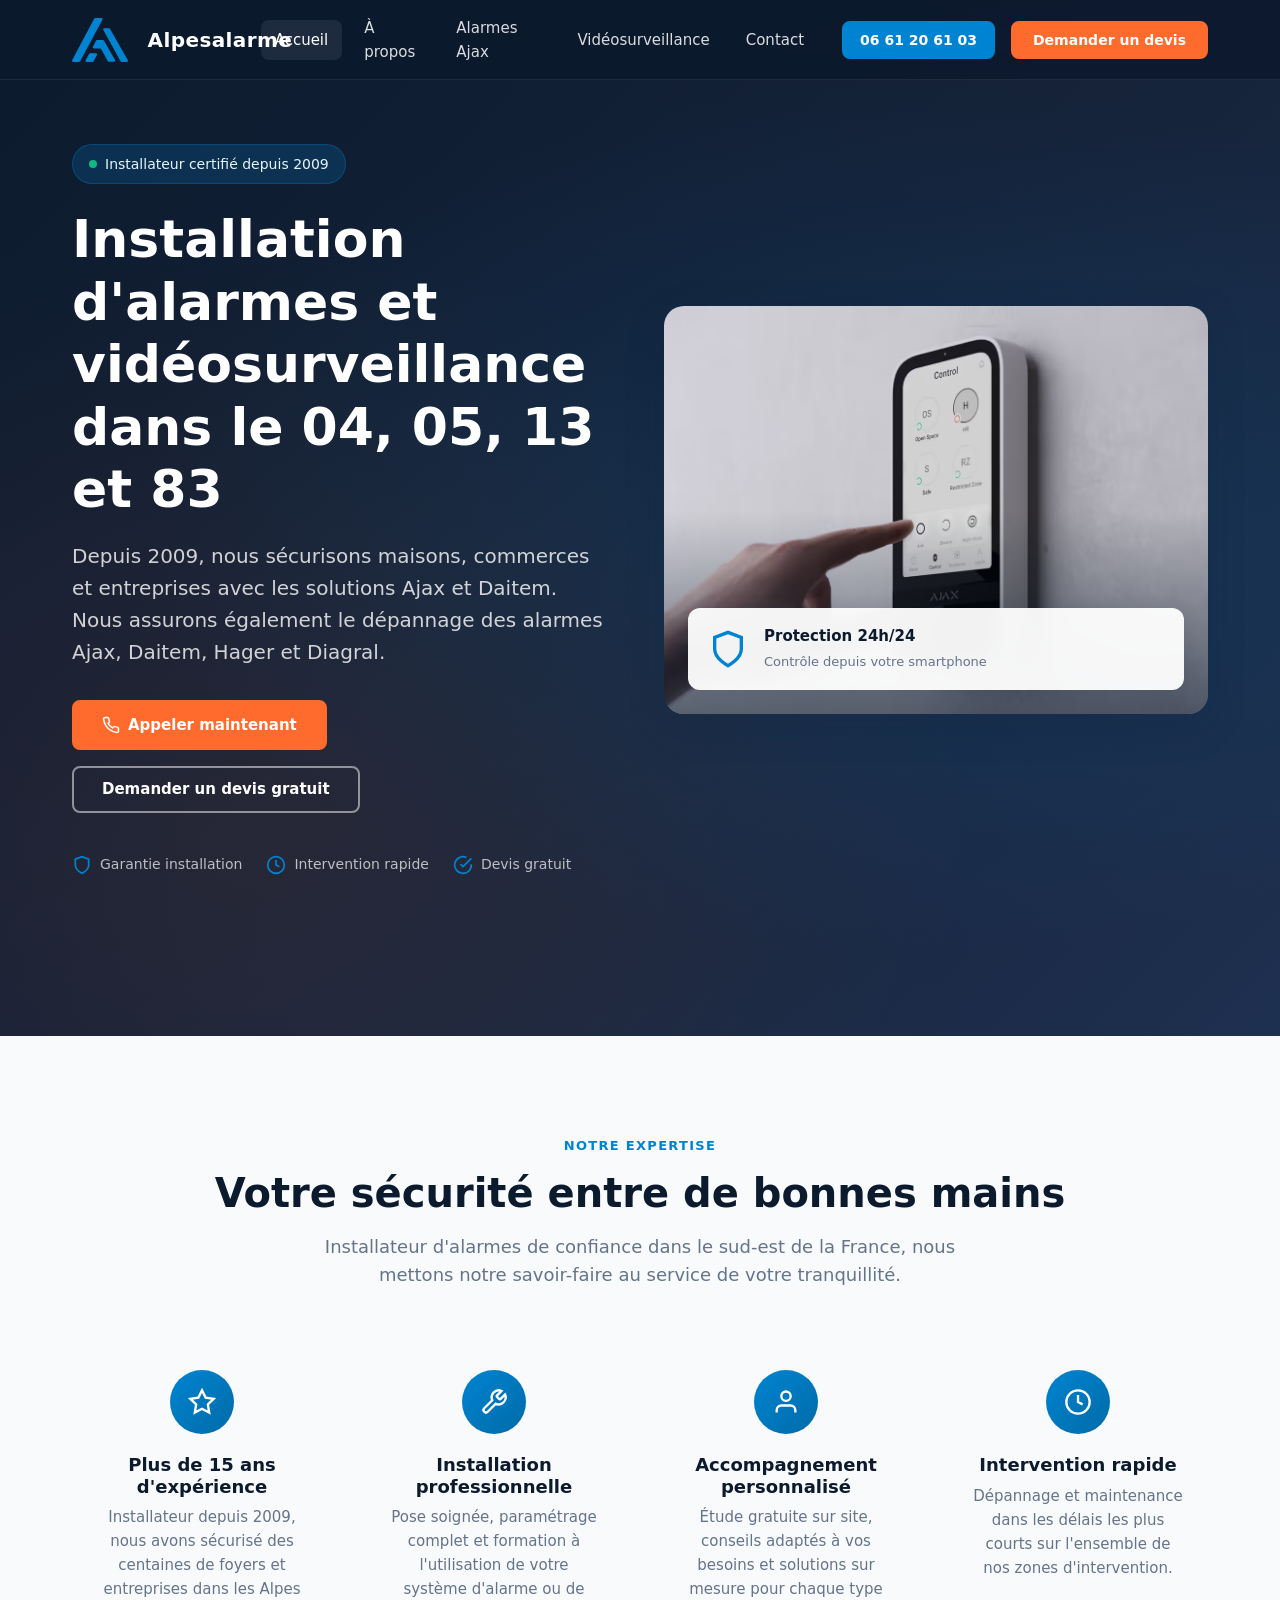
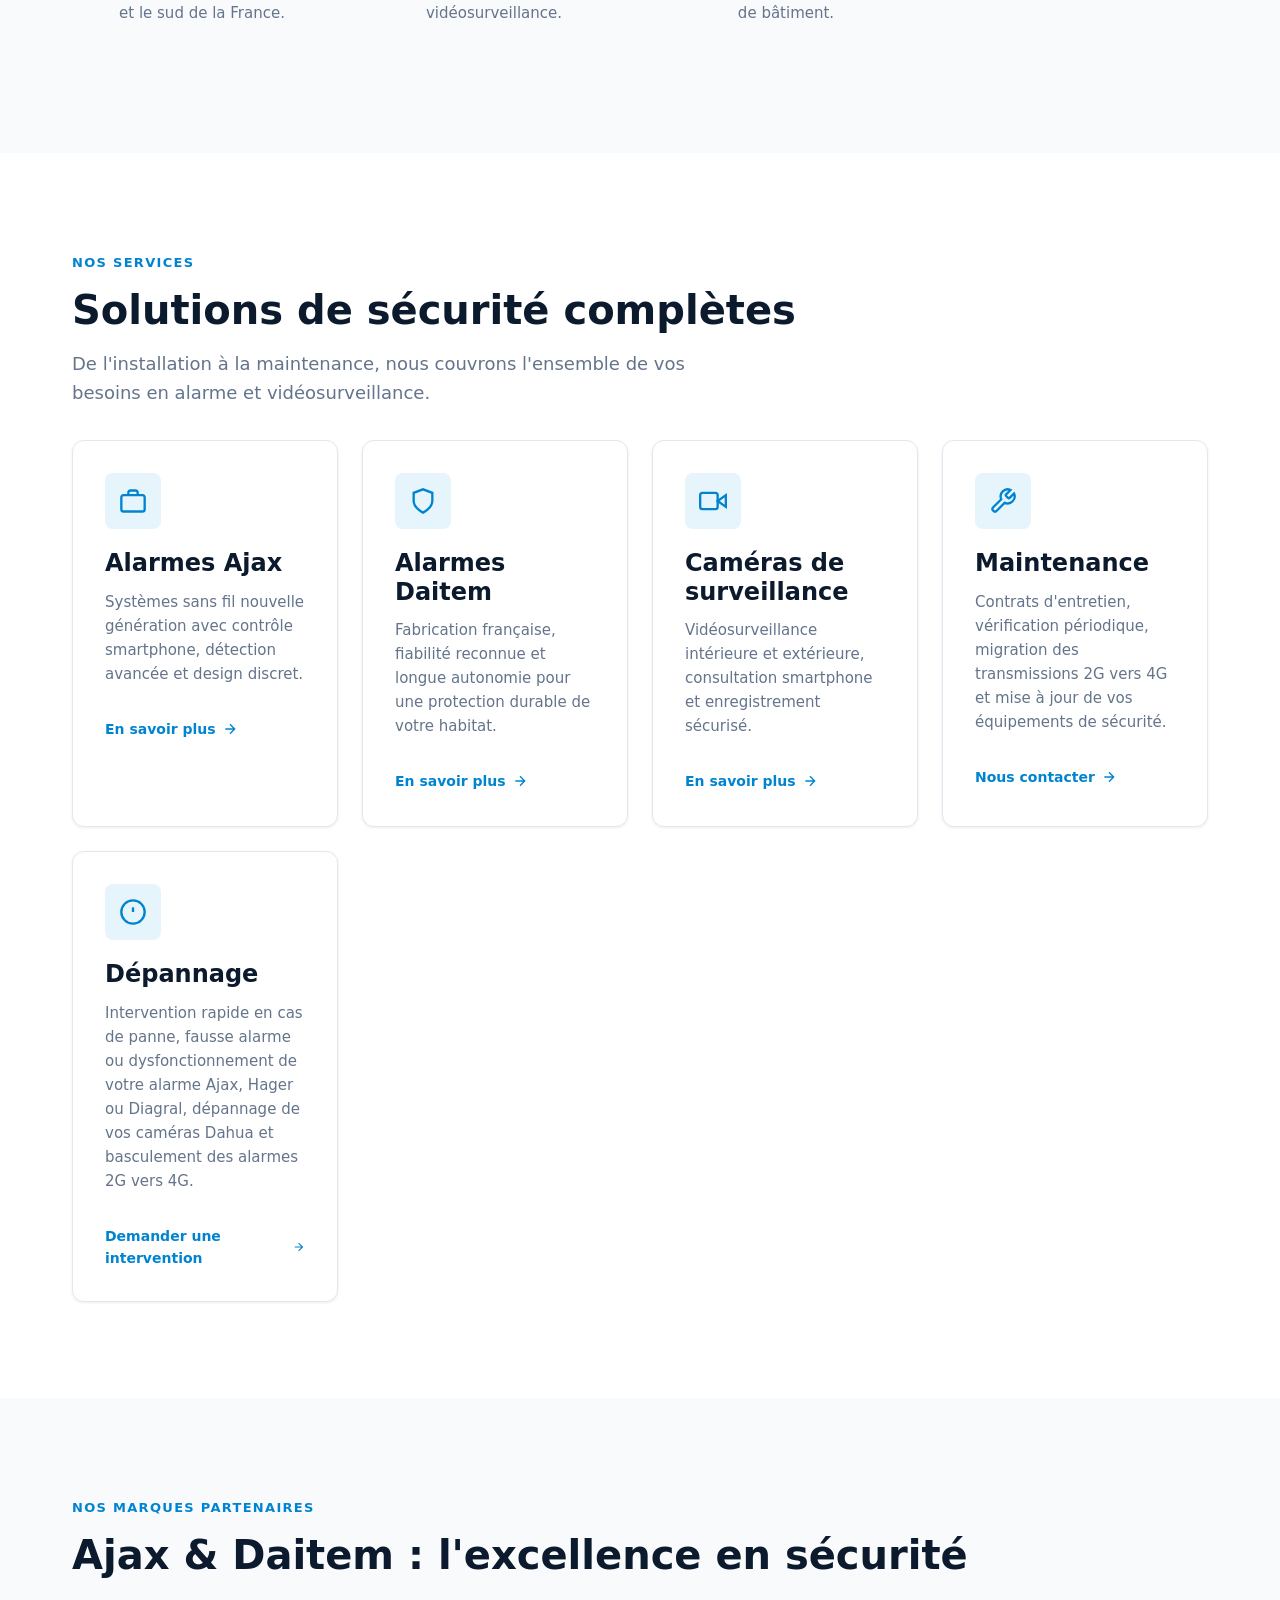
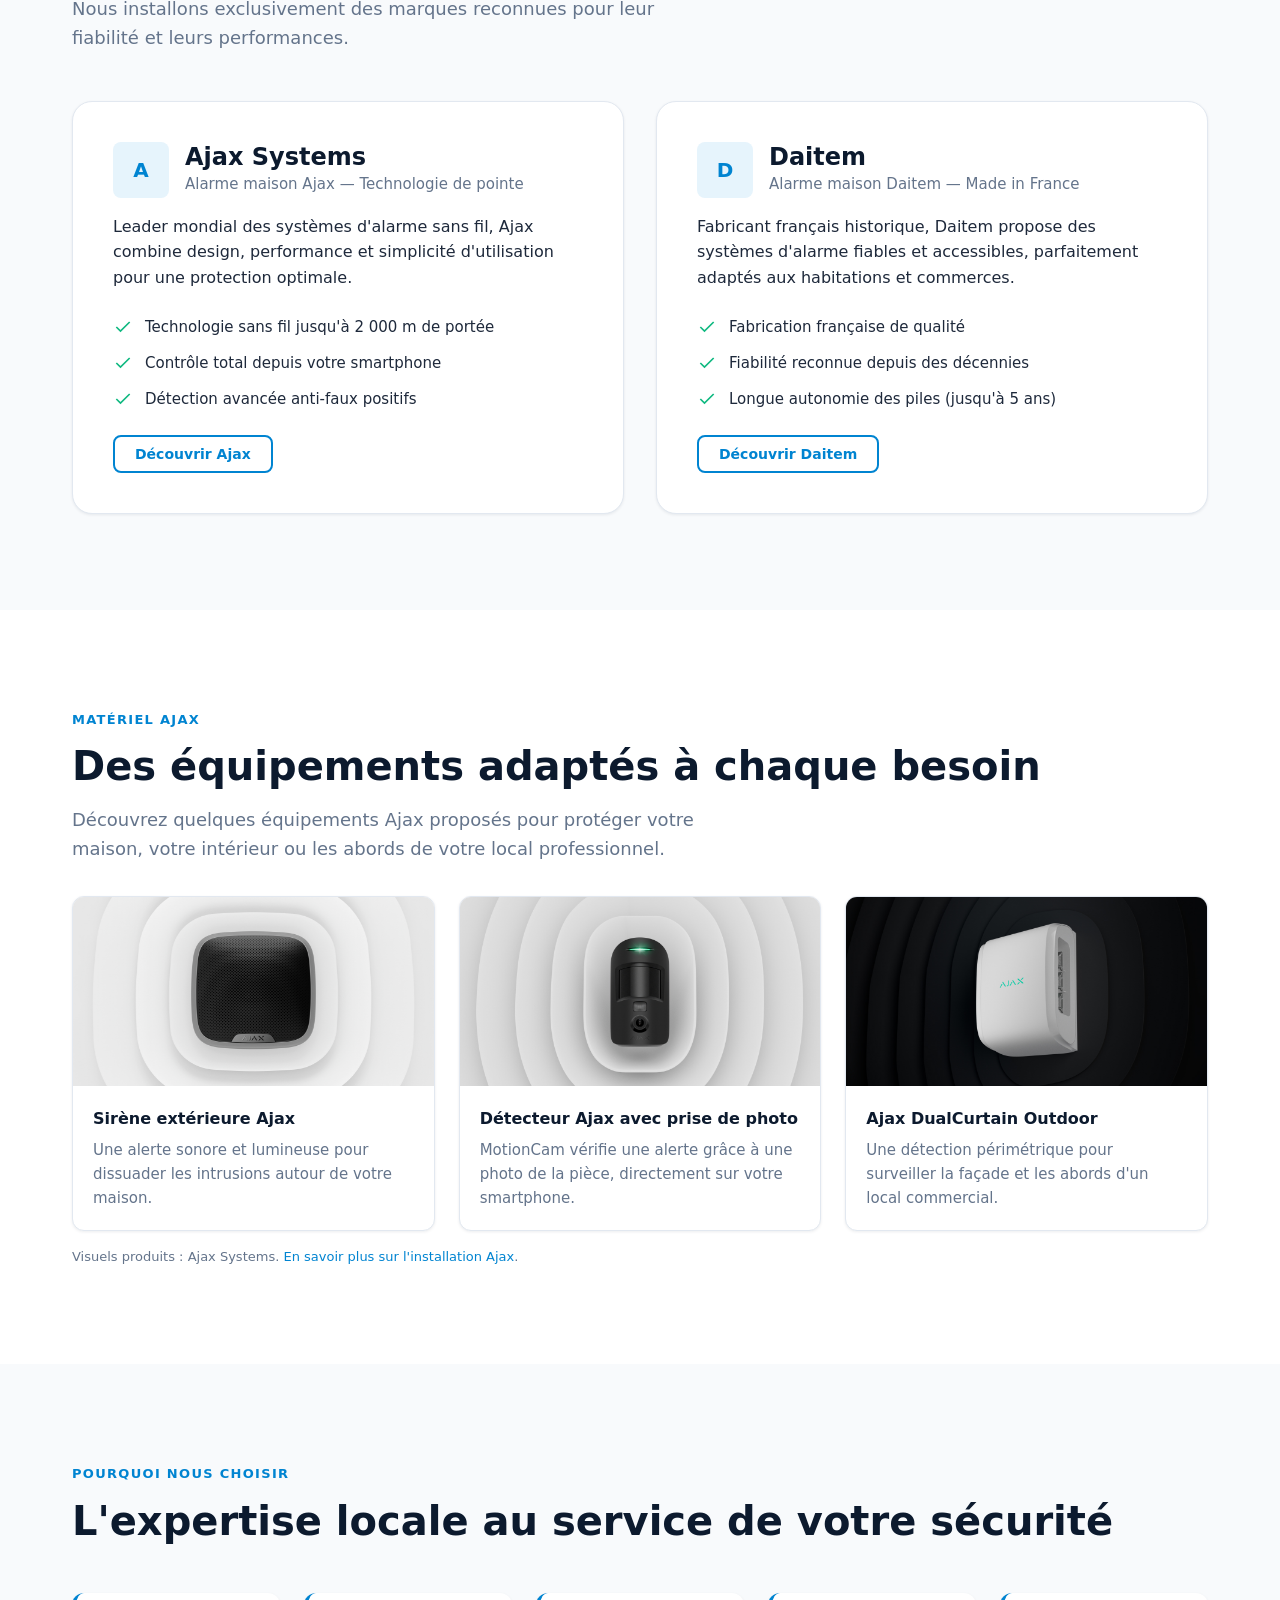
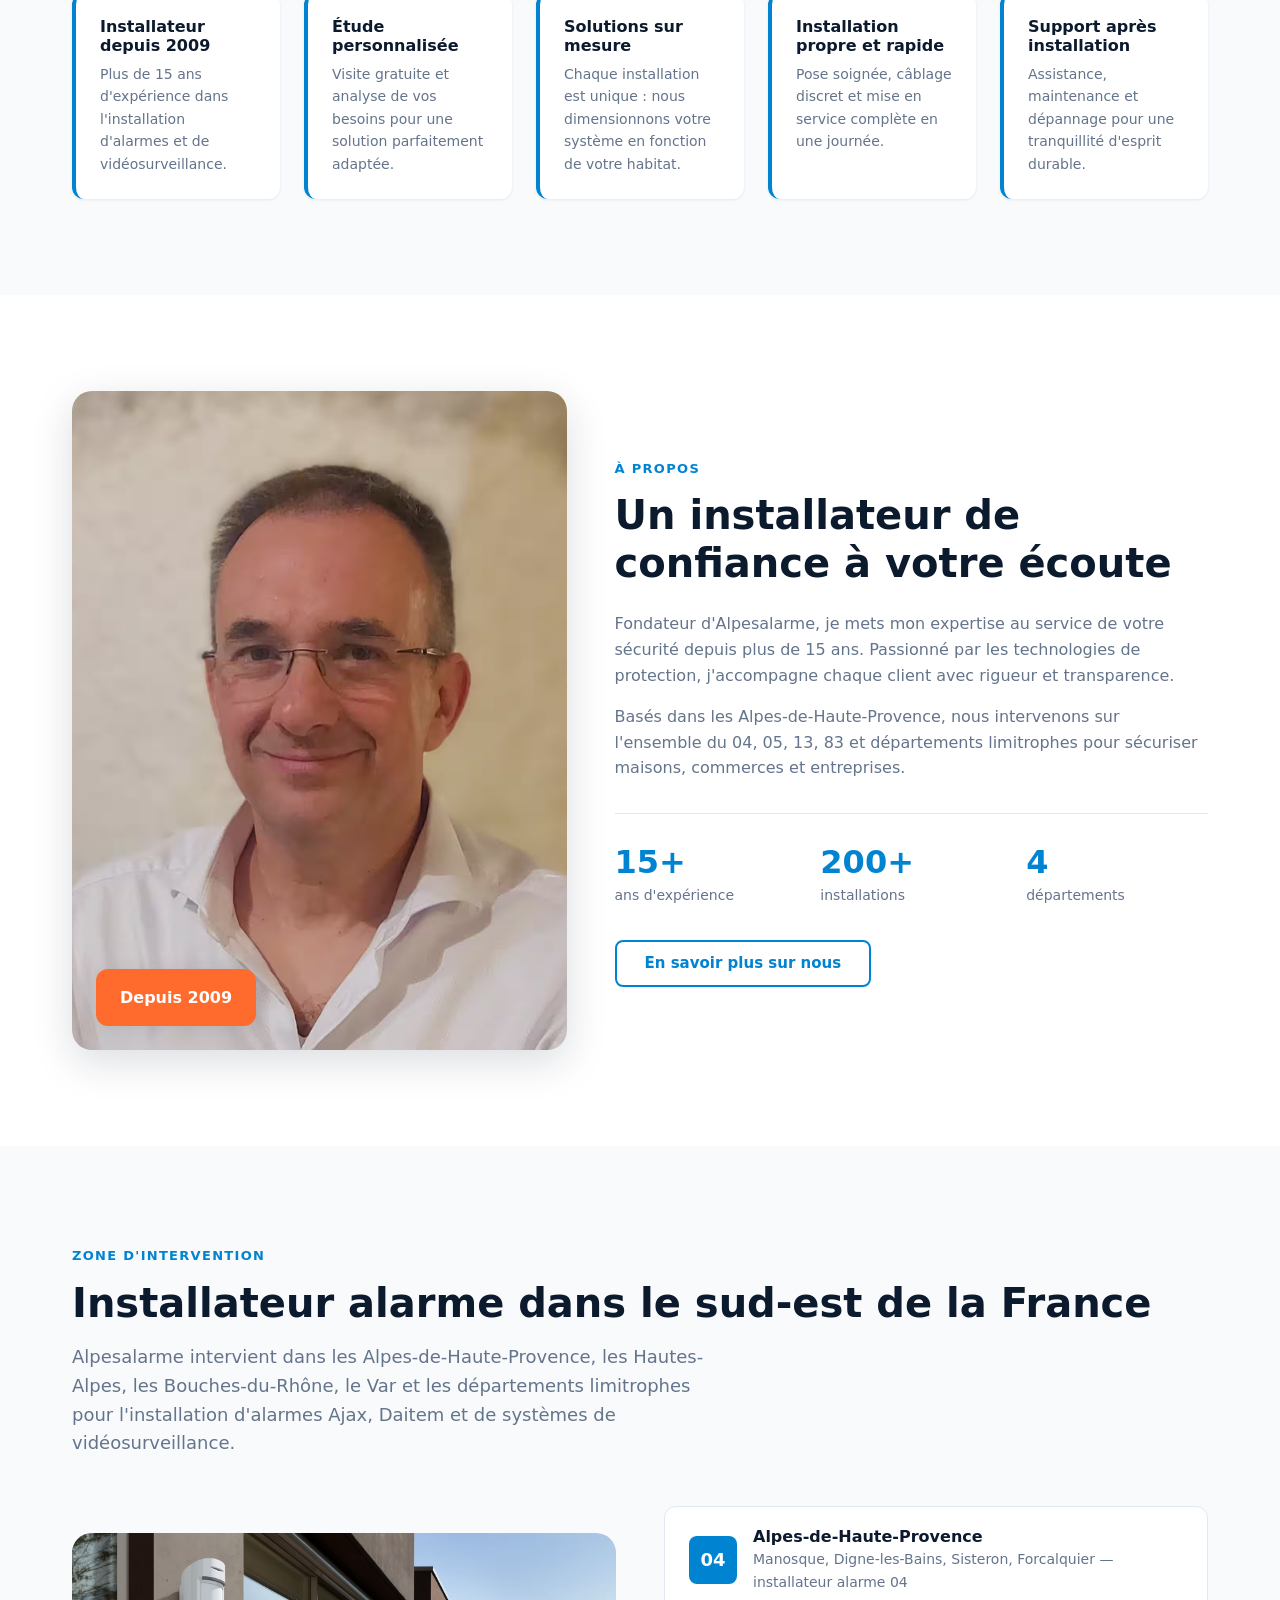
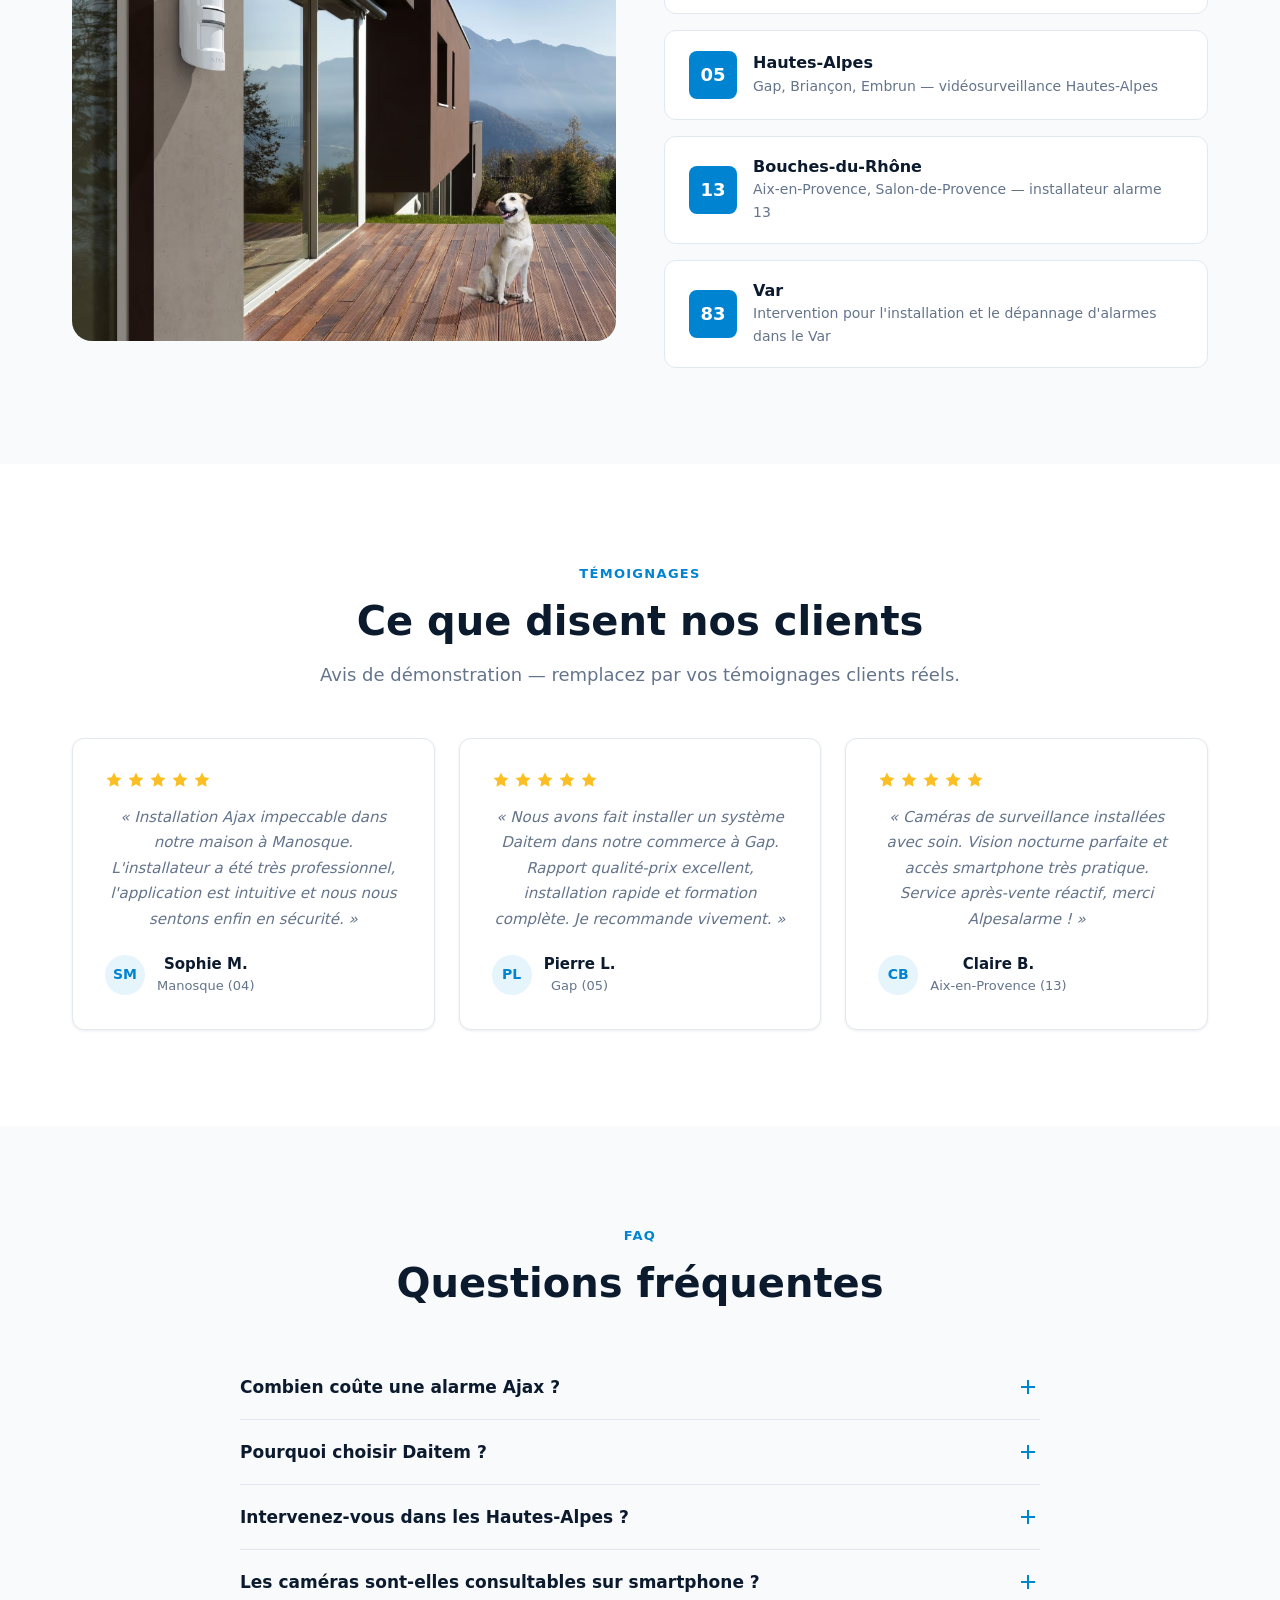
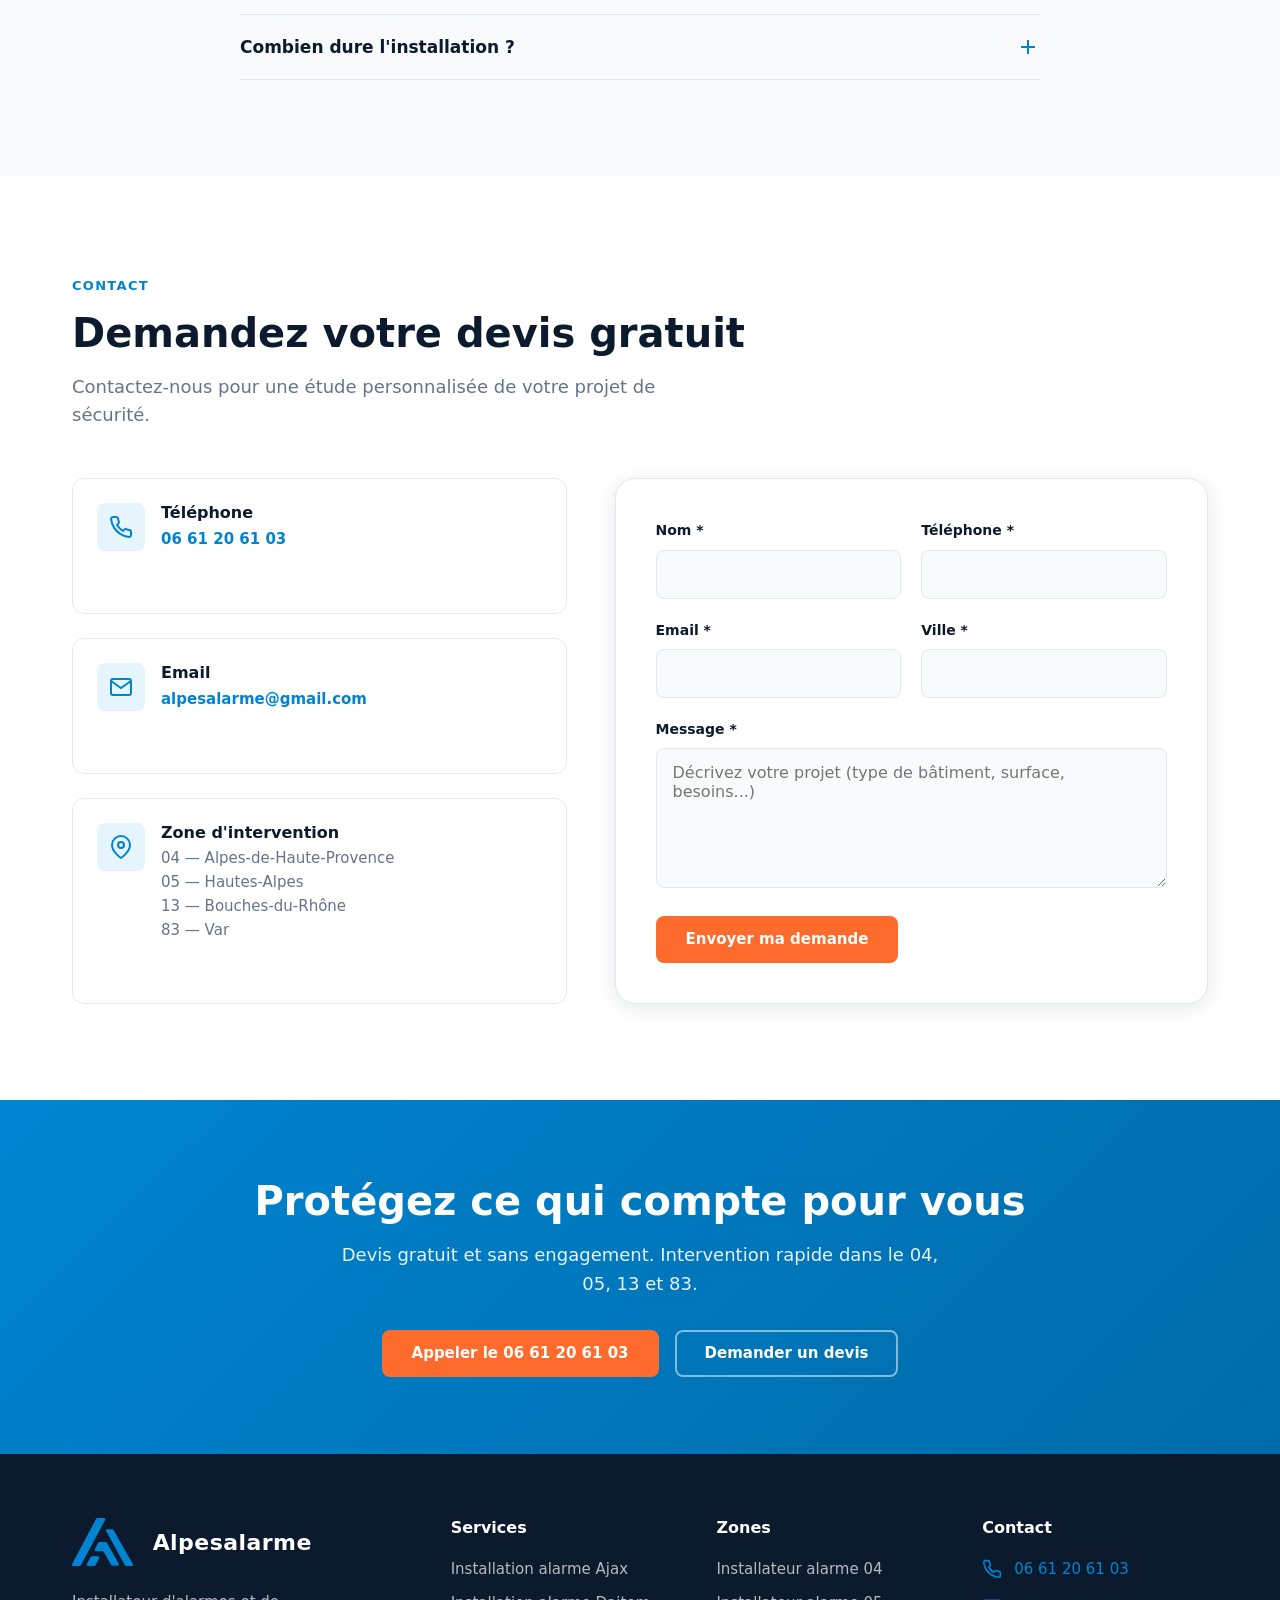
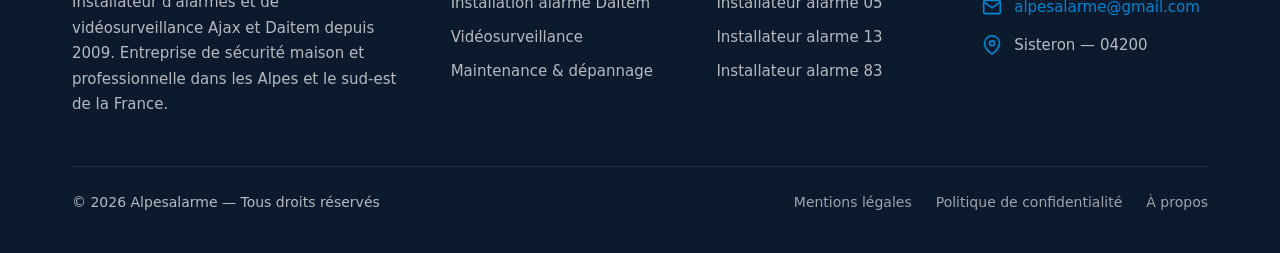
<file: index.html>
<!DOCTYPE html>
<html lang="fr">

<head>
    <meta charset="UTF-8">
    <meta name="viewport" content="width=device-width, initial-scale=1.0">
    <title>Installateur alarme 04, 05, 13, 83 | Ajax & Daitem | Alpesalarme</title>
    <meta name="description"
        content="Alpesalarme, installateur et dépanneur d'alarmes et vidéosurveillance depuis 2009 dans les Alpes-de-Haute-Provence (04), Hautes-Alpes (05), Bouches-du-Rhône (13) et le Var (83). Solutions Ajax, Daitem, Hager et Diagral, dépannage Dahua et basculement 2G vers 4G.">
    <meta name="keywords"
        content="installateur alarme 04, installateur alarme 05, installateur alarme 13, installateur alarme 83, installation alarme Ajax, installation alarme Daitem, dépannage alarme Ajax, dépannage alarme Hager, dépannage alarme Diagral, vidéosurveillance, entreprise sécurité maison">
    <link rel="canonical" href="https://www.alpesalarme.fr/">
    <link rel="icon" href="assets/logo.svg" type="image/svg+xml">
    <meta property="og:type" content="website">
    <meta property="og:title" content="Alpesalarme — Installation d'alarmes et vidéosurveillance">
    <meta property="og:description"
        content="Installateur et dépanneur d'alarmes Ajax, Daitem, Hager et Diagral depuis 2009. Intervention dans le 04, 05, 13, 83 et départements limitrophes.">
    <meta property="og:url" content="https://www.alpesalarme.fr/">
    <meta property="og:image" content="https://www.alpesalarme.fr/assets/hero-security.svg">
    <meta property="og:locale" content="fr_FR">
    <meta name="twitter:card" content="summary_large_image">
    <meta name="twitter:title" content="Alpesalarme — Installateur alarme 04, 05, 13, 83">
    <meta name="twitter:description" content="Sécurisez votre maison ou entreprise avec Ajax et Daitem. Devis gratuit.">
    <link rel="stylesheet" href="css/main.css">
    <script type="application/ld+json">
  {
    "@context": "https://schema.org",
    "@type": "LocalBusiness",
    "name": "Alpesalarme",
    "description": "Installateur et dépanneur d'alarmes et de vidéosurveillance Ajax, Daitem, Hager et Diagral depuis 2009",
    "url": "https://www.alpesalarme.fr",
    "telephone": "+33661206103",
    "email": "alpesalarme@gmail.com",
    "taxID": "51515141300017",
    "foundingDate": "2009",
    "image": "https://www.alpesalarme.fr/assets/logo.svg",
    "priceRange": "€€",
    "address": {
      "@type": "PostalAddress",
      "addressLocality": "Sisteron",
      "postalCode": "04200",
      "addressRegion": "Provence-Alpes-Côte d'Azur",
      "addressCountry": "FR"
    },
    "areaServed": [
      {"@type": "AdministrativeArea", "name": "Alpes-de-Haute-Provence"},
      {"@type": "AdministrativeArea", "name": "Hautes-Alpes"},
      {"@type": "AdministrativeArea", "name": "Bouches-du-Rhône"},
      {"@type": "AdministrativeArea", "name": "Var"}
    ],
    "sameAs": [],
    "openingHoursSpecification": {
      "@type": "OpeningHoursSpecification",
      "dayOfWeek": ["Monday","Tuesday","Wednesday","Thursday","Friday"],
      "opens": "08:00",
      "closes": "18:00"
    }
  }
  </script>
    <script type="application/ld+json">
  {
    "@context": "https://schema.org",
    "@type": "FAQPage",
    "mainEntity": [
      {
        "@type": "Question",
        "name": "Combien coûte une alarme Ajax ?",
        "acceptedAnswer": {
          "@type": "Answer",
          "text": "Le prix d'une alarme Ajax varie selon la surface à protéger, le nombre de détecteurs et les options (caméras, sirène, télécommande). Comptez entre 800 € et 2 500 € pour une installation complète chez un particulier. Alpesalarme réalise une étude gratuite pour vous proposer un devis personnalisé."
        }
      },
      {
        "@type": "Question",
        "name": "Pourquoi choisir Daitem ?",
        "acceptedAnswer": {
          "@type": "Answer",
          "text": "Daitem est un fabricant français reconnu pour la fiabilité de ses systèmes d'alarme filaires et radio. Ses centrales offrent une longue autonomie, une installation simple et un excellent rapport qualité-prix, idéal pour les maisons et commerces."
        }
      },
      {
        "@type": "Question",
        "name": "Intervenez-vous dans les Hautes-Alpes ?",
        "acceptedAnswer": {
          "@type": "Answer",
          "text": "Oui, Alpesalarme intervient dans tout le département des Hautes-Alpes (05) : Gap, Briançon, Embrun, Laragne-Montéglin et communes environnantes. Nous couvrons également les départements limitrophes."
        }
      },
      {
        "@type": "Question",
        "name": "Les caméras sont-elles consultables sur smartphone ?",
        "acceptedAnswer": {
          "@type": "Answer",
          "text": "Oui, nos solutions de vidéosurveillance Ajax et caméras IP permettent la consultation en direct et la lecture des enregistrements depuis votre smartphone, tablette ou ordinateur, où que vous soyez."
        }
      },
      {
        "@type": "Question",
        "name": "Combien dure l'installation ?",
        "acceptedAnswer": {
          "@type": "Answer",
          "text": "Une installation standard d'alarme Ajax ou Daitem pour une maison individuelle prend généralement une demi-journée à une journée. Pour les installations professionnelles ou les systèmes avec vidéosurveillance, comptez 1 à 2 jours selon la complexité."
        }
      }
    ]
  }
  </script>
</head>

<body>
    <a href="#main" class="skip-link">Aller au contenu principal</a>

    <header class="header" role="banner">
        <div class="container header__inner">
            <a href="index.html" class="header__logo" aria-label="Alpesalarme — Accueil">
                <img src="assets/logo.svg" alt="" width="56" height="44">
                <span class="header__logo-name">Alpesalarme</span>
            </a>
            <nav class="header__nav" aria-label="Navigation principale">
                <ul class="header__nav-list">
                    <li><a href="index.html" class="header__nav-link header__nav-link--active">Accueil</a></li>
                    <li><a href="about.html" class="header__nav-link">À propos</a></li>
                    <li><a href="ajax.html" class="header__nav-link">Alarmes Ajax</a></li>
                    <li><a href="videosurveillance.html" class="header__nav-link">Vidéosurveillance</a></li>
                    <li><a href="contact.html" class="header__nav-link">Contact</a></li>
                </ul>
            </nav>
            <div class="header__actions">
                <div class="header__phone">
                    <a href="tel:+33661206103" class="btn btn--phone btn--sm" aria-label="Appeler Alpesalarme">
                        06 61 20 61 03
                    </a>
                </div>
                <a href="contact.html" class="btn btn--primary btn--sm header__cta">Demander un devis</a>
                <button class="header__burger" aria-label="Ouvrir le menu" aria-expanded="false"
                    aria-controls="mobile-nav">
                    <span></span><span></span><span></span>
                </button>
            </div>
        </div>
    </header>

    <nav id="mobile-nav" class="mobile-nav" aria-label="Navigation mobile">
        <ul class="mobile-nav__list">
            <li><a href="index.html" class="mobile-nav__link">Accueil</a></li>
            <li><a href="about.html" class="mobile-nav__link">À propos</a></li>
            <li><a href="ajax.html" class="mobile-nav__link">Alarmes Ajax</a></li>
            <li><a href="daitem.html" class="mobile-nav__link">Alarmes Daitem</a></li>
            <li><a href="videosurveillance.html" class="mobile-nav__link">Vidéosurveillance</a></li>
            <li><a href="installateur-alarme-04.html" class="mobile-nav__link">Installateur 04</a></li>
            <li><a href="installateur-alarme-05.html" class="mobile-nav__link">Installateur 05</a></li>
            <li><a href="installateur-alarme-13.html" class="mobile-nav__link">Installateur 13</a></li>
            <li><a href="installateur-alarme-83.html" class="mobile-nav__link">Installateur 83</a></li>
            <li><a href="contact.html" class="mobile-nav__link">Contact</a></li>
        </ul>
        <div class="mobile-nav__cta">
            <a href="tel:+33661206103" class="btn btn--phone">Appeler le 06 61 20 61 03</a>
            <a href="contact.html" class="btn btn--primary">Demander un devis gratuit</a>
        </div>
    </nav>

    <main id="main">
        <!-- Hero -->
        <section class="hero" aria-labelledby="hero-title">
            <div class="container hero__grid">
                <div class="hero__content reveal">
                    <div class="hero__badge">Installateur certifié depuis 2009</div>
                    <h1 id="hero-title">Installation d'alarmes et vidéosurveillance dans le 04, 05, 13 et 83</h1>
                    <p class="hero__subtitle">Depuis 2009, nous sécurisons maisons, commerces et entreprises avec les
                        solutions Ajax et Daitem. Nous assurons également le dépannage des alarmes Ajax, Daitem, Hager
                        et
                        Diagral.</p>
                    <div class="hero__cta">
                        <a href="tel:+33661206103" class="btn btn--primary">
                            <svg xmlns="http://www.w3.org/2000/svg" viewBox="0 0 24 24" fill="none"
                                stroke="currentColor" stroke-width="2" aria-hidden="true">
                                <path
                                    d="M22 16.92v3a2 2 0 0 1-2.18 2 19.79 19.79 0 0 1-8.63-3.07 19.5 19.5 0 0 1-6-6 19.79 19.79 0 0 1-3.07-8.67A2 2 0 0 1 4.11 2h3a2 2 0 0 1 2 1.72c.127.96.361 1.903.7 2.81a2 2 0 0 1-.45 2.11L8.09 9.91a16 16 0 0 0 6 6l1.27-1.27a2 2 0 0 1 2.11-.45c.907.339 1.85.573 2.81.7A2 2 0 0 1 22 16.92z" />
                            </svg>
                            Appeler maintenant
                        </a>
                        <a href="contact.html" class="btn btn--secondary">Demander un devis gratuit</a>
                    </div>
                    <div class="hero__trust">
                        <div class="hero__trust-item">
                            <svg xmlns="http://www.w3.org/2000/svg" viewBox="0 0 24 24" fill="none"
                                stroke="currentColor" stroke-width="2" aria-hidden="true">
                                <path d="M12 22s8-4 8-10V5l-8-3-8 3v7c0 6 8 10 8 10z" />
                            </svg>
                            Garantie installation
                        </div>
                        <div class="hero__trust-item">
                            <svg xmlns="http://www.w3.org/2000/svg" viewBox="0 0 24 24" fill="none"
                                stroke="currentColor" stroke-width="2" aria-hidden="true">
                                <circle cx="12" cy="12" r="10" />
                                <polyline points="12 6 12 12 16 14" />
                            </svg>
                            Intervention rapide
                        </div>
                        <div class="hero__trust-item">
                            <svg xmlns="http://www.w3.org/2000/svg" viewBox="0 0 24 24" fill="none"
                                stroke="currentColor" stroke-width="2" aria-hidden="true">
                                <path d="M22 11.08V12a10 10 0 1 1-5.93-9.14" />
                                <polyline points="22 4 12 14.01 9 11.01" />
                            </svg>
                            Devis gratuit
                        </div>
                    </div>
                </div>
                <div class="hero__visual reveal">
                    <div class="hero__image-wrapper">
                        <img src="assets/ajax.avif"
                            alt="Installation moderne de système d'alarme et caméra de surveillance Ajax" width="800"
                            height="600" fetchpriority="high">
                        <div class="hero__image-overlay" aria-hidden="true"></div>
                        <div class="hero__floating-card">
                            <svg xmlns="http://www.w3.org/2000/svg" viewBox="0 0 24 24" fill="none"
                                stroke="currentColor" stroke-width="2" aria-hidden="true">
                                <path d="M12 22s8-4 8-10V5l-8-3-8 3v7c0 6 8 10 8 10z" />
                            </svg>
                            <div>
                                <strong>Protection 24h/24</strong>
                                <span>Contrôle depuis votre smartphone</span>
                            </div>
                        </div>
                    </div>
                </div>
            </div>
        </section>

        <!-- Expertise -->
        <section id="expertise" aria-labelledby="expertise-title">
            <div class="container text-center">
                <span class="section-label reveal">Notre expertise</span>
                <h2 id="expertise-title" class="section-title reveal">Votre sécurité entre de bonnes mains</h2>
                <p class="section-intro reveal">Installateur d'alarmes de confiance dans le sud-est de la France, nous
                    mettons notre savoir-faire au service de votre tranquillité.</p>
                <div class="expertise-grid">
                    <article class="expertise-item reveal">
                        <div class="expertise-item__icon" aria-hidden="true">
                            <svg xmlns="http://www.w3.org/2000/svg" viewBox="0 0 24 24" fill="none"
                                stroke="currentColor" stroke-width="2">
                                <path
                                    d="M12 2l3.09 6.26L22 9.27l-5 4.87 1.18 6.88L12 17.77l-6.18 3.25L7 14.14 2 9.27l6.91-1.01L12 2z" />
                            </svg>
                        </div>
                        <h3>Plus de 15 ans d'expérience</h3>
                        <p>Installateur depuis 2009, nous avons sécurisé des centaines de foyers et entreprises dans les
                            Alpes et le sud de la France.</p>
                    </article>
                    <article class="expertise-item reveal">
                        <div class="expertise-item__icon" aria-hidden="true">
                            <svg xmlns="http://www.w3.org/2000/svg" viewBox="0 0 24 24" fill="none"
                                stroke="currentColor" stroke-width="2">
                                <path
                                    d="M14.7 6.3a1 1 0 0 0 0 1.4l1.6 1.6a1 1 0 0 0 1.4 0l3.77-3.77a6 6 0 0 1-7.94 7.94l-6.91 6.91a2.12 2.12 0 0 1-3-3l6.91-6.91a6 6 0 0 1 7.94-7.94l-3.76 3.76z" />
                            </svg>
                        </div>
                        <h3>Installation professionnelle</h3>
                        <p>Pose soignée, paramétrage complet et formation à l'utilisation de votre système d'alarme ou
                            de vidéosurveillance.</p>
                    </article>
                    <article class="expertise-item reveal">
                        <div class="expertise-item__icon" aria-hidden="true">
                            <svg xmlns="http://www.w3.org/2000/svg" viewBox="0 0 24 24" fill="none"
                                stroke="currentColor" stroke-width="2">
                                <path d="M20 21v-2a4 4 0 0 0-4-4H8a4 4 0 0 0-4 4v2" />
                                <circle cx="12" cy="7" r="4" />
                            </svg>
                        </div>
                        <h3>Accompagnement personnalisé</h3>
                        <p>Étude gratuite sur site, conseils adaptés à vos besoins et solutions sur mesure pour chaque
                            type de bâtiment.</p>
                    </article>
                    <article class="expertise-item reveal">
                        <div class="expertise-item__icon" aria-hidden="true">
                            <svg xmlns="http://www.w3.org/2000/svg" viewBox="0 0 24 24" fill="none"
                                stroke="currentColor" stroke-width="2">
                                <circle cx="12" cy="12" r="10" />
                                <polyline points="12 6 12 12 16 14" />
                            </svg>
                        </div>
                        <h3>Intervention rapide</h3>
                        <p>Dépannage et maintenance dans les délais les plus courts sur l'ensemble de nos zones
                            d'intervention.</p>
                    </article>
                </div>
            </div>
        </section>

        <!-- Services -->
        <section id="services" aria-labelledby="services-title">
            <div class="container">
                <span class="section-label reveal">Nos services</span>
                <h2 id="services-title" class="section-title reveal">Solutions de sécurité complètes</h2>
                <p class="section-intro reveal">De l'installation à la maintenance, nous couvrons l'ensemble de vos
                    besoins en alarme et vidéosurveillance.</p>
                <div class="grid grid--3 mt-2">
                    <article class="card reveal">
                        <div class="card__icon" aria-hidden="true">
                            <svg xmlns="http://www.w3.org/2000/svg" viewBox="0 0 24 24" fill="none"
                                stroke="currentColor" stroke-width="2">
                                <rect x="2" y="7" width="20" height="14" rx="2" />
                                <path d="M16 7V5a2 2 0 0 0-2-2h-4a2 2 0 0 0-2 2v2" />
                            </svg>
                        </div>
                        <h3>Alarmes Ajax</h3>
                        <p>Systèmes sans fil nouvelle génération avec contrôle smartphone, détection avancée et design
                            discret.</p>
                        <a href="ajax.html" class="card__link">En savoir plus <svg xmlns="http://www.w3.org/2000/svg"
                                viewBox="0 0 24 24" fill="none" stroke="currentColor" stroke-width="2">
                                <path d="M5 12h14M12 5l7 7-7 7" />
                            </svg></a>
                    </article>
                    <article class="card reveal">
                        <div class="card__icon" aria-hidden="true">
                            <svg xmlns="http://www.w3.org/2000/svg" viewBox="0 0 24 24" fill="none"
                                stroke="currentColor" stroke-width="2">
                                <path d="M12 22s8-4 8-10V5l-8-3-8 3v7c0 6 8 10 8 10z" />
                            </svg>
                        </div>
                        <h3>Alarmes Daitem</h3>
                        <p>Fabrication française, fiabilité reconnue et longue autonomie pour une protection durable de
                            votre habitat.</p>
                        <a href="daitem.html" class="card__link">En savoir plus <svg xmlns="http://www.w3.org/2000/svg"
                                viewBox="0 0 24 24" fill="none" stroke="currentColor" stroke-width="2">
                                <path d="M5 12h14M12 5l7 7-7 7" />
                            </svg></a>
                    </article>
                    <article class="card reveal">
                        <div class="card__icon" aria-hidden="true">
                            <svg xmlns="http://www.w3.org/2000/svg" viewBox="0 0 24 24" fill="none"
                                stroke="currentColor" stroke-width="2">
                                <path d="M23 7l-7 5 7 5V7z" />
                                <rect x="1" y="5" width="15" height="14" rx="2" />
                            </svg>
                        </div>
                        <h3>Caméras de surveillance</h3>
                        <p>Vidéosurveillance intérieure et extérieure, consultation smartphone et enregistrement
                            sécurisé.</p>
                        <a href="videosurveillance.html" class="card__link">En savoir plus <svg
                                xmlns="http://www.w3.org/2000/svg" viewBox="0 0 24 24" fill="none" stroke="currentColor"
                                stroke-width="2">
                                <path d="M5 12h14M12 5l7 7-7 7" />
                            </svg></a>
                    </article>
                    <article class="card reveal">
                        <div class="card__icon" aria-hidden="true">
                            <svg xmlns="http://www.w3.org/2000/svg" viewBox="0 0 24 24" fill="none"
                                stroke="currentColor" stroke-width="2">
                                <path
                                    d="M14.7 6.3a1 1 0 0 0 0 1.4l1.6 1.6a1 1 0 0 0 1.4 0l3.77-3.77a6 6 0 0 1-7.94 7.94l-6.91 6.91a2.12 2.12 0 0 1-3-3l6.91-6.91a6 6 0 0 1 7.94-7.94l-3.76 3.76z" />
                            </svg>
                        </div>
                        <h3>Maintenance</h3>
                        <p>Contrats d'entretien, vérification périodique, migration des transmissions 2G vers 4G et mise
                            à jour de vos équipements de sécurité.
                        </p>
                        <a href="contact.html" class="card__link">Nous contacter <svg xmlns="http://www.w3.org/2000/svg"
                                viewBox="0 0 24 24" fill="none" stroke="currentColor" stroke-width="2">
                                <path d="M5 12h14M12 5l7 7-7 7" />
                            </svg></a>
                    </article>
                    <article class="card reveal">
                        <div class="card__icon" aria-hidden="true">
                            <svg xmlns="http://www.w3.org/2000/svg" viewBox="0 0 24 24" fill="none"
                                stroke="currentColor" stroke-width="2">
                                <circle cx="12" cy="12" r="10" />
                                <line x1="12" y1="8" x2="12" y2="12" />
                                <line x1="12" y1="16" x2="12.01" y2="16" />
                            </svg>
                        </div>
                        <h3>Dépannage</h3>
                        <p>Intervention rapide en cas de panne, fausse alarme ou dysfonctionnement de votre alarme Ajax,
                            Hager ou Diagral, dépannage de vos caméras Dahua et basculement des alarmes 2G vers 4G.</p>
                        <a href="contact.html" class="card__link">Demander une intervention <svg
                                xmlns="http://www.w3.org/2000/svg" viewBox="0 0 24 24" fill="none" stroke="currentColor"
                                stroke-width="2">
                                <path d="M5 12h14M12 5l7 7-7 7" />
                            </svg></a>
                    </article>
                </div>
            </div>
        </section>

        <!-- Marques -->
        <section id="marques" aria-labelledby="marques-title">
            <div class="container">
                <span class="section-label reveal">Nos marques partenaires</span>
                <h2 id="marques-title" class="section-title reveal">Ajax & Daitem : l'excellence en sécurité</h2>
                <p class="section-intro reveal">Nous installons exclusivement des marques reconnues pour leur fiabilité
                    et leurs performances.</p>
                <div class="brands">
                    <article class="brand-card reveal">
                        <div>
                            <div class="brand-card__header">
                                <div class="brand-card__logo" aria-hidden="true">A</div>
                                <div>
                                    <h3>Ajax Systems</h3>
                                    <p style="color:var(--color-gray-600);font-size:0.9375rem;margin:0">Alarme maison
                                        Ajax — Technologie de pointe</p>
                                </div>
                            </div>
                            <p>Leader mondial des systèmes d'alarme sans fil, Ajax combine design, performance et
                                simplicité d'utilisation pour une protection optimale.</p>
                            <ul class="brand-card__features">
                                <li class="brand-card__feature"><svg xmlns="http://www.w3.org/2000/svg"
                                        viewBox="0 0 24 24" fill="none" stroke="currentColor" stroke-width="2">
                                        <polyline points="20 6 9 17 4 12" />
                                    </svg> Technologie sans fil jusqu'à 2 000 m de portée</li>
                                <li class="brand-card__feature"><svg xmlns="http://www.w3.org/2000/svg"
                                        viewBox="0 0 24 24" fill="none" stroke="currentColor" stroke-width="2">
                                        <polyline points="20 6 9 17 4 12" />
                                    </svg> Contrôle total depuis votre smartphone</li>
                                <li class="brand-card__feature"><svg xmlns="http://www.w3.org/2000/svg"
                                        viewBox="0 0 24 24" fill="none" stroke="currentColor" stroke-width="2">
                                        <polyline points="20 6 9 17 4 12" />
                                    </svg> Détection avancée anti-faux positifs</li>
                            </ul>
                            <a href="ajax.html" class="btn btn--outline btn--sm">Découvrir Ajax</a>
                        </div>
                    </article>
                    <article class="brand-card reveal">
                        <div>
                            <div class="brand-card__header">
                                <div class="brand-card__logo" aria-hidden="true">D</div>
                                <div>
                                    <h3>Daitem</h3>
                                    <p style="color:var(--color-gray-600);font-size:0.9375rem;margin:0">Alarme maison
                                        Daitem — Made in France</p>
                                </div>
                            </div>
                            <p>Fabricant français historique, Daitem propose des systèmes d'alarme fiables et
                                accessibles, parfaitement adaptés aux habitations et commerces.</p>
                            <ul class="brand-card__features">
                                <li class="brand-card__feature"><svg xmlns="http://www.w3.org/2000/svg"
                                        viewBox="0 0 24 24" fill="none" stroke="currentColor" stroke-width="2">
                                        <polyline points="20 6 9 17 4 12" />
                                    </svg> Fabrication française de qualité</li>
                                <li class="brand-card__feature"><svg xmlns="http://www.w3.org/2000/svg"
                                        viewBox="0 0 24 24" fill="none" stroke="currentColor" stroke-width="2">
                                        <polyline points="20 6 9 17 4 12" />
                                    </svg> Fiabilité reconnue depuis des décennies</li>
                                <li class="brand-card__feature"><svg xmlns="http://www.w3.org/2000/svg"
                                        viewBox="0 0 24 24" fill="none" stroke="currentColor" stroke-width="2">
                                        <polyline points="20 6 9 17 4 12" />
                                    </svg> Longue autonomie des piles (jusqu'à 5 ans)</li>
                            </ul>
                            <a href="daitem.html" class="btn btn--outline btn--sm">Découvrir Daitem</a>
                        </div>
                    </article>
                </div>
            </div>
        </section>

        <!-- Matériel Ajax -->
        <section id="materiel-ajax" aria-labelledby="materiel-ajax-title">
            <div class="container">
                <span class="section-label reveal">Matériel Ajax</span>
                <h2 id="materiel-ajax-title" class="section-title reveal">Des équipements adaptés à chaque besoin</h2>
                <p class="section-intro reveal">Découvrez quelques équipements Ajax proposés pour protéger votre maison,
                    votre intérieur ou les abords de votre local professionnel.</p>
                <div class="ajax-gallery grid grid--3 mt-2">
                    <figure class="ajax-gallery__item reveal">
                        <img src="assets/ajax-streetsiren.jpg"
                            alt="Sirène extérieure Ajax StreetSiren pour sécuriser une maison" width="1200"
                            height="630" loading="lazy">
                        <figcaption><strong>Sirène extérieure Ajax</strong><span>Une alerte sonore et lumineuse pour
                                dissuader les intrusions autour de votre maison.</span></figcaption>
                    </figure>
                    <figure class="ajax-gallery__item reveal">
                        <img src="assets/ajax-motioncam.jpg"
                            alt="Détecteur de mouvement Ajax MotionCam avec prise de photo pour une pièce" width="1200"
                            height="630" loading="lazy">
                        <figcaption><strong>Détecteur Ajax avec prise de photo</strong><span>MotionCam vérifie une
                                alerte grâce à une photo de la pièce, directement sur votre smartphone.</span></figcaption>
                    </figure>
                    <figure class="ajax-gallery__item reveal">
                        <img src="assets/ajax-dualcurtain.jpg"
                            alt="Détecteur extérieur Ajax DualCurtain Outdoor pour la façade d'un local commercial"
                            width="1200" height="630" loading="lazy">
                        <figcaption><strong>Ajax DualCurtain Outdoor</strong><span>Une détection périmétrique pour
                                surveiller la façade et les abords d'un local commercial.</span></figcaption>
                    </figure>
                </div>
                <p class="ajax-gallery__source">Visuels produits : Ajax Systems. <a href="ajax.html">En savoir plus
                    sur l'installation Ajax</a>.</p>
            </div>
        </section>

        <!-- Pourquoi nous -->
        <section id="pourquoi" aria-labelledby="pourquoi-title">
            <div class="container">
                <span class="section-label reveal">Pourquoi nous choisir</span>
                <h2 id="pourquoi-title" class="section-title reveal">L'expertise locale au service de votre sécurité
                </h2>
                <div class="why-grid">
                    <article class="why-item reveal">
                        <h3>Installateur depuis 2009</h3>
                        <p>Plus de 15 ans d'expérience dans l'installation d'alarmes et de vidéosurveillance.</p>
                    </article>
                    <article class="why-item reveal">
                        <h3>Étude personnalisée</h3>
                        <p>Visite gratuite et analyse de vos besoins pour une solution parfaitement adaptée.</p>
                    </article>
                    <article class="why-item reveal">
                        <h3>Solutions sur mesure</h3>
                        <p>Chaque installation est unique : nous dimensionnons votre système en fonction de votre
                            habitat.</p>
                    </article>
                    <article class="why-item reveal">
                        <h3>Installation propre et rapide</h3>
                        <p>Pose soignée, câblage discret et mise en service complète en une journée.</p>
                    </article>
                    <article class="why-item reveal">
                        <h3>Support après installation</h3>
                        <p>Assistance, maintenance et dépannage pour une tranquillité d'esprit durable.</p>
                    </article>
                </div>
            </div>
        </section>

        <!-- À propos (aperçu) -->
        <section id="apropos" aria-labelledby="apropos-title">
            <div class="container">
                <div class="about-grid">
                    <div class="about__image reveal">
                        <img src="assets/profile.avif"
                            alt="Installateur Alpesalarme — expert en alarmes et vidéosurveillance depuis 2009"
                            width="600" height="800" loading="lazy">
                        <div class="about__badge">Depuis 2009</div>
                    </div>
                    <div class="about__content reveal">
                        <span class="section-label">À propos</span>
                        <h2 id="apropos-title">Un installateur de confiance à votre écoute</h2>
                        <p>Fondateur d'Alpesalarme, je mets mon expertise au service de votre sécurité depuis plus de 15
                            ans. Passionné par les technologies de protection, j'accompagne chaque client avec rigueur
                            et transparence.</p>
                        <p>Basés dans les Alpes-de-Haute-Provence, nous intervenons sur l'ensemble du 04, 05, 13, 83 et
                            départements limitrophes pour sécuriser maisons, commerces et entreprises.</p>
                        <div class="about__stats">
                            <div class="about__stat"><strong>15+</strong><span>ans d'expérience</span></div>
                            <div class="about__stat"><strong>200+</strong><span>installations</span></div>
                            <div class="about__stat"><strong>4</strong><span>départements</span></div>
                        </div>
                        <a href="about.html" class="btn btn--outline mt-2">En savoir plus sur nous</a>
                    </div>
                </div>
            </div>
        </section>

        <!-- Zone d'intervention -->
        <section id="zone" aria-labelledby="zone-title">
            <div class="container">
                <span class="section-label reveal">Zone d'intervention</span>
                <h2 id="zone-title" class="section-title reveal">Installateur alarme dans le sud-est de la France</h2>
                <p class="section-intro reveal">Alpesalarme intervient dans les Alpes-de-Haute-Provence, les
                    Hautes-Alpes, les Bouches-du-Rhône, le Var et les départements limitrophes pour l'installation
                    d'alarmes
                    Ajax, Daitem et de systèmes de vidéosurveillance.</p>
                <div class="zone">
                    <div class="zone__map reveal" aria-hidden="true">
                        <img src="assets/radar.avif" alt="Carte des départements d'intervention : 04, 05, 13 et 83"
                            style="height: 100%; width: auto; object-fit: cover;" loading="lazy">
                    </div>
                    <div class="zone__departments">
                        <a href="installateur-alarme-04.html" class="zone__dept reveal">
                            <span class="zone__dept-code">04</span>
                            <div>
                                <h3>Alpes-de-Haute-Provence</h3>
                                <p>Manosque, Digne-les-Bains, Sisteron, Forcalquier — installateur alarme 04</p>
                            </div>
                        </a>
                        <a href="installateur-alarme-05.html" class="zone__dept reveal">
                            <span class="zone__dept-code">05</span>
                            <div>
                                <h3>Hautes-Alpes</h3>
                                <p>Gap, Briançon, Embrun — vidéosurveillance Hautes-Alpes</p>
                            </div>
                        </a>
                        <a href="installateur-alarme-13.html" class="zone__dept reveal">
                            <span class="zone__dept-code">13</span>
                            <div>
                                <h3>Bouches-du-Rhône</h3>
                                <p>Aix-en-Provence, Salon-de-Provence — installateur alarme 13</p>
                            </div>
                        </a>
                        <a href="installateur-alarme-83.html" class="zone__dept reveal">
                            <span class="zone__dept-code">83</span>
                            <div>
                                <h3>Var</h3>
                                <p>Intervention pour l'installation et le dépannage d'alarmes dans le Var</p>
                            </div>
                        </a>
                    </div>
                </div>
            </div>
            </div>
        </section>

        <!-- Témoignages -->
        <section id="temoignages" aria-labelledby="temoignages-title">
            <div class="container text-center">
                <span class="section-label reveal">Témoignages</span>
                <h2 id="temoignages-title" class="section-title reveal">Ce que disent nos clients</h2>
                <p class="section-intro reveal">Avis de démonstration — remplacez par vos témoignages clients réels.</p>
                <div class="testimonials">
                    <article class="testimonial reveal">
                        <div class="testimonial__stars" aria-label="5 étoiles sur 5">
                            <svg viewBox="0 0 24 24">
                                <polygon
                                    points="12 2 15.09 8.26 22 9.27 17 14.14 18.18 21.02 12 17.77 5.82 21.02 7 14.14 2 9.27 8.91 8.26 12 2" />
                            </svg>
                            <svg viewBox="0 0 24 24">
                                <polygon
                                    points="12 2 15.09 8.26 22 9.27 17 14.14 18.18 21.02 12 17.77 5.82 21.02 7 14.14 2 9.27 8.91 8.26 12 2" />
                            </svg>
                            <svg viewBox="0 0 24 24">
                                <polygon
                                    points="12 2 15.09 8.26 22 9.27 17 14.14 18.18 21.02 12 17.77 5.82 21.02 7 14.14 2 9.27 8.91 8.26 12 2" />
                            </svg>
                            <svg viewBox="0 0 24 24">
                                <polygon
                                    points="12 2 15.09 8.26 22 9.27 17 14.14 18.18 21.02 12 17.77 5.82 21.02 7 14.14 2 9.27 8.91 8.26 12 2" />
                            </svg>
                            <svg viewBox="0 0 24 24">
                                <polygon
                                    points="12 2 15.09 8.26 22 9.27 17 14.14 18.18 21.02 12 17.77 5.82 21.02 7 14.14 2 9.27 8.91 8.26 12 2" />
                            </svg>
                        </div>
                        <p class="testimonial__text">« Installation Ajax impeccable dans notre maison à Manosque.
                            L'installateur a été très professionnel, l'application est intuitive et nous nous sentons
                            enfin en sécurité. »</p>
                        <div class="testimonial__author">
                            <div class="testimonial__avatar" aria-hidden="true">SM</div>
                            <div>
                                <div class="testimonial__name">Sophie M.</div>
                                <div class="testimonial__location">Manosque (04)</div>
                            </div>
                        </div>
                    </article>
                    <article class="testimonial reveal">
                        <div class="testimonial__stars" aria-label="5 étoiles sur 5">
                            <svg viewBox="0 0 24 24">
                                <polygon
                                    points="12 2 15.09 8.26 22 9.27 17 14.14 18.18 21.02 12 17.77 5.82 21.02 7 14.14 2 9.27 8.91 8.26 12 2" />
                            </svg>
                            <svg viewBox="0 0 24 24">
                                <polygon
                                    points="12 2 15.09 8.26 22 9.27 17 14.14 18.18 21.02 12 17.77 5.82 21.02 7 14.14 2 9.27 8.91 8.26 12 2" />
                            </svg>
                            <svg viewBox="0 0 24 24">
                                <polygon
                                    points="12 2 15.09 8.26 22 9.27 17 14.14 18.18 21.02 12 17.77 5.82 21.02 7 14.14 2 9.27 8.91 8.26 12 2" />
                            </svg>
                            <svg viewBox="0 0 24 24">
                                <polygon
                                    points="12 2 15.09 8.26 22 9.27 17 14.14 18.18 21.02 12 17.77 5.82 21.02 7 14.14 2 9.27 8.91 8.26 12 2" />
                            </svg>
                            <svg viewBox="0 0 24 24">
                                <polygon
                                    points="12 2 15.09 8.26 22 9.27 17 14.14 18.18 21.02 12 17.77 5.82 21.02 7 14.14 2 9.27 8.91 8.26 12 2" />
                            </svg>
                        </div>
                        <p class="testimonial__text">« Nous avons fait installer un système Daitem dans notre commerce à
                            Gap. Rapport qualité-prix excellent, installation rapide et formation complète. Je
                            recommande vivement. »</p>
                        <div class="testimonial__author">
                            <div class="testimonial__avatar" aria-hidden="true">PL</div>
                            <div>
                                <div class="testimonial__name">Pierre L.</div>
                                <div class="testimonial__location">Gap (05)</div>
                            </div>
                        </div>
                    </article>
                    <article class="testimonial reveal">
                        <div class="testimonial__stars" aria-label="5 étoiles sur 5">
                            <svg viewBox="0 0 24 24">
                                <polygon
                                    points="12 2 15.09 8.26 22 9.27 17 14.14 18.18 21.02 12 17.77 5.82 21.02 7 14.14 2 9.27 8.91 8.26 12 2" />
                            </svg>
                            <svg viewBox="0 0 24 24">
                                <polygon
                                    points="12 2 15.09 8.26 22 9.27 17 14.14 18.18 21.02 12 17.77 5.82 21.02 7 14.14 2 9.27 8.91 8.26 12 2" />
                            </svg>
                            <svg viewBox="0 0 24 24">
                                <polygon
                                    points="12 2 15.09 8.26 22 9.27 17 14.14 18.18 21.02 12 17.77 5.82 21.02 7 14.14 2 9.27 8.91 8.26 12 2" />
                            </svg>
                            <svg viewBox="0 0 24 24">
                                <polygon
                                    points="12 2 15.09 8.26 22 9.27 17 14.14 18.18 21.02 12 17.77 5.82 21.02 7 14.14 2 9.27 8.91 8.26 12 2" />
                            </svg>
                            <svg viewBox="0 0 24 24">
                                <polygon
                                    points="12 2 15.09 8.26 22 9.27 17 14.14 18.18 21.02 12 17.77 5.82 21.02 7 14.14 2 9.27 8.91 8.26 12 2" />
                            </svg>
                        </div>
                        <p class="testimonial__text">« Caméras de surveillance installées avec soin. Vision nocturne
                            parfaite et accès smartphone très pratique. Service après-vente réactif, merci Alpesalarme !
                            »</p>
                        <div class="testimonial__author">
                            <div class="testimonial__avatar" aria-hidden="true">CB</div>
                            <div>
                                <div class="testimonial__name">Claire B.</div>
                                <div class="testimonial__location">Aix-en-Provence (13)</div>
                            </div>
                        </div>
                    </article>
                </div>
            </div>
        </section>

        <!-- FAQ -->
        <section id="faq" aria-labelledby="faq-title">
            <div class="container">
                <div class="text-center">
                    <span class="section-label reveal">FAQ</span>
                    <h2 id="faq-title" class="section-title reveal">Questions fréquentes</h2>
                </div>
                <div class="faq" role="list">
                    <div class="faq__item reveal" role="listitem">
                        <button class="faq__question" aria-expanded="false">Combien coûte une alarme Ajax ?<svg
                                class="faq__icon" xmlns="http://www.w3.org/2000/svg" viewBox="0 0 24 24" fill="none"
                                stroke="currentColor" stroke-width="2" aria-hidden="true">
                                <line x1="12" y1="5" x2="12" y2="19" />
                                <line x1="5" y1="12" x2="19" y2="12" />
                            </svg></button>
                        <div class="faq__answer">
                            <p>Le prix d'une alarme Ajax varie selon la surface à protéger, le nombre de détecteurs et
                                les options (caméras, sirène, télécommande). Comptez entre 800 € et 2 500 € pour une
                                installation complète chez un particulier. Alpesalarme réalise une étude gratuite pour
                                vous proposer un devis personnalisé.</p>
                        </div>
                    </div>
                    <div class="faq__item reveal" role="listitem">
                        <button class="faq__question" aria-expanded="false">Pourquoi choisir Daitem ?<svg
                                class="faq__icon" xmlns="http://www.w3.org/2000/svg" viewBox="0 0 24 24" fill="none"
                                stroke="currentColor" stroke-width="2" aria-hidden="true">
                                <line x1="12" y1="5" x2="12" y2="19" />
                                <line x1="5" y1="12" x2="19" y2="12" />
                            </svg></button>
                        <div class="faq__answer">
                            <p>Daitem est un fabricant français reconnu pour la fiabilité de ses systèmes d'alarme
                                filaires et radio. Ses centrales offrent une longue autonomie, une installation simple
                                et un excellent rapport qualité-prix, idéal pour les maisons et commerces.</p>
                        </div>
                    </div>
                    <div class="faq__item reveal" role="listitem">
                        <button class="faq__question" aria-expanded="false">Intervenez-vous dans les Hautes-Alpes ?<svg
                                class="faq__icon" xmlns="http://www.w3.org/2000/svg" viewBox="0 0 24 24" fill="none"
                                stroke="currentColor" stroke-width="2" aria-hidden="true">
                                <line x1="12" y1="5" x2="12" y2="19" />
                                <line x1="5" y1="12" x2="19" y2="12" />
                            </svg></button>
                        <div class="faq__answer">
                            <p>Oui, Alpesalarme intervient dans tout le département des Hautes-Alpes (05) : Gap,
                                Briançon, Embrun, Laragne-Montéglin et communes environnantes. <a
                                    href="installateur-alarme-05.html">En savoir plus sur nos interventions dans le
                                    05</a>.</p>
                        </div>
                    </div>
                    <div class="faq__item reveal" role="listitem">
                        <button class="faq__question" aria-expanded="false">Les caméras sont-elles consultables sur
                            smartphone ?<svg class="faq__icon" xmlns="http://www.w3.org/2000/svg" viewBox="0 0 24 24"
                                fill="none" stroke="currentColor" stroke-width="2" aria-hidden="true">
                                <line x1="12" y1="5" x2="12" y2="19" />
                                <line x1="5" y1="12" x2="19" y2="12" />
                            </svg></button>
                        <div class="faq__answer">
                            <p>Oui, nos solutions de vidéosurveillance Ajax et caméras IP permettent la consultation en
                                direct et la lecture des enregistrements depuis votre smartphone, tablette ou
                                ordinateur, où que vous soyez.</p>
                        </div>
                    </div>
                    <div class="faq__item reveal" role="listitem">
                        <button class="faq__question" aria-expanded="false">Combien dure l'installation ?<svg
                                class="faq__icon" xmlns="http://www.w3.org/2000/svg" viewBox="0 0 24 24" fill="none"
                                stroke="currentColor" stroke-width="2" aria-hidden="true">
                                <line x1="12" y1="5" x2="12" y2="19" />
                                <line x1="5" y1="12" x2="19" y2="12" />
                            </svg></button>
                        <div class="faq__answer">
                            <p>Une installation standard d'alarme Ajax ou Daitem pour une maison individuelle prend
                                généralement une demi-journée à une journée. Pour les installations professionnelles ou
                                les systèmes avec vidéosurveillance, comptez 1 à 2 jours selon la complexité.</p>
                        </div>
                    </div>
                </div>
            </div>
        </section>

        <!-- Contact -->
        <section id="contact" aria-labelledby="contact-title">
            <div class="container">
                <span class="section-label reveal">Contact</span>
                <h2 id="contact-title" class="section-title reveal">Demandez votre devis gratuit</h2>
                <p class="section-intro reveal">Contactez-nous pour une étude personnalisée de votre projet de sécurité.
                </p>
                <div class="contact-grid">
                    <div class="contact__info">
                        <div class="contact__item reveal">
                            <div class="contact__item-icon" aria-hidden="true">
                                <svg xmlns="http://www.w3.org/2000/svg" viewBox="0 0 24 24" fill="none"
                                    stroke="currentColor" stroke-width="2">
                                    <path
                                        d="M22 16.92v3a2 2 0 0 1-2.18 2 19.79 19.79 0 0 1-8.63-3.07 19.5 19.5 0 0 1-6-6 19.79 19.79 0 0 1-3.07-8.67A2 2 0 0 1 4.11 2h3a2 2 0 0 1 2 1.72c.127.96.361 1.903.7 2.81a2 2 0 0 1-.45 2.11L8.09 9.91a16 16 0 0 0 6 6l1.27-1.27a2 2 0 0 1 2.11-.45c.907.339 1.85.573 2.81.7A2 2 0 0 1 22 16.92z" />
                                </svg>
                            </div>
                            <div>
                                <h3>Téléphone</h3>
                                <a href="tel:+33661206103">06 61 20 61 03</a>
                            </div>
                        </div>
                        <div class="contact__item reveal">
                            <div class="contact__item-icon" aria-hidden="true">
                                <svg xmlns="http://www.w3.org/2000/svg" viewBox="0 0 24 24" fill="none"
                                    stroke="currentColor" stroke-width="2">
                                    <path
                                        d="M4 4h16c1.1 0 2 .9 2 2v12c0 1.1-.9 2-2 2H4c-1.1 0-2-.9-2-2V6c0-1.1.9-2 2-2z" />
                                    <polyline points="22,6 12,13 2,6" />
                                </svg>
                            </div>
                            <div>
                                <h3>Email</h3>
                                <a href="mailto:alpesalarme@gmail.com">alpesalarme@gmail.com</a>
                            </div>
                        </div>
                        <div class="contact__item reveal">
                            <div class="contact__item-icon" aria-hidden="true">
                                <svg xmlns="http://www.w3.org/2000/svg" viewBox="0 0 24 24" fill="none"
                                    stroke="currentColor" stroke-width="2">
                                    <path d="M21 10c0 7-9 13-9 13s-9-6-9-13a9 9 0 0 1 18 0z" />
                                    <circle cx="12" cy="10" r="3" />
                                </svg>
                            </div>
                            <div>
                                <h3>Zone d'intervention</h3>
                                <p>04 — Alpes-de-Haute-Provence<br>05 — Hautes-Alpes<br>13 — Bouches-du-Rhône<br>83 —
                                    Var</p>
                            </div>
                        </div>
                    </div>
                    <form class="form contact-form reveal" action="https://formspree.io/f/xzzkjnpq" method="post"
                        novalidate>
                        <div class="form__success" role="status" aria-live="polite"></div>
                        <div class="form__row">
                            <div class="form__group">
                                <label class="form__label" for="name">Nom *</label>
                                <input class="form__input" type="text" id="name" name="name" required
                                    autocomplete="name">
                            </div>
                            <div class="form__group">
                                <label class="form__label" for="phone">Téléphone *</label>
                                <input class="form__input" type="tel" id="phone" name="phone" required
                                    autocomplete="tel">
                            </div>
                        </div>
                        <div class="form__row">
                            <div class="form__group">
                                <label class="form__label" for="email">Email *</label>
                                <input class="form__input" type="email" id="email" name="email" required
                                    autocomplete="email">
                            </div>
                            <div class="form__group">
                                <label class="form__label" for="city">Ville *</label>
                                <input class="form__input" type="text" id="city" name="city" required>
                            </div>
                        </div>
                        <div class="form__group">
                            <label class="form__label" for="message">Message *</label>
                            <textarea class="form__textarea" id="message" name="message" required
                                placeholder="Décrivez votre projet (type de bâtiment, surface, besoins...)"></textarea>
                        </div>
                        <button type="submit" class="btn btn--primary">Envoyer ma demande</button>
                    </form>
                </div>
            </div>
        </section>

        <!-- CTA -->
        <section class="cta-banner" aria-labelledby="cta-title">
            <div class="container">
                <h2 id="cta-title">Protégez ce qui compte pour vous</h2>
                <p>Devis gratuit et sans engagement. Intervention rapide dans le 04, 05, 13 et 83.</p>
                <div class="cta-banner__actions">
                    <a href="tel:+33661206103" class="btn btn--primary">Appeler le 06 61 20 61 03</a>
                    <a href="contact.html" class="btn btn--secondary">Demander un devis</a>
                </div>
            </div>
        </section>
    </main>

    <footer class="footer" role="contentinfo">
        <div class="container">
            <div class="footer__grid">
                <div class="footer__brand">
                    <div class="footer__brand-logo">
                        <img src="assets/logo.svg" alt="" width="56" height="44" loading="lazy">
                        <span class="footer__brand-name">Alpesalarme</span>
                    </div>
                    <p>Installateur d'alarmes et de vidéosurveillance Ajax et Daitem depuis 2009. Entreprise de sécurité
                        maison et professionnelle dans les Alpes et le sud-est de la France.</p>
                </div>
                <div>
                    <h4>Services</h4>
                    <nav class="footer__links" aria-label="Liens services">
                        <a href="ajax.html">Installation alarme Ajax</a>
                        <a href="daitem.html">Installation alarme Daitem</a>
                        <a href="videosurveillance.html">Vidéosurveillance</a>
                        <a href="contact.html">Maintenance & dépannage</a>
                    </nav>
                </div>
                <div>
                    <h4>Zones</h4>
                    <nav class="footer__links" aria-label="Liens zones">
                        <a href="installateur-alarme-04.html">Installateur alarme 04</a>
                        <a href="installateur-alarme-05.html">Installateur alarme 05</a>
                        <a href="installateur-alarme-13.html">Installateur alarme 13</a>
                        <a href="installateur-alarme-83.html">Installateur alarme 83</a>
                    </nav>
                </div>
                <div>
                    <h4>Contact</h4>
                    <div class="footer__contact-item">
                        <svg xmlns="http://www.w3.org/2000/svg" viewBox="0 0 24 24" fill="none" stroke="currentColor"
                            stroke-width="2" aria-hidden="true">
                            <path
                                d="M22 16.92v3a2 2 0 0 1-2.18 2 19.79 19.79 0 0 1-8.63-3.07 19.5 19.5 0 0 1-6-6 19.79 19.79 0 0 1-3.07-8.67A2 2 0 0 1 4.11 2h3a2 2 0 0 1 2 1.72c.127.96.361 1.903.7 2.81a2 2 0 0 1-.45 2.11L8.09 9.91a16 16 0 0 0 6 6l1.27-1.27a2 2 0 0 1 2.11-.45c.907.339 1.85.573 2.81.7A2 2 0 0 1 22 16.92z" />
                        </svg>
                        <a href="tel:+33661206103">06 61 20 61 03</a>
                    </div>
                    <div class="footer__contact-item">
                        <svg xmlns="http://www.w3.org/2000/svg" viewBox="0 0 24 24" fill="none" stroke="currentColor"
                            stroke-width="2" aria-hidden="true">
                            <path d="M4 4h16c1.1 0 2 .9 2 2v12c0 1.1-.9 2-2 2H4c-1.1 0-2-.9-2-2V6c0-1.1.9-2 2-2z" />
                            <polyline points="22,6 12,13 2,6" />
                        </svg>
                        <a href="mailto:alpesalarme@gmail.com">alpesalarme@gmail.com</a>
                    </div>
                    <div class="footer__contact-item">
                        <svg xmlns="http://www.w3.org/2000/svg" viewBox="0 0 24 24" fill="none" stroke="currentColor"
                            stroke-width="2" aria-hidden="true">
                            <path d="M21 10c0 7-9 13-9 13s-9-6-9-13a9 9 0 0 1 18 0z" />
                            <circle cx="12" cy="10" r="3" />
                        </svg>
                        <span>Sisteron — 04200</span>
                    </div>
                </div>
            </div>
            <div class="footer__bottom">
                <p>&copy; 2026 Alpesalarme — Tous droits réservés</p>
                <nav class="footer__legal" aria-label="Liens légaux">
                    <a href="mentions-legales.html">Mentions légales</a>
                    <a href="politique-confidentialite.html">Politique de confidentialité</a>
                    <a href="about.html">À propos</a>
                </nav>
            </div>
        </div>
    </footer>

    <script src="js/main.js" defer></script>
</body>

</html>
</file>
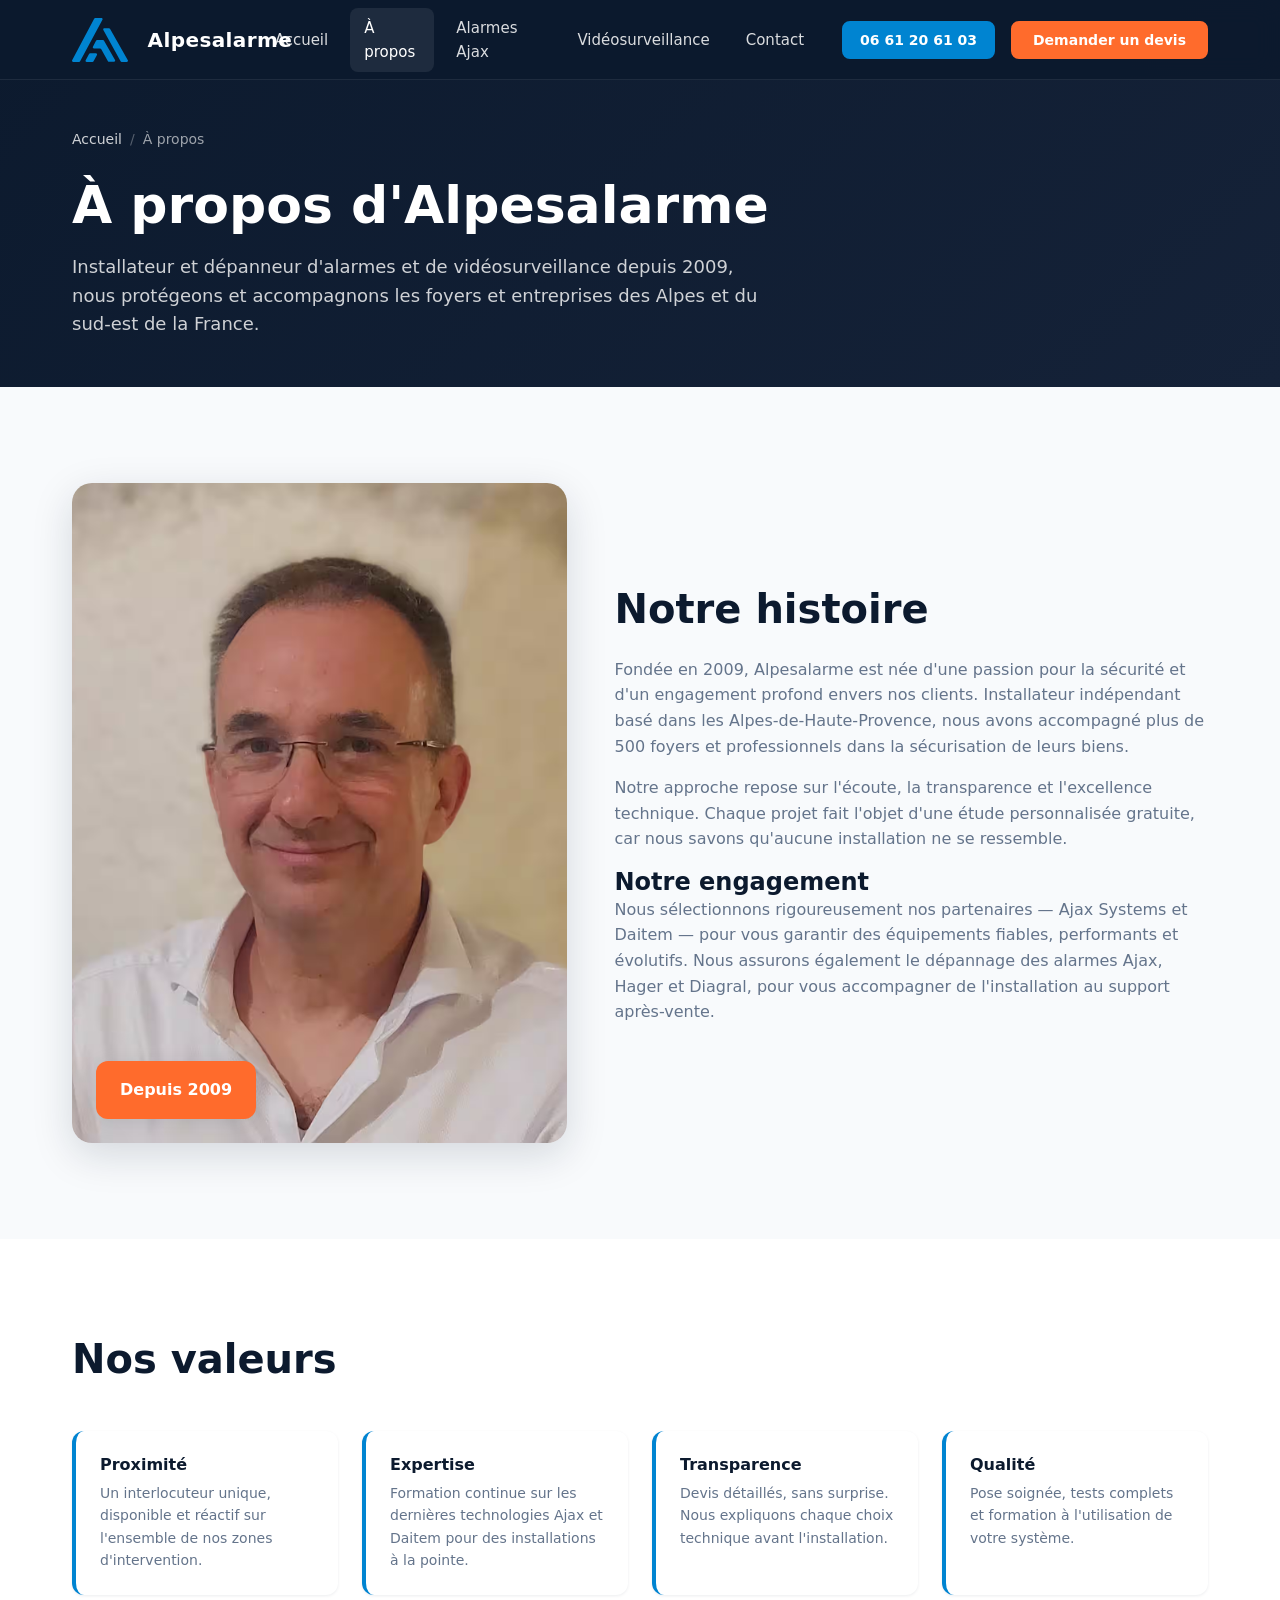
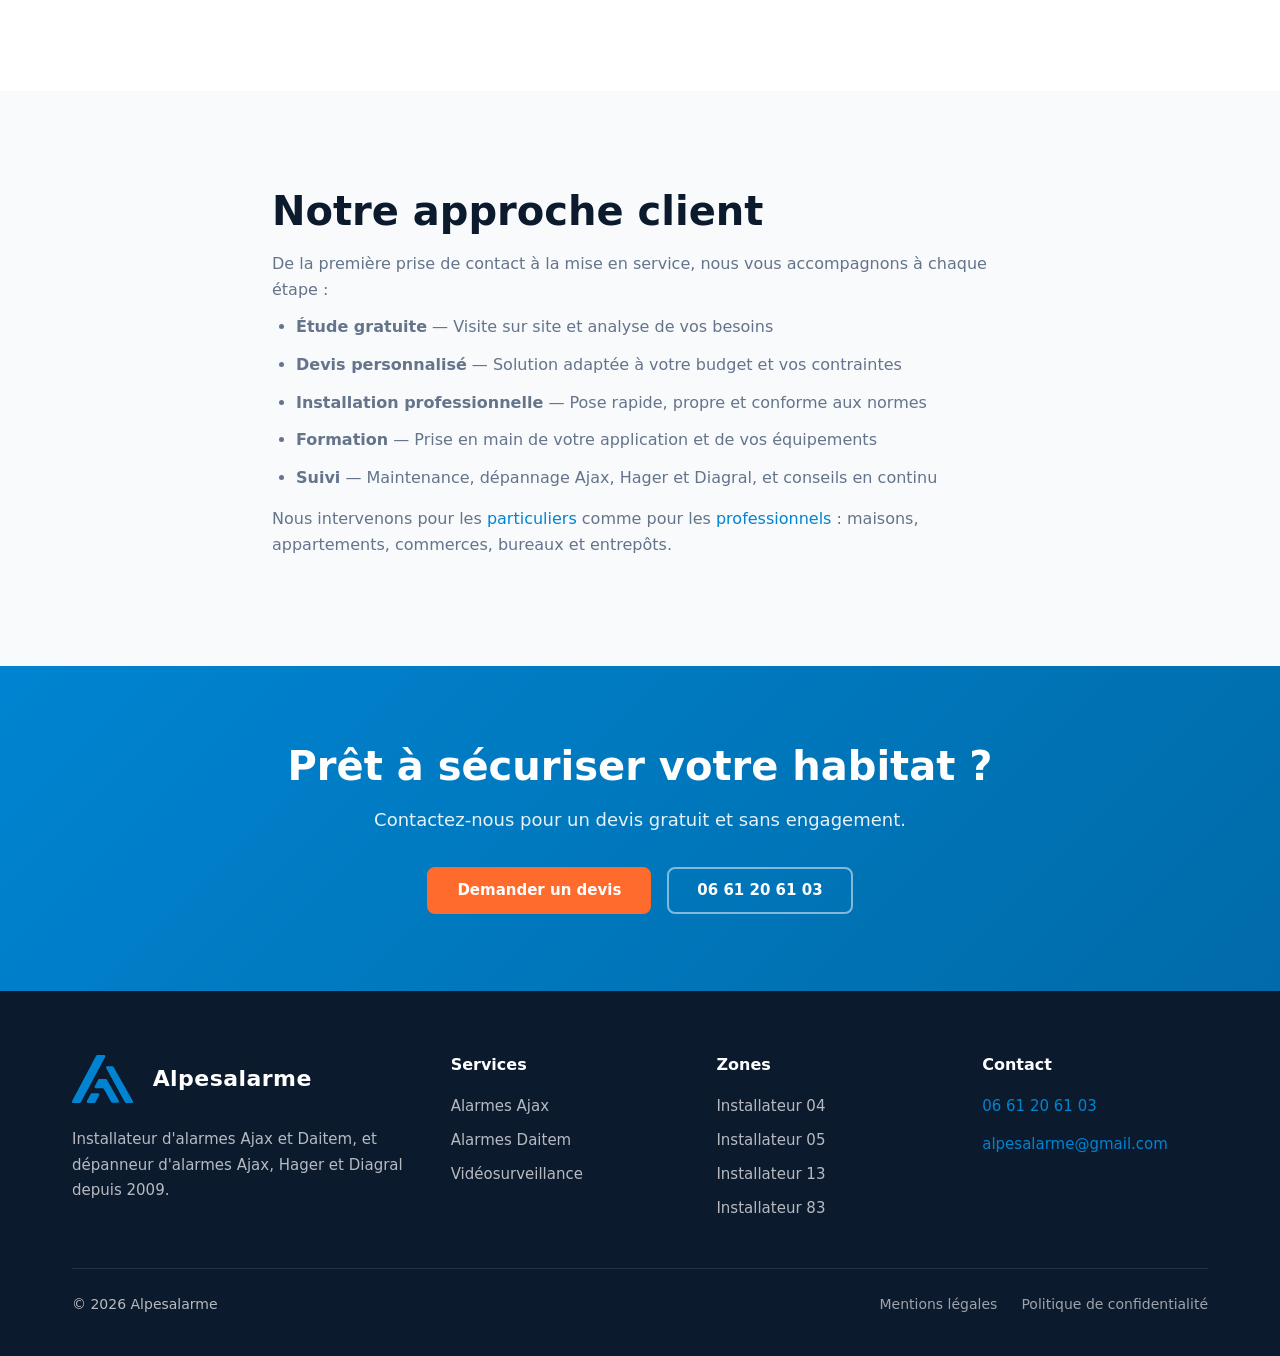
<file: about.html>
<!DOCTYPE html>
<html lang="fr">

<head>
  <meta charset="UTF-8">
  <meta name="viewport" content="width=device-width, initial-scale=1.0">
  <title>À propos — Installateur alarme depuis 2009 | Alpesalarme</title>
  <meta name="description"
    content="Découvrez Alpesalarme, installateur et dépanneur d'alarmes et vidéosurveillance depuis 2009 dans les Alpes-de-Haute-Provence, Hautes-Alpes, Bouches-du-Rhône et le Var. Expertise, proximité et confiance.">
  <link rel="canonical" href="https://www.alpesalarme.fr/about.html">
  <link rel="icon" href="assets/logo.svg" type="image/svg+xml">
  <meta property="og:title" content="À propos d'Alpesalarme — Installateur depuis 2009">
  <meta property="og:description"
    content="Plus de 15 ans d'expérience en installation d'alarmes Ajax et Daitem et en dépannage Ajax, Hager et Diagral dans le sud-est de la France.">
  <meta property="og:url" content="https://www.alpesalarme.fr/about.html">
  <meta property="og:image" content="https://www.alpesalarme.fr/assets/profile.avif">
  <link rel="stylesheet" href="css/main.css">
  <script type="application/ld+json">
  {"@context":"https://schema.org","@type":"LocalBusiness","name":"Alpesalarme","url":"https://www.alpesalarme.fr/about.html","telephone":"+33661206103","foundingDate":"2009","description":"Installateur d'alarmes et vidéosurveillance depuis 2009"}
  </script>
</head>

<body>
  <a href="#main" class="skip-link">Aller au contenu principal</a>
  <header class="header" role="banner">
    <div class="container header__inner">
      <a href="index.html" class="header__logo" aria-label="Alpesalarme — Accueil">
        <img src="assets/logo.svg" alt="" width="56" height="44">
        <span class="header__logo-name">Alpesalarme</span>
      </a>
      <nav class="header__nav" aria-label="Navigation principale">
        <ul class="header__nav-list">
          <li><a href="index.html" class="header__nav-link">Accueil</a></li>
          <li><a href="about.html" class="header__nav-link header__nav-link--active">À propos</a></li>
          <li><a href="ajax.html" class="header__nav-link">Alarmes Ajax</a></li>
          <li><a href="videosurveillance.html" class="header__nav-link">Vidéosurveillance</a></li>
          <li><a href="contact.html" class="header__nav-link">Contact</a></li>
        </ul>
      </nav>
      <div class="header__actions">
        <div class="header__phone"><a href="tel:+33661206103" class="btn btn--phone btn--sm">06 61 20 61 03</a></div>
        <a href="contact.html" class="btn btn--primary btn--sm header__cta">Demander un devis</a>
        <button class="header__burger" aria-label="Ouvrir le menu"
          aria-expanded="false"><span></span><span></span><span></span></button>
      </div>
    </div>
  </header>
  <nav class="mobile-nav" aria-label="Navigation mobile">
    <ul class="mobile-nav__list">
      <li><a href="index.html" class="mobile-nav__link">Accueil</a></li>
      <li><a href="about.html" class="mobile-nav__link">À propos</a></li>
      <li><a href="ajax.html" class="mobile-nav__link">Alarmes Ajax</a></li>
      <li><a href="daitem.html" class="mobile-nav__link">Alarmes Daitem</a></li>
      <li><a href="videosurveillance.html" class="mobile-nav__link">Vidéosurveillance</a></li>
      <li><a href="contact.html" class="mobile-nav__link">Contact</a></li>
    </ul>
    <div class="mobile-nav__cta">
      <a href="tel:+33661206103" class="btn btn--phone">Appeler</a>
      <a href="contact.html" class="btn btn--primary">Devis gratuit</a>
    </div>
  </nav>

  <main id="main">
    <header class="page-hero">
      <div class="container">
        <nav class="breadcrumb" aria-label="Fil d'Ariane">
          <a href="index.html">Accueil</a><span class="breadcrumb__sep">/</span><span>À propos</span>
        </nav>
        <h1>À propos d'Alpesalarme</h1>
        <p class="page-hero__intro">Installateur et dépanneur d'alarmes et de vidéosurveillance depuis 2009, nous
          protégeons et accompagnons les foyers et entreprises des Alpes et du sud-est de la France.</p>
      </div>
    </header>

    <section>
      <div class="container">
        <div class="about-grid">
          <div class="about__image reveal">
            <img src="assets/profile.avif" alt="Dirigeant et installateur Alpesalarme — expert sécurité depuis 2009"
              width="600" height="800" loading="eager">
            <div class="about__badge">Depuis 2009</div>
          </div>
          <div class="about__content reveal">
            <h2>Notre histoire</h2>
            <p>Fondée en 2009, Alpesalarme est née d'une passion pour la sécurité et d'un engagement profond envers nos
              clients. Installateur indépendant basé dans les Alpes-de-Haute-Provence, nous avons accompagné plus de 500
              foyers et professionnels dans la sécurisation de leurs biens.</p>
            <p>Notre approche repose sur l'écoute, la transparence et l'excellence technique. Chaque projet fait l'objet
              d'une étude personnalisée gratuite, car nous savons qu'aucune installation ne se ressemble.</p>
            <h3>Notre engagement</h3>
            <p>Nous sélectionnons rigoureusement nos partenaires — Ajax Systems et Daitem — pour vous garantir des
              équipements fiables, performants et évolutifs. Nous assurons également le dépannage des alarmes Ajax,
              Hager et Diagral, pour vous accompagner de l'installation au support après-vente.</p>
          </div>
        </div>
      </div>
    </section>

    <section>
      <div class="container">
        <h2 class="section-title reveal">Nos valeurs</h2>
        <div class="why-grid">
          <article class="why-item reveal">
            <h3>Proximité</h3>
            <p>Un interlocuteur unique, disponible et réactif sur l'ensemble de nos zones d'intervention.</p>
          </article>
          <article class="why-item reveal">
            <h3>Expertise</h3>
            <p>Formation continue sur les dernières technologies Ajax et Daitem pour des installations à la pointe.</p>
          </article>
          <article class="why-item reveal">
            <h3>Transparence</h3>
            <p>Devis détaillés, sans surprise. Nous expliquons chaque choix technique avant l'installation.</p>
          </article>
          <article class="why-item reveal">
            <h3>Qualité</h3>
            <p>Pose soignée, tests complets et formation à l'utilisation de votre système.</p>
          </article>
        </div>
      </div>
    </section>

    <section>
      <div class="container content-block reveal">
        <h2>Notre approche client</h2>
        <p>De la première prise de contact à la mise en service, nous vous accompagnons à chaque étape :</p>
        <ul>
          <li><strong>Étude gratuite</strong> — Visite sur site et analyse de vos besoins</li>
          <li><strong>Devis personnalisé</strong> — Solution adaptée à votre budget et vos contraintes</li>
          <li><strong>Installation professionnelle</strong> — Pose rapide, propre et conforme aux normes</li>
          <li><strong>Formation</strong> — Prise en main de votre application et de vos équipements</li>
          <li><strong>Suivi</strong> — Maintenance, dépannage Ajax, Hager et Diagral, et conseils en continu</li>
        </ul>
        <p>Nous intervenons pour les <a href="ajax.html">particuliers</a> comme pour les <a
            href="contact.html">professionnels</a> : maisons, appartements, commerces, bureaux et entrepôts.</p>
      </div>
    </section>

    <section class="cta-banner">
      <div class="container">
        <h2>Prêt à sécuriser votre habitat ?</h2>
        <p>Contactez-nous pour un devis gratuit et sans engagement.</p>
        <div class="cta-banner__actions">
          <a href="contact.html" class="btn btn--primary">Demander un devis</a>
          <a href="tel:+33661206103" class="btn btn--secondary">06 61 20 61 03</a>
        </div>
      </div>
    </section>
  </main>

  <footer class="footer" role="contentinfo">
    <div class="container">
      <div class="footer__grid">
        <div class="footer__brand">
          <div class="footer__brand-logo">
            <img src="assets/logo.svg" alt="" width="56" height="44" loading="lazy">
            <span class="footer__brand-name">Alpesalarme</span>
          </div>
          <p>Installateur d'alarmes Ajax et Daitem, et dépanneur d'alarmes Ajax, Hager et Diagral depuis 2009.</p>
        </div>
        <div>
          <h4>Services</h4>
          <nav class="footer__links"><a href="ajax.html">Alarmes Ajax</a><a href="daitem.html">Alarmes Daitem</a><a
              href="videosurveillance.html">Vidéosurveillance</a></nav>
        </div>
        <div>
          <h4>Zones</h4>
          <nav class="footer__links"><a href="installateur-alarme-04.html">Installateur 04</a><a
              href="installateur-alarme-05.html">Installateur 05</a><a href="installateur-alarme-13.html">Installateur
              13</a><a href="installateur-alarme-83.html">Installateur 83</a></nav>
        </div>
        <div>
          <h4>Contact</h4>
          <div class="footer__contact-item"><a href="tel:+33661206103">06 61 20 61 03</a></div>
          <div class="footer__contact-item"><a href="mailto:alpesalarme@gmail.com">alpesalarme@gmail.com</a></div>
        </div>
      </div>
      <div class="footer__bottom">
        <p>&copy; 2026 Alpesalarme</p>
        <nav class="footer__legal"><a href="mentions-legales.html">Mentions légales</a><a
            href="politique-confidentialite.html">Politique de confidentialité</a></nav>
      </div>
    </div>
  </footer>
  <script src="js/main.js" defer></script>
</body>

</html>
</file>
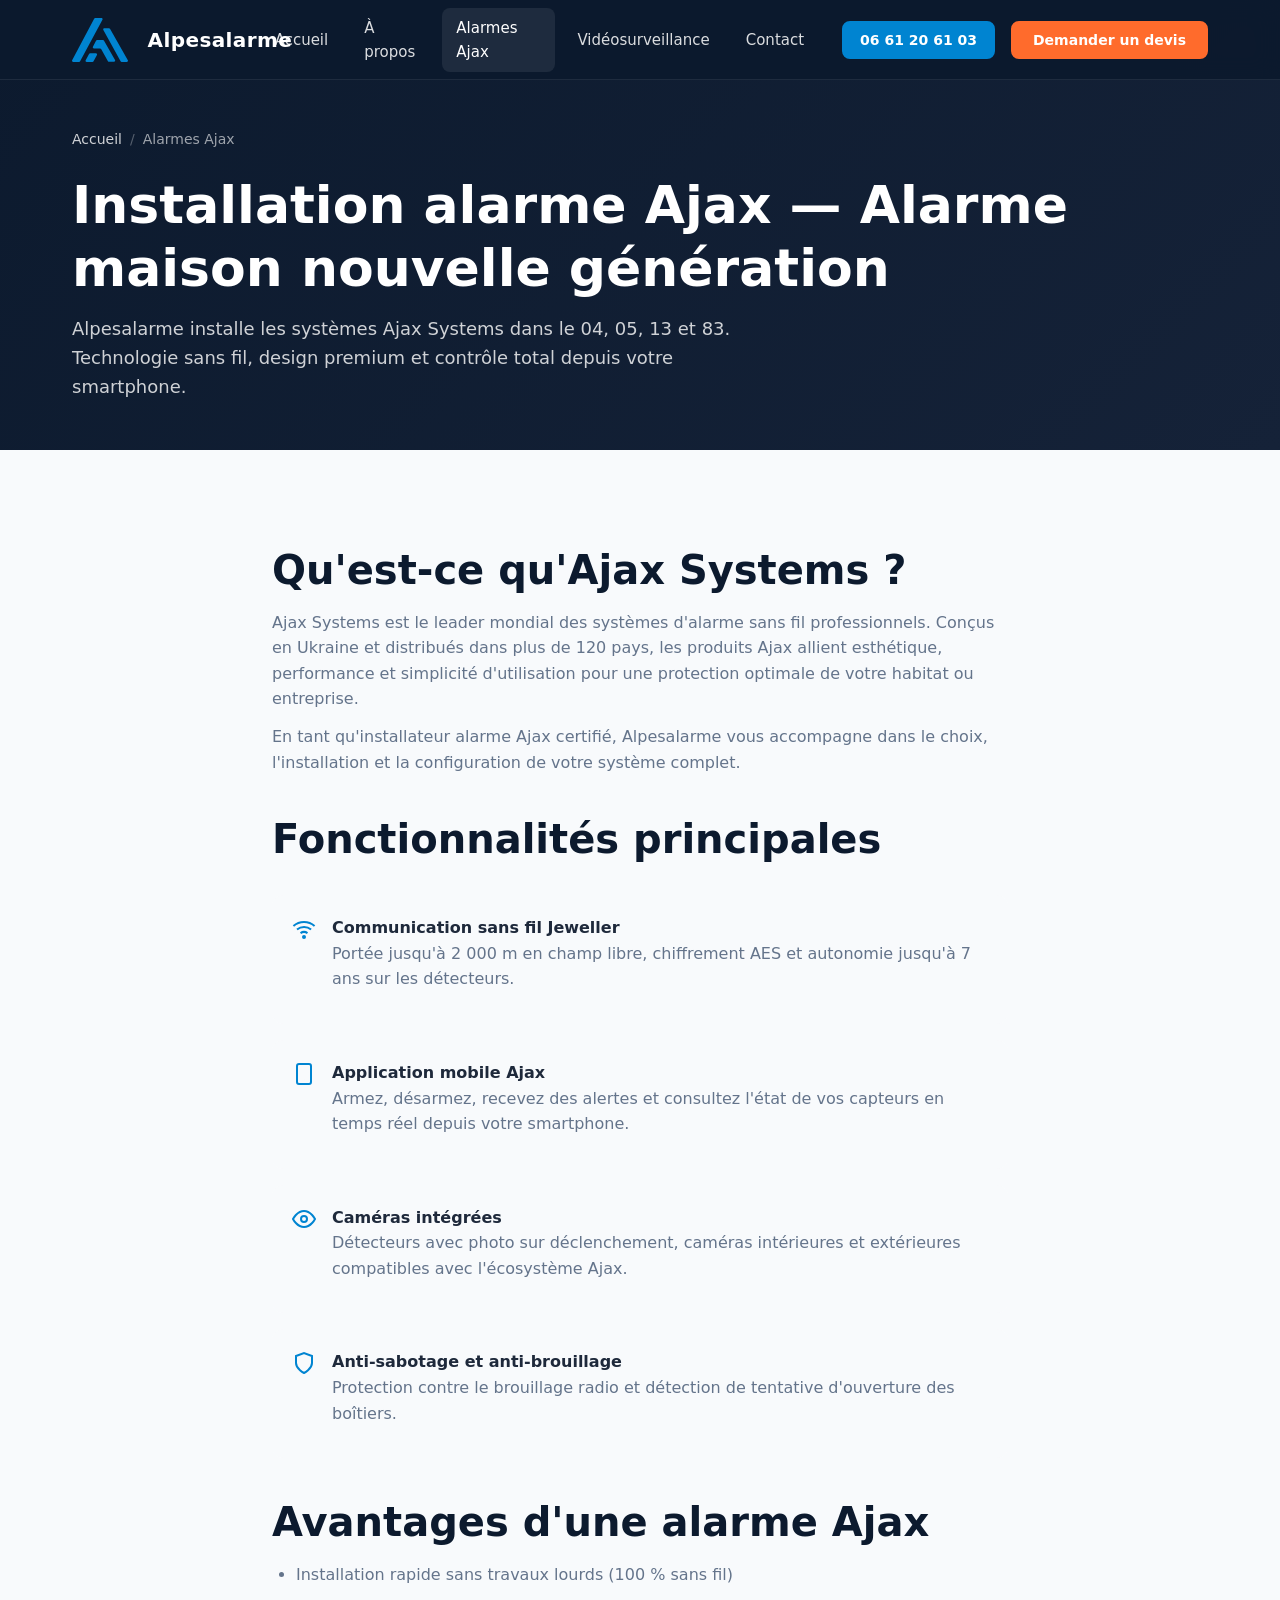
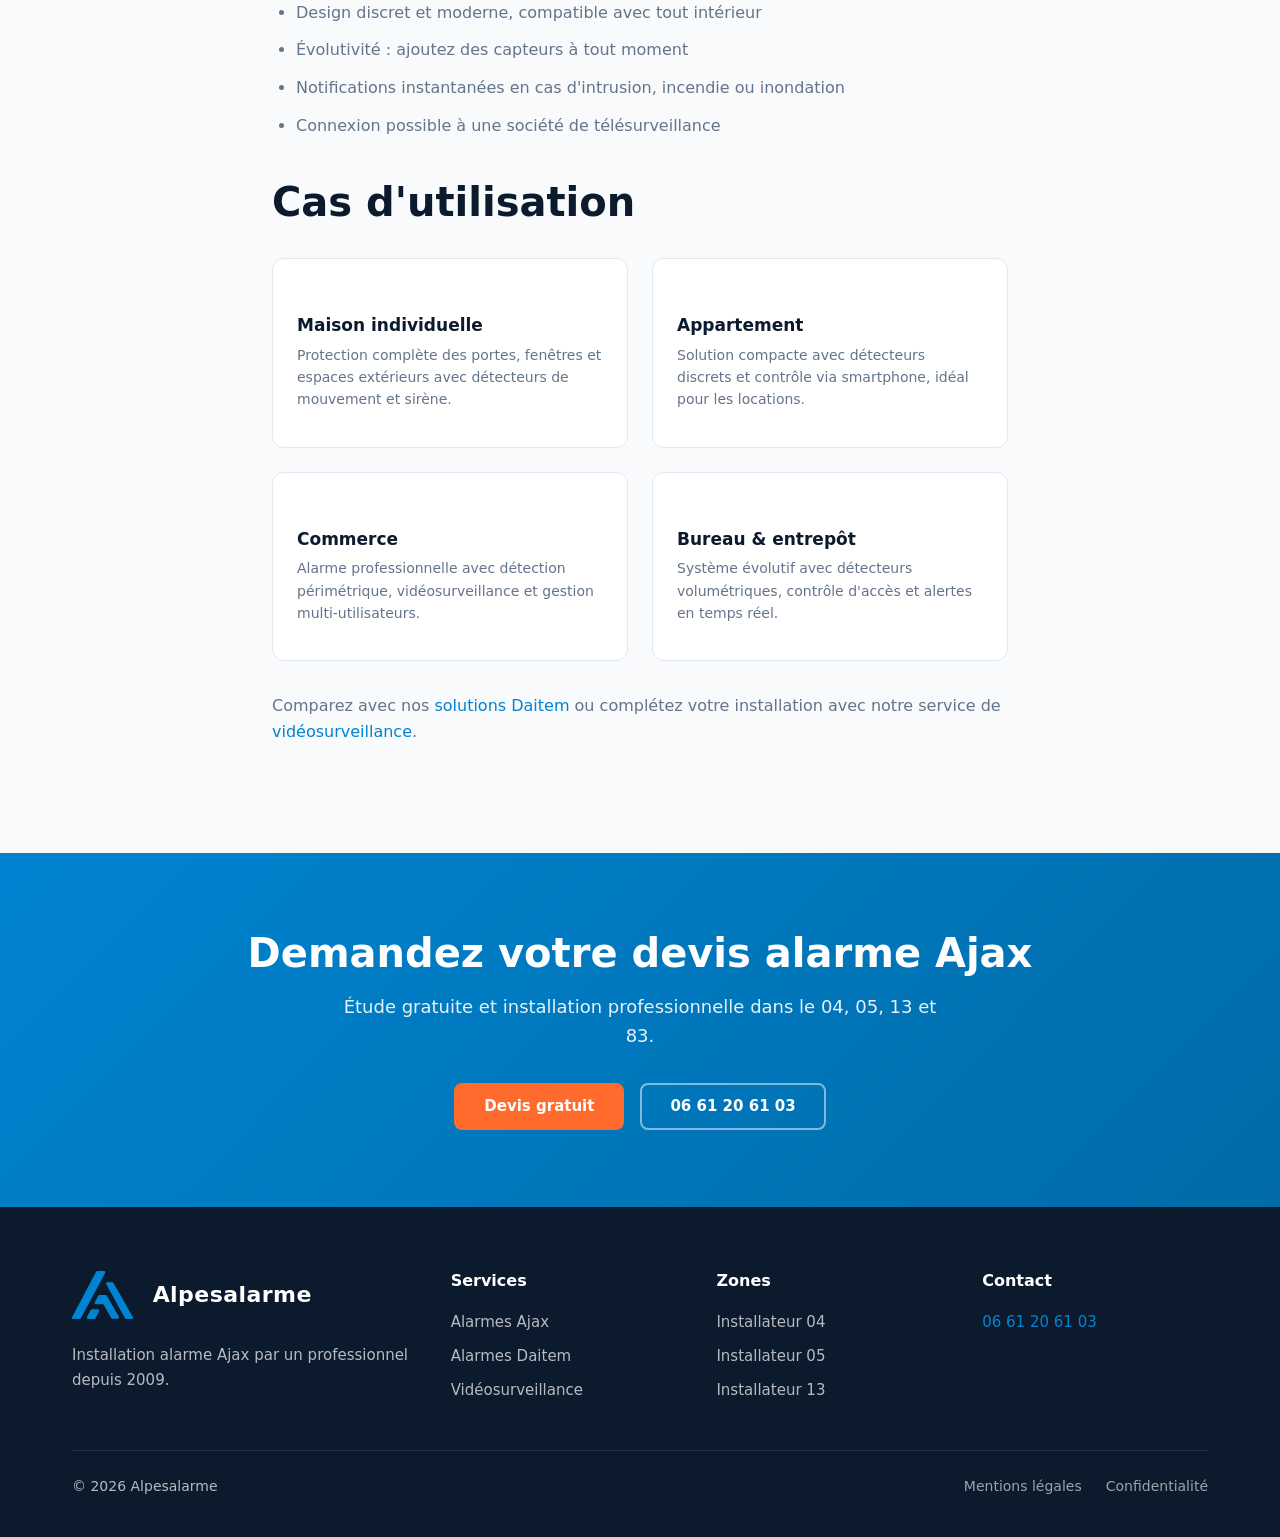
<file: ajax.html>
<!DOCTYPE html>
<html lang="fr">

<head>
  <meta charset="UTF-8">
  <meta name="viewport" content="width=device-width, initial-scale=1.0">
  <title>Installation alarme Ajax — Installateur certifié 04, 05, 13, 83 | Alpesalarme</title>
  <meta name="description"
    content="Installateur alarme Ajax dans les Alpes et le sud-est. Systèmes sans fil, contrôle smartphone, détection avancée. Devis gratuit par Alpesalarme, installateur depuis 2009.">
  <link rel="canonical" href="https://www.alpesalarme.fr/ajax.html">
  <link rel="icon" href="assets/logo.svg" type="image/svg+xml">
  <meta property="og:title" content="Installation alarme Ajax | Alpesalarme">
  <meta property="og:description"
    content="Alarme maison Ajax sans fil avec contrôle smartphone. Installation professionnelle dans le 04, 05, 13 et 83.">
  <meta property="og:url" content="https://www.alpesalarme.fr/ajax.html">
  <link rel="stylesheet" href="css/main.css">
  <script type="application/ld+json">
  {"@context":"https://schema.org","@type":"Service","name":"Installation alarme Ajax","provider":{"@type":"LocalBusiness","name":"Alpesalarme","telephone":"+33661206103"},"areaServed":["Alpes-de-Haute-Provence","Hautes-Alpes","Bouches-du-Rhône","Var"],"description":"Installation professionnelle de systèmes d'alarme Ajax Systems"}
  </script>
</head>

<body>
  <a href="#main" class="skip-link">Aller au contenu principal</a>
  <header class="header" role="banner">
    <div class="container header__inner">
      <a href="index.html" class="header__logo" aria-label="Alpesalarme — Accueil">
        <img src="assets/logo.svg" alt="" width="56" height="44">
        <span class="header__logo-name">Alpesalarme</span>
      </a>
      <nav class="header__nav" aria-label="Navigation principale">
        <ul class="header__nav-list">
          <li><a href="index.html" class="header__nav-link">Accueil</a></li>
          <li><a href="about.html" class="header__nav-link">À propos</a></li>
          <li><a href="ajax.html" class="header__nav-link header__nav-link--active">Alarmes Ajax</a></li>
          <li><a href="videosurveillance.html" class="header__nav-link">Vidéosurveillance</a></li>
          <li><a href="contact.html" class="header__nav-link">Contact</a></li>
        </ul>
      </nav>
      <div class="header__actions">
        <div class="header__phone"><a href="tel:+33661206103" class="btn btn--phone btn--sm">06 61 20 61 03</a></div>
        <a href="contact.html" class="btn btn--primary btn--sm header__cta">Demander un devis</a>
        <button class="header__burger" aria-label="Ouvrir le menu"
          aria-expanded="false"><span></span><span></span><span></span></button>
      </div>
    </div>
  </header>
  <nav class="mobile-nav" aria-label="Navigation mobile">
    <ul class="mobile-nav__list">
      <li><a href="index.html" class="mobile-nav__link">Accueil</a></li>
      <li><a href="ajax.html" class="mobile-nav__link">Alarmes Ajax</a></li>
      <li><a href="daitem.html" class="mobile-nav__link">Alarmes Daitem</a></li>
      <li><a href="contact.html" class="mobile-nav__link">Contact</a></li>
    </ul>
    <div class="mobile-nav__cta"><a href="contact.html" class="btn btn--primary">Devis gratuit</a></div>
  </nav>

  <main id="main">
    <header class="page-hero">
      <div class="container">
        <nav class="breadcrumb" aria-label="Fil d'Ariane"><a href="index.html">Accueil</a><span
            class="breadcrumb__sep">/</span><span>Alarmes Ajax</span></nav>
        <h1>Installation alarme Ajax — Alarme maison nouvelle génération</h1>
        <p class="page-hero__intro">Alpesalarme installe les systèmes Ajax Systems dans le 04, 05, 13 et 83. Technologie
          sans fil, design premium et contrôle total depuis votre smartphone.</p>
      </div>
    </header>

    <section>
      <div class="container content-block reveal">
        <h2>Qu'est-ce qu'Ajax Systems ?</h2>
        <p>Ajax Systems est le leader mondial des systèmes d'alarme sans fil professionnels. Conçus en Ukraine et
          distribués dans plus de 120 pays, les produits Ajax allient esthétique, performance et simplicité
          d'utilisation pour une protection optimale de votre habitat ou entreprise.</p>
        <p>En tant qu'installateur alarme Ajax certifié, Alpesalarme vous accompagne dans le choix, l'installation et la
          configuration de votre système complet.</p>

        <h2>Fonctionnalités principales</h2>
        <div class="feature-list">
          <div class="feature-list__item"><svg xmlns="http://www.w3.org/2000/svg" viewBox="0 0 24 24" fill="none"
              stroke="currentColor" stroke-width="2">
              <path d="M5 12.55a11 11 0 0 1 14.08 0" />
              <path d="M1.42 9a16 16 0 0 1 21.16 0" />
              <path d="M8.53 16.11a6 6 0 0 1 6.95 0" />
              <circle cx="12" cy="20" r="1" />
            </svg>
            <div><strong>Communication sans fil Jeweller</strong>
              <p>Portée jusqu'à 2 000 m en champ libre, chiffrement AES et autonomie jusqu'à 7 ans sur les détecteurs.
              </p>
            </div>
          </div>
          <div class="feature-list__item"><svg xmlns="http://www.w3.org/2000/svg" viewBox="0 0 24 24" fill="none"
              stroke="currentColor" stroke-width="2">
              <rect x="5" y="2" width="14" height="20" rx="2" />
              <line x1="12" y1="18" x2="12.01" y2="18" />
            </svg>
            <div><strong>Application mobile Ajax</strong>
              <p>Armez, désarmez, recevez des alertes et consultez l'état de vos capteurs en temps réel depuis votre
                smartphone.</p>
            </div>
          </div>
          <div class="feature-list__item"><svg xmlns="http://www.w3.org/2000/svg" viewBox="0 0 24 24" fill="none"
              stroke="currentColor" stroke-width="2">
              <path d="M1 12s4-8 11-8 11 8 11 8-4 8-11 8-11-8-11-8z" />
              <circle cx="12" cy="12" r="3" />
            </svg>
            <div><strong>Caméras intégrées</strong>
              <p>Détecteurs avec photo sur déclenchement, caméras intérieures et extérieures compatibles avec
                l'écosystème Ajax.</p>
            </div>
          </div>
          <div class="feature-list__item"><svg xmlns="http://www.w3.org/2000/svg" viewBox="0 0 24 24" fill="none"
              stroke="currentColor" stroke-width="2">
              <path d="M12 22s8-4 8-10V5l-8-3-8 3v7c0 6 8 10 8 10z" />
            </svg>
            <div><strong>Anti-sabotage et anti-brouillage</strong>
              <p>Protection contre le brouillage radio et détection de tentative d'ouverture des boîtiers.</p>
            </div>
          </div>
        </div>

        <h2>Avantages d'une alarme Ajax</h2>
        <ul>
          <li>Installation rapide sans travaux lourds (100 % sans fil)</li>
          <li>Design discret et moderne, compatible avec tout intérieur</li>
          <li>Évolutivité : ajoutez des capteurs à tout moment</li>
          <li>Notifications instantanées en cas d'intrusion, incendie ou inondation</li>
          <li>Connexion possible à une société de télésurveillance</li>
        </ul>

        <h2>Cas d'utilisation</h2>
        <div class="use-cases">
          <article class="use-case">
            <h3>Maison individuelle</h3>
            <p>Protection complète des portes, fenêtres et espaces extérieurs avec détecteurs de mouvement et sirène.
            </p>
          </article>
          <article class="use-case">
            <h3>Appartement</h3>
            <p>Solution compacte avec détecteurs discrets et contrôle via smartphone, idéal pour les locations.</p>
          </article>
          <article class="use-case">
            <h3>Commerce</h3>
            <p>Alarme professionnelle avec détection périmétrique, vidéosurveillance et gestion multi-utilisateurs.</p>
          </article>
          <article class="use-case">
            <h3>Bureau & entrepôt</h3>
            <p>Système évolutif avec détecteurs volumétriques, contrôle d'accès et alertes en temps réel.</p>
          </article>
        </div>

        <p>Comparez avec nos <a href="daitem.html">solutions Daitem</a> ou complétez votre installation avec notre
          service de <a href="videosurveillance.html">vidéosurveillance</a>.</p>
      </div>
    </section>

    <section class="cta-banner">
      <div class="container">
        <h2>Demandez votre devis alarme Ajax</h2>
        <p>Étude gratuite et installation professionnelle dans le 04, 05, 13 et 83.</p>
        <div class="cta-banner__actions">
          <a href="contact.html" class="btn btn--primary">Devis gratuit</a>
          <a href="tel:+33661206103" class="btn btn--secondary">06 61 20 61 03</a>
        </div>
      </div>
    </section>
  </main>

  <footer class="footer" role="contentinfo">
    <div class="container">
      <div class="footer__grid">
        <div class="footer__brand">
          <div class="footer__brand-logo">
            <img src="assets/logo.svg" alt="" width="56" height="44" loading="lazy">
            <span class="footer__brand-name">Alpesalarme</span>
          </div>
          <p>Installation alarme Ajax par un professionnel depuis 2009.</p>
        </div>
        <div>
          <h4>Services</h4>
          <nav class="footer__links"><a href="ajax.html">Alarmes Ajax</a><a href="daitem.html">Alarmes Daitem</a><a
              href="videosurveillance.html">Vidéosurveillance</a></nav>
        </div>
        <div>
          <h4>Zones</h4>
          <nav class="footer__links"><a href="installateur-alarme-04.html">Installateur 04</a><a
              href="installateur-alarme-05.html">Installateur 05</a><a href="installateur-alarme-13.html">Installateur
              13</a></nav>
        </div>
        <div>
          <h4>Contact</h4>
          <div class="footer__contact-item"><a href="tel:+33661206103">06 61 20 61 03</a></div>
        </div>
      </div>
      <div class="footer__bottom">
        <p>&copy; 2026 Alpesalarme</p>
        <nav class="footer__legal"><a href="mentions-legales.html">Mentions légales</a><a
            href="politique-confidentialite.html">Confidentialité</a></nav>
      </div>
    </div>
  </footer>
  <script src="js/main.js" defer></script>
</body>

</html>
</file>
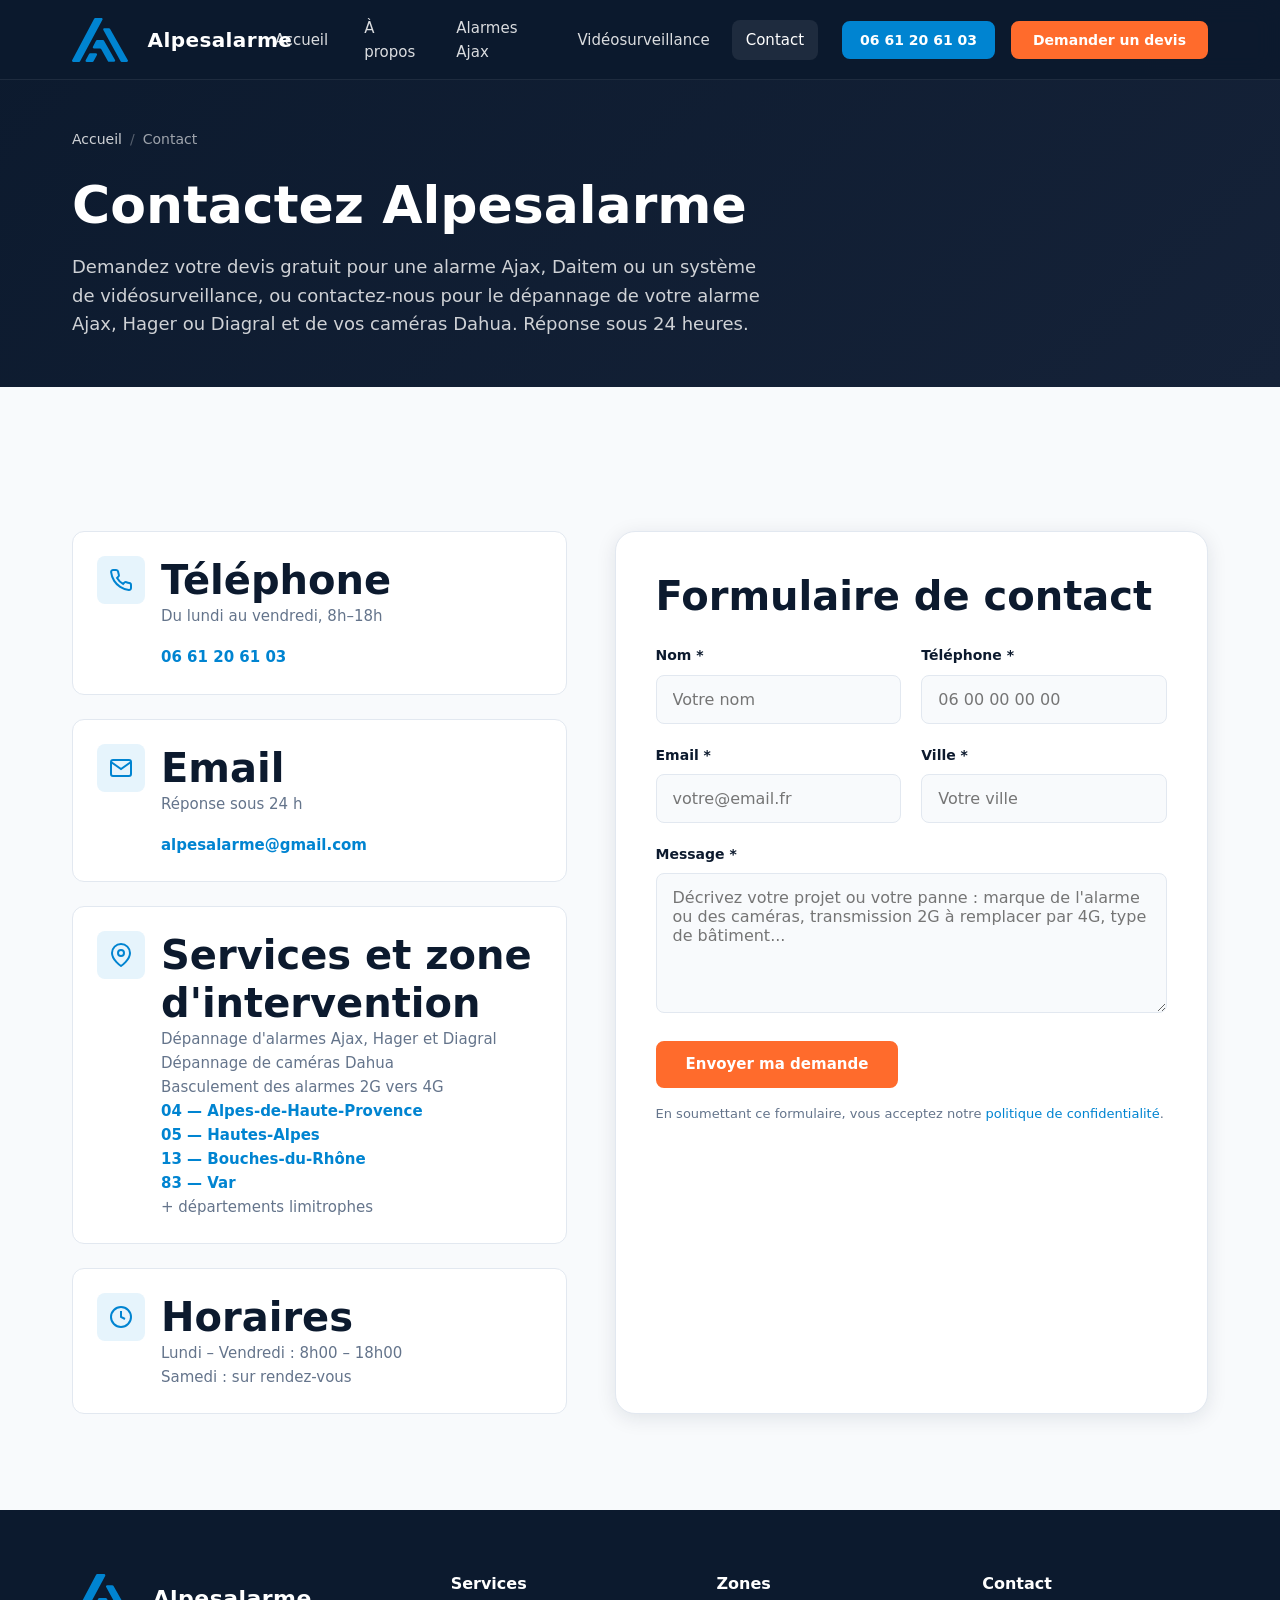
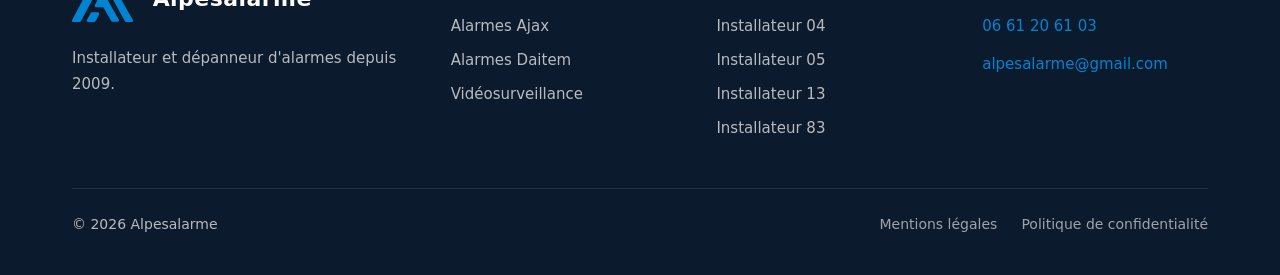
<file: contact.html>
<!DOCTYPE html>
<html lang="fr">

<head>
  <meta charset="UTF-8">
  <meta name="viewport" content="width=device-width, initial-scale=1.0">
  <title>Contact — Devis gratuit alarme & vidéosurveillance | Alpesalarme</title>
  <meta name="description"
    content="Contactez Alpesalarme pour un devis, un dépannage d'alarme Ajax, Daitem, Hager et Diagral, un dépannage de caméras Dahua ou un basculement 2G vers 4G. Téléphone 06 61 20 61 03. Intervention dans le 04, 05, 13 et 83.">
  <link rel="canonical" href="https://www.alpesalarme.fr/contact.html">
  <link rel="icon" href="assets/logo.svg" type="image/svg+xml">
  <meta property="og:title" content="Contact Alpesalarme — Devis gratuit">
  <meta property="og:description"
    content="Demandez votre devis gratuit pour une alarme ou un système de vidéosurveillance.">
  <meta property="og:url" content="https://www.alpesalarme.fr/contact.html">
  <link rel="stylesheet" href="css/main.css">
  <script type="application/ld+json">
  {"@context":"https://schema.org","@type":"LocalBusiness","name":"Alpesalarme","telephone":"+33661206103","email":"alpesalarme@gmail.com","taxID":"51515141300017","url":"https://www.alpesalarme.fr/contact.html","address":{"@type":"PostalAddress","addressLocality":"Sisteron","postalCode":"04200","addressCountry":"FR"}}
  </script>
</head>

<body>
  <a href="#main" class="skip-link">Aller au contenu principal</a>
  <header class="header" role="banner">
    <div class="container header__inner">
      <a href="index.html" class="header__logo" aria-label="Alpesalarme — Accueil">
        <img src="assets/logo.svg" alt="" width="56" height="44">
        <span class="header__logo-name">Alpesalarme</span>
      </a>
      <nav class="header__nav" aria-label="Navigation principale">
        <ul class="header__nav-list">
          <li><a href="index.html" class="header__nav-link">Accueil</a></li>
          <li><a href="about.html" class="header__nav-link">À propos</a></li>
          <li><a href="ajax.html" class="header__nav-link">Alarmes Ajax</a></li>
          <li><a href="videosurveillance.html" class="header__nav-link">Vidéosurveillance</a></li>
          <li><a href="contact.html" class="header__nav-link header__nav-link--active">Contact</a></li>
        </ul>
      </nav>
      <div class="header__actions">
        <div class="header__phone"><a href="tel:+33661206103" class="btn btn--phone btn--sm">06 61 20 61 03</a></div>
        <a href="contact.html" class="btn btn--primary btn--sm header__cta">Demander un devis</a>
        <button class="header__burger" aria-label="Ouvrir le menu"
          aria-expanded="false"><span></span><span></span><span></span></button>
      </div>
    </div>
  </header>
  <nav class="mobile-nav" aria-label="Navigation mobile">
    <ul class="mobile-nav__list">
      <li><a href="index.html" class="mobile-nav__link">Accueil</a></li>
      <li><a href="contact.html" class="mobile-nav__link">Contact</a></li>
    </ul>
    <div class="mobile-nav__cta"><a href="tel:+33661206103" class="btn btn--phone">Appeler</a></div>
  </nav>

  <main id="main">
    <header class="page-hero">
      <div class="container">
        <nav class="breadcrumb" aria-label="Fil d'Ariane"><a href="index.html">Accueil</a><span
            class="breadcrumb__sep">/</span><span>Contact</span></nav>
        <h1>Contactez Alpesalarme</h1>
        <p class="page-hero__intro">Demandez votre devis gratuit pour une alarme Ajax, Daitem ou un système de
          vidéosurveillance, ou contactez-nous pour le dépannage de votre alarme Ajax, Hager ou Diagral et de vos
          caméras Dahua. Réponse sous 24 heures.</p>
      </div>
    </header>

    <section>
      <div class="container">
        <div class="contact-grid">
          <div class="contact__info">
            <div class="contact__item reveal">
              <div class="contact__item-icon" aria-hidden="true">
                <svg xmlns="http://www.w3.org/2000/svg" viewBox="0 0 24 24" fill="none" stroke="currentColor"
                  stroke-width="2">
                  <path
                    d="M22 16.92v3a2 2 0 0 1-2.18 2 19.79 19.79 0 0 1-8.63-3.07 19.5 19.5 0 0 1-6-6 19.79 19.79 0 0 1-3.07-8.67A2 2 0 0 1 4.11 2h3a2 2 0 0 1 2 1.72c.127.96.361 1.903.7 2.81a2 2 0 0 1-.45 2.11L8.09 9.91a16 16 0 0 0 6 6l1.27-1.27a2 2 0 0 1 2.11-.45c.907.339 1.85.573 2.81.7A2 2 0 0 1 22 16.92z" />
                </svg>
              </div>
              <div>
                <h2>Téléphone</h2>
                <p>Du lundi au vendredi, 8h–18h</p>
                <a href="tel:+33661206103">06 61 20 61 03</a>
              </div>
            </div>
            <div class="contact__item reveal">
              <div class="contact__item-icon" aria-hidden="true">
                <svg xmlns="http://www.w3.org/2000/svg" viewBox="0 0 24 24" fill="none" stroke="currentColor"
                  stroke-width="2">
                  <path d="M4 4h16c1.1 0 2 .9 2 2v12c0 1.1-.9 2-2 2H4c-1.1 0-2-.9-2-2V6c0-1.1.9-2 2-2z" />
                  <polyline points="22,6 12,13 2,6" />
                </svg>
              </div>
              <div>
                <h2>Email</h2>
                <p>Réponse sous 24 h</p>
                <a href="mailto:alpesalarme@gmail.com">alpesalarme@gmail.com</a>
              </div>
            </div>
            <div class="contact__item reveal">
              <div class="contact__item-icon" aria-hidden="true">
                <svg xmlns="http://www.w3.org/2000/svg" viewBox="0 0 24 24" fill="none" stroke="currentColor"
                  stroke-width="2">
                  <path d="M21 10c0 7-9 13-9 13s-9-6-9-13a9 9 0 0 1 18 0z" />
                  <circle cx="12" cy="10" r="3" />
                </svg>
              </div>
              <div>
                <h2>Services et zone d'intervention</h2>
                <p>
                  Dépannage d'alarmes Ajax, Hager et Diagral<br>
                  Dépannage de caméras Dahua<br>
                  Basculement des alarmes 2G vers 4G<br>
                  <a href="installateur-alarme-04.html">04 — Alpes-de-Haute-Provence</a><br>
                  <a href="installateur-alarme-05.html">05 — Hautes-Alpes</a><br>
                  <a href="installateur-alarme-13.html">13 — Bouches-du-Rhône</a><br>
                  <a href="installateur-alarme-83.html">83 — Var</a><br>
                  + départements limitrophes
                </p>
              </div>
            </div>
            <div class="contact__item reveal">
              <div class="contact__item-icon" aria-hidden="true">
                <svg xmlns="http://www.w3.org/2000/svg" viewBox="0 0 24 24" fill="none" stroke="currentColor"
                  stroke-width="2">
                  <circle cx="12" cy="12" r="10" />
                  <polyline points="12 6 12 12 16 14" />
                </svg>
              </div>
              <div>
                <h2>Horaires</h2>
                <p>Lundi – Vendredi : 8h00 – 18h00<br>Samedi : sur rendez-vous</p>
              </div>
            </div>
          </div>

          <form class="form contact-form reveal" action="https://formspree.io/f/xzzkjnpq" method="post" novalidate>
            <h2 class="section-title" style="margin-bottom:1.5rem">Formulaire de contact</h2>
            <div class="form__success" role="status" aria-live="polite"></div>
            <div class="form__row">
              <div class="form__group">
                <label class="form__label" for="name">Nom *</label>
                <input class="form__input" type="text" id="name" name="name" required autocomplete="name"
                  placeholder="Votre nom">
              </div>
              <div class="form__group">
                <label class="form__label" for="phone">Téléphone *</label>
                <input class="form__input" type="tel" id="phone" name="phone" required autocomplete="tel"
                  placeholder="06 00 00 00 00">
              </div>
            </div>
            <div class="form__row">
              <div class="form__group">
                <label class="form__label" for="email">Email *</label>
                <input class="form__input" type="email" id="email" name="email" required autocomplete="email"
                  placeholder="votre@email.fr">
              </div>
              <div class="form__group">
                <label class="form__label" for="city">Ville *</label>
                <input class="form__input" type="text" id="city" name="city" required placeholder="Votre ville">
              </div>
            </div>
            <div class="form__group">
              <label class="form__label" for="message">Message *</label>
              <textarea class="form__textarea" id="message" name="message" required
                placeholder="Décrivez votre projet ou votre panne : marque de l'alarme ou des caméras, transmission 2G à remplacer par 4G, type de bâtiment..."></textarea>
            </div>
            <button type="submit" class="btn btn--primary">Envoyer ma demande</button>
            <p style="font-size:0.8125rem;color:var(--color-gray-600);margin-top:1rem">En soumettant ce formulaire, vous
              acceptez notre <a href="politique-confidentialite.html">politique de confidentialité</a>.</p>
          </form>
        </div>
      </div>
    </section>
  </main>

  <footer class="footer" role="contentinfo">
    <div class="container">
      <div class="footer__grid">
        <div class="footer__brand">
          <div class="footer__brand-logo">
            <img src="assets/logo.svg" alt="" width="56" height="44" loading="lazy">
            <span class="footer__brand-name">Alpesalarme</span>
          </div>
          <p>Installateur et dépanneur d'alarmes depuis 2009.</p>
        </div>
        <div>
          <h4>Services</h4>
          <nav class="footer__links"><a href="ajax.html">Alarmes Ajax</a><a href="daitem.html">Alarmes Daitem</a><a
              href="videosurveillance.html">Vidéosurveillance</a></nav>
        </div>
        <div>
          <h4>Zones</h4>
          <nav class="footer__links"><a href="installateur-alarme-04.html">Installateur 04</a><a
              href="installateur-alarme-05.html">Installateur 05</a><a href="installateur-alarme-13.html">Installateur
              13</a><a href="installateur-alarme-83.html">Installateur 83</a></nav>
        </div>
        <div>
          <h4>Contact</h4>
          <div class="footer__contact-item"><a href="tel:+33661206103">06 61 20 61 03</a></div>
          <div class="footer__contact-item"><a href="mailto:alpesalarme@gmail.com">alpesalarme@gmail.com</a></div>
        </div>
      </div>
      <div class="footer__bottom">
        <p>&copy; 2026 Alpesalarme</p>
        <nav class="footer__legal"><a href="mentions-legales.html">Mentions légales</a><a
            href="politique-confidentialite.html">Politique de confidentialité</a></nav>
      </div>
    </div>
  </footer>
  <script src="js/main.js" defer></script>
</body>

</html>
</file>
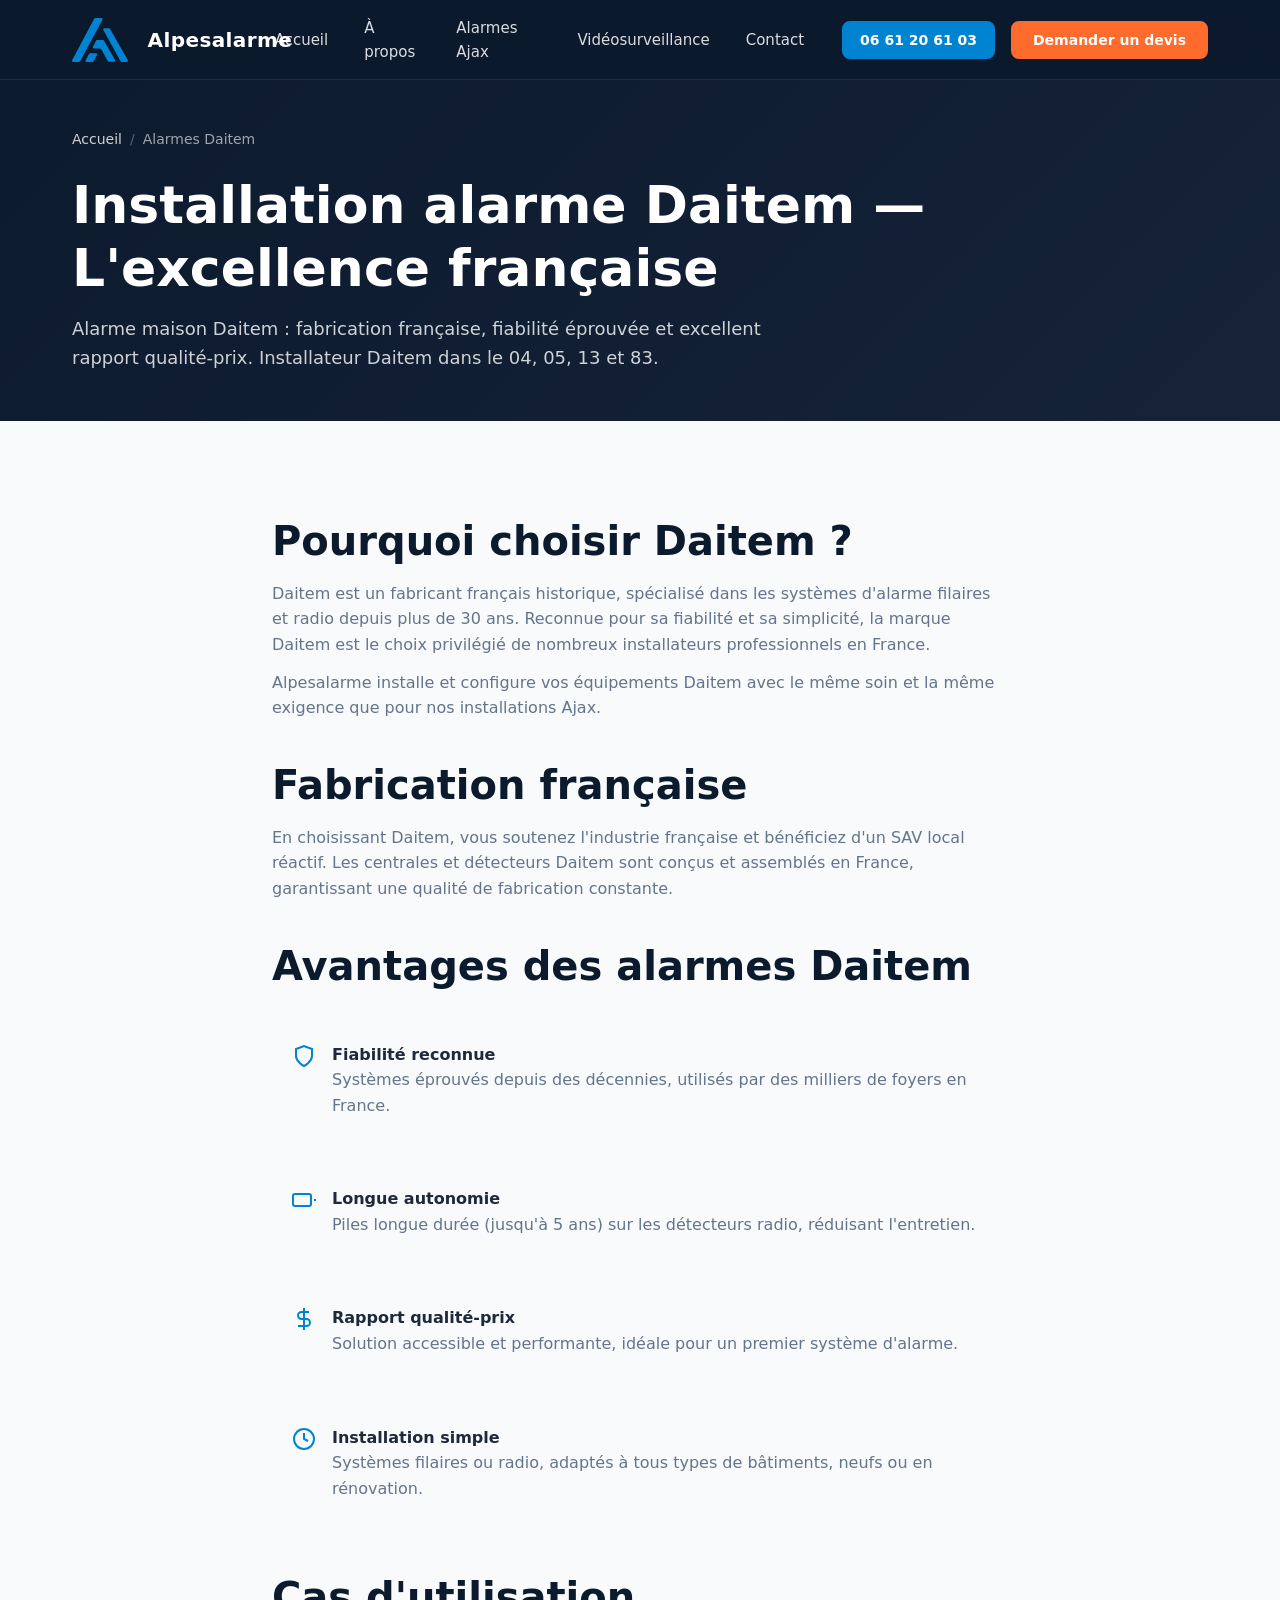
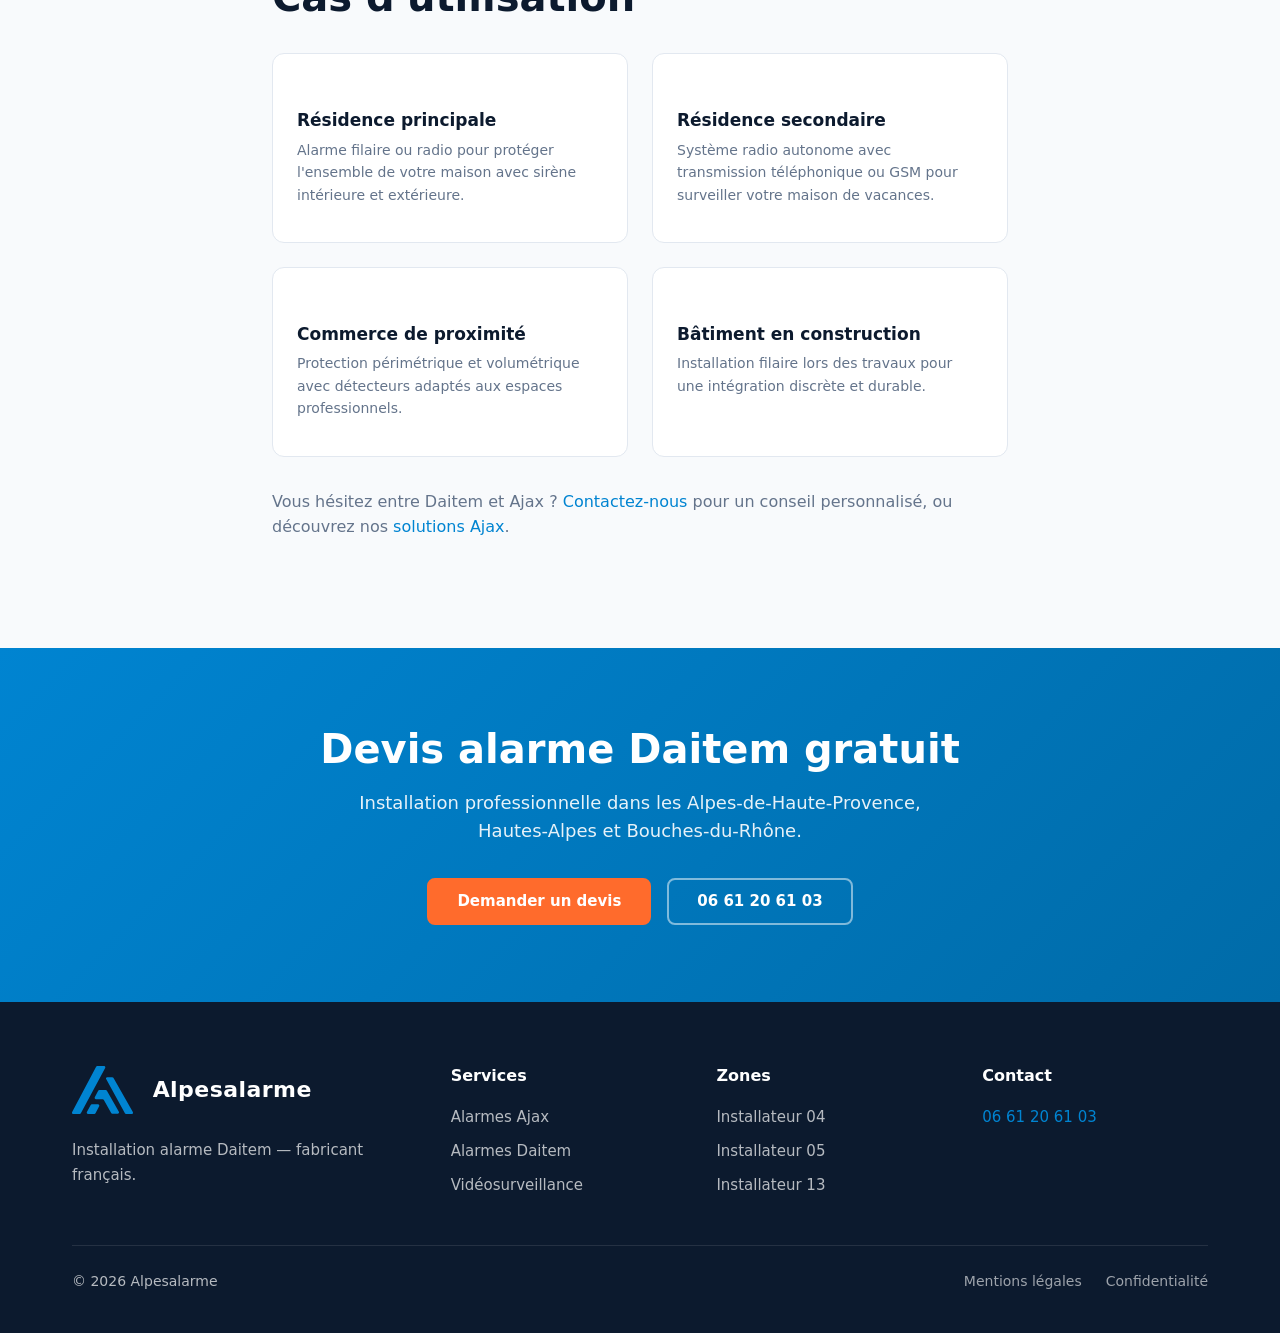
<file: daitem.html>
<!DOCTYPE html>
<html lang="fr">

<head>
  <meta charset="UTF-8">
  <meta name="viewport" content="width=device-width, initial-scale=1.0">
  <title>Installation alarme Daitem — Fabrication française | Alpesalarme</title>
  <meta name="description"
    content="Installateur alarme Daitem dans le 04, 05, 13 et 83. Alarme maison française, fiabilité reconnue et longue autonomie. Devis gratuit par Alpesalarme, installateur depuis 2009.">
  <link rel="canonical" href="https://www.alpesalarme.fr/daitem.html">
  <link rel="icon" href="assets/logo.svg" type="image/svg+xml">
  <meta property="og:title" content="Installation alarme Daitem | Alpesalarme">
  <meta property="og:description"
    content="Alarme maison Daitem made in France. Installation professionnelle dans les Alpes et le sud-est.">
  <meta property="og:url" content="https://www.alpesalarme.fr/daitem.html">
  <link rel="stylesheet" href="css/main.css">
  <script type="application/ld+json">
  {"@context":"https://schema.org","@type":"Service","name":"Installation alarme Daitem","provider":{"@type":"LocalBusiness","name":"Alpesalarme","telephone":"+33661206103"},"areaServed":["Alpes-de-Haute-Provence","Hautes-Alpes","Bouches-du-Rhône"],"description":"Installation professionnelle de systèmes d'alarme Daitem"}
  </script>
</head>

<body>
  <a href="#main" class="skip-link">Aller au contenu principal</a>
  <header class="header" role="banner">
    <div class="container header__inner">
      <a href="index.html" class="header__logo" aria-label="Alpesalarme — Accueil">
        <img src="assets/logo.svg" alt="" width="56" height="44">
        <span class="header__logo-name">Alpesalarme</span>
      </a>
      <nav class="header__nav" aria-label="Navigation principale">
        <ul class="header__nav-list">
          <li><a href="index.html" class="header__nav-link">Accueil</a></li>
          <li><a href="about.html" class="header__nav-link">À propos</a></li>
          <li><a href="ajax.html" class="header__nav-link">Alarmes Ajax</a></li>
          <li><a href="videosurveillance.html" class="header__nav-link">Vidéosurveillance</a></li>
          <li><a href="contact.html" class="header__nav-link">Contact</a></li>
        </ul>
      </nav>
      <div class="header__actions">
        <div class="header__phone"><a href="tel:+33661206103" class="btn btn--phone btn--sm">06 61 20 61 03</a></div>
        <a href="contact.html" class="btn btn--primary btn--sm header__cta">Demander un devis</a>
        <button class="header__burger" aria-label="Ouvrir le menu"
          aria-expanded="false"><span></span><span></span><span></span></button>
      </div>
    </div>
  </header>
  <nav class="mobile-nav" aria-label="Navigation mobile">
    <ul class="mobile-nav__list">
      <li><a href="index.html" class="mobile-nav__link">Accueil</a></li>
      <li><a href="daitem.html" class="mobile-nav__link">Alarmes Daitem</a></li>
      <li><a href="contact.html" class="mobile-nav__link">Contact</a></li>
    </ul>
    <div class="mobile-nav__cta"><a href="contact.html" class="btn btn--primary">Devis gratuit</a></div>
  </nav>

  <main id="main">
    <header class="page-hero">
      <div class="container">
        <nav class="breadcrumb" aria-label="Fil d'Ariane"><a href="index.html">Accueil</a><span
            class="breadcrumb__sep">/</span><span>Alarmes Daitem</span></nav>
        <h1>Installation alarme Daitem — L'excellence française</h1>
        <p class="page-hero__intro">Alarme maison Daitem : fabrication française, fiabilité éprouvée et excellent
          rapport qualité-prix. Installateur Daitem dans le 04, 05, 13 et 83.</p>
      </div>
    </header>

    <section>
      <div class="container content-block reveal">
        <h2>Pourquoi choisir Daitem ?</h2>
        <p>Daitem est un fabricant français historique, spécialisé dans les systèmes d'alarme filaires et radio depuis
          plus de 30 ans. Reconnue pour sa fiabilité et sa simplicité, la marque Daitem est le choix privilégié de
          nombreux installateurs professionnels en France.</p>
        <p>Alpesalarme installe et configure vos équipements Daitem avec le même soin et la même exigence que pour nos
          installations Ajax.</p>

        <h2>Fabrication française</h2>
        <p>En choisissant Daitem, vous soutenez l'industrie française et bénéficiez d'un SAV local réactif. Les
          centrales et détecteurs Daitem sont conçus et assemblés en France, garantissant une qualité de fabrication
          constante.</p>

        <h2>Avantages des alarmes Daitem</h2>
        <div class="feature-list">
          <div class="feature-list__item"><svg xmlns="http://www.w3.org/2000/svg" viewBox="0 0 24 24" fill="none"
              stroke="currentColor" stroke-width="2">
              <path d="M12 22s8-4 8-10V5l-8-3-8 3v7c0 6 8 10 8 10z" />
            </svg>
            <div><strong>Fiabilité reconnue</strong>
              <p>Systèmes éprouvés depuis des décennies, utilisés par des milliers de foyers en France.</p>
            </div>
          </div>
          <div class="feature-list__item"><svg xmlns="http://www.w3.org/2000/svg" viewBox="0 0 24 24" fill="none"
              stroke="currentColor" stroke-width="2">
              <rect x="1" y="6" width="18" height="12" rx="2" />
              <line x1="23" y1="13" x2="23" y2="11" />
            </svg>
            <div><strong>Longue autonomie</strong>
              <p>Piles longue durée (jusqu'à 5 ans) sur les détecteurs radio, réduisant l'entretien.</p>
            </div>
          </div>
          <div class="feature-list__item"><svg xmlns="http://www.w3.org/2000/svg" viewBox="0 0 24 24" fill="none"
              stroke="currentColor" stroke-width="2">
              <line x1="12" y1="1" x2="12" y2="23" />
              <path d="M17 5H9.5a3.5 3.5 0 0 0 0 7h5a3.5 3.5 0 0 1 0 7H6" />
            </svg>
            <div><strong>Rapport qualité-prix</strong>
              <p>Solution accessible et performante, idéale pour un premier système d'alarme.</p>
            </div>
          </div>
          <div class="feature-list__item"><svg xmlns="http://www.w3.org/2000/svg" viewBox="0 0 24 24" fill="none"
              stroke="currentColor" stroke-width="2">
              <circle cx="12" cy="12" r="10" />
              <polyline points="12 6 12 12 16 14" />
            </svg>
            <div><strong>Installation simple</strong>
              <p>Systèmes filaires ou radio, adaptés à tous types de bâtiments, neufs ou en rénovation.</p>
            </div>
          </div>
        </div>

        <h2>Cas d'utilisation</h2>
        <div class="use-cases">
          <article class="use-case">
            <h3>Résidence principale</h3>
            <p>Alarme filaire ou radio pour protéger l'ensemble de votre maison avec sirène intérieure et extérieure.
            </p>
          </article>
          <article class="use-case">
            <h3>Résidence secondaire</h3>
            <p>Système radio autonome avec transmission téléphonique ou GSM pour surveiller votre maison de vacances.
            </p>
          </article>
          <article class="use-case">
            <h3>Commerce de proximité</h3>
            <p>Protection périmétrique et volumétrique avec détecteurs adaptés aux espaces professionnels.</p>
          </article>
          <article class="use-case">
            <h3>Bâtiment en construction</h3>
            <p>Installation filaire lors des travaux pour une intégration discrète et durable.</p>
          </article>
        </div>

        <p>Vous hésitez entre Daitem et Ajax ? <a href="contact.html">Contactez-nous</a> pour un conseil personnalisé,
          ou découvrez nos <a href="ajax.html">solutions Ajax</a>.</p>
      </div>
    </section>

    <section class="cta-banner">
      <div class="container">
        <h2>Devis alarme Daitem gratuit</h2>
        <p>Installation professionnelle dans les Alpes-de-Haute-Provence, Hautes-Alpes et Bouches-du-Rhône.</p>
        <div class="cta-banner__actions">
          <a href="contact.html" class="btn btn--primary">Demander un devis</a>
          <a href="tel:+33661206103" class="btn btn--secondary">06 61 20 61 03</a>
        </div>
      </div>
    </section>
  </main>

  <footer class="footer" role="contentinfo">
    <div class="container">
      <div class="footer__grid">
        <div class="footer__brand">
          <div class="footer__brand-logo">
            <img src="assets/logo.svg" alt="" width="56" height="44" loading="lazy">
            <span class="footer__brand-name">Alpesalarme</span>
          </div>
          <p>Installation alarme Daitem — fabricant français.</p>
        </div>
        <div>
          <h4>Services</h4>
          <nav class="footer__links"><a href="ajax.html">Alarmes Ajax</a><a href="daitem.html">Alarmes Daitem</a><a
              href="videosurveillance.html">Vidéosurveillance</a></nav>
        </div>
        <div>
          <h4>Zones</h4>
          <nav class="footer__links"><a href="installateur-alarme-04.html">Installateur 04</a><a
              href="installateur-alarme-05.html">Installateur 05</a><a href="installateur-alarme-13.html">Installateur
              13</a></nav>
        </div>
        <div>
          <h4>Contact</h4>
          <div class="footer__contact-item"><a href="tel:+33661206103">06 61 20 61 03</a></div>
        </div>
      </div>
      <div class="footer__bottom">
        <p>&copy; 2026 Alpesalarme</p>
        <nav class="footer__legal"><a href="mentions-legales.html">Mentions légales</a><a
            href="politique-confidentialite.html">Confidentialité</a></nav>
      </div>
    </div>
  </footer>
  <script src="js/main.js" defer></script>
</body>

</html>
</file>
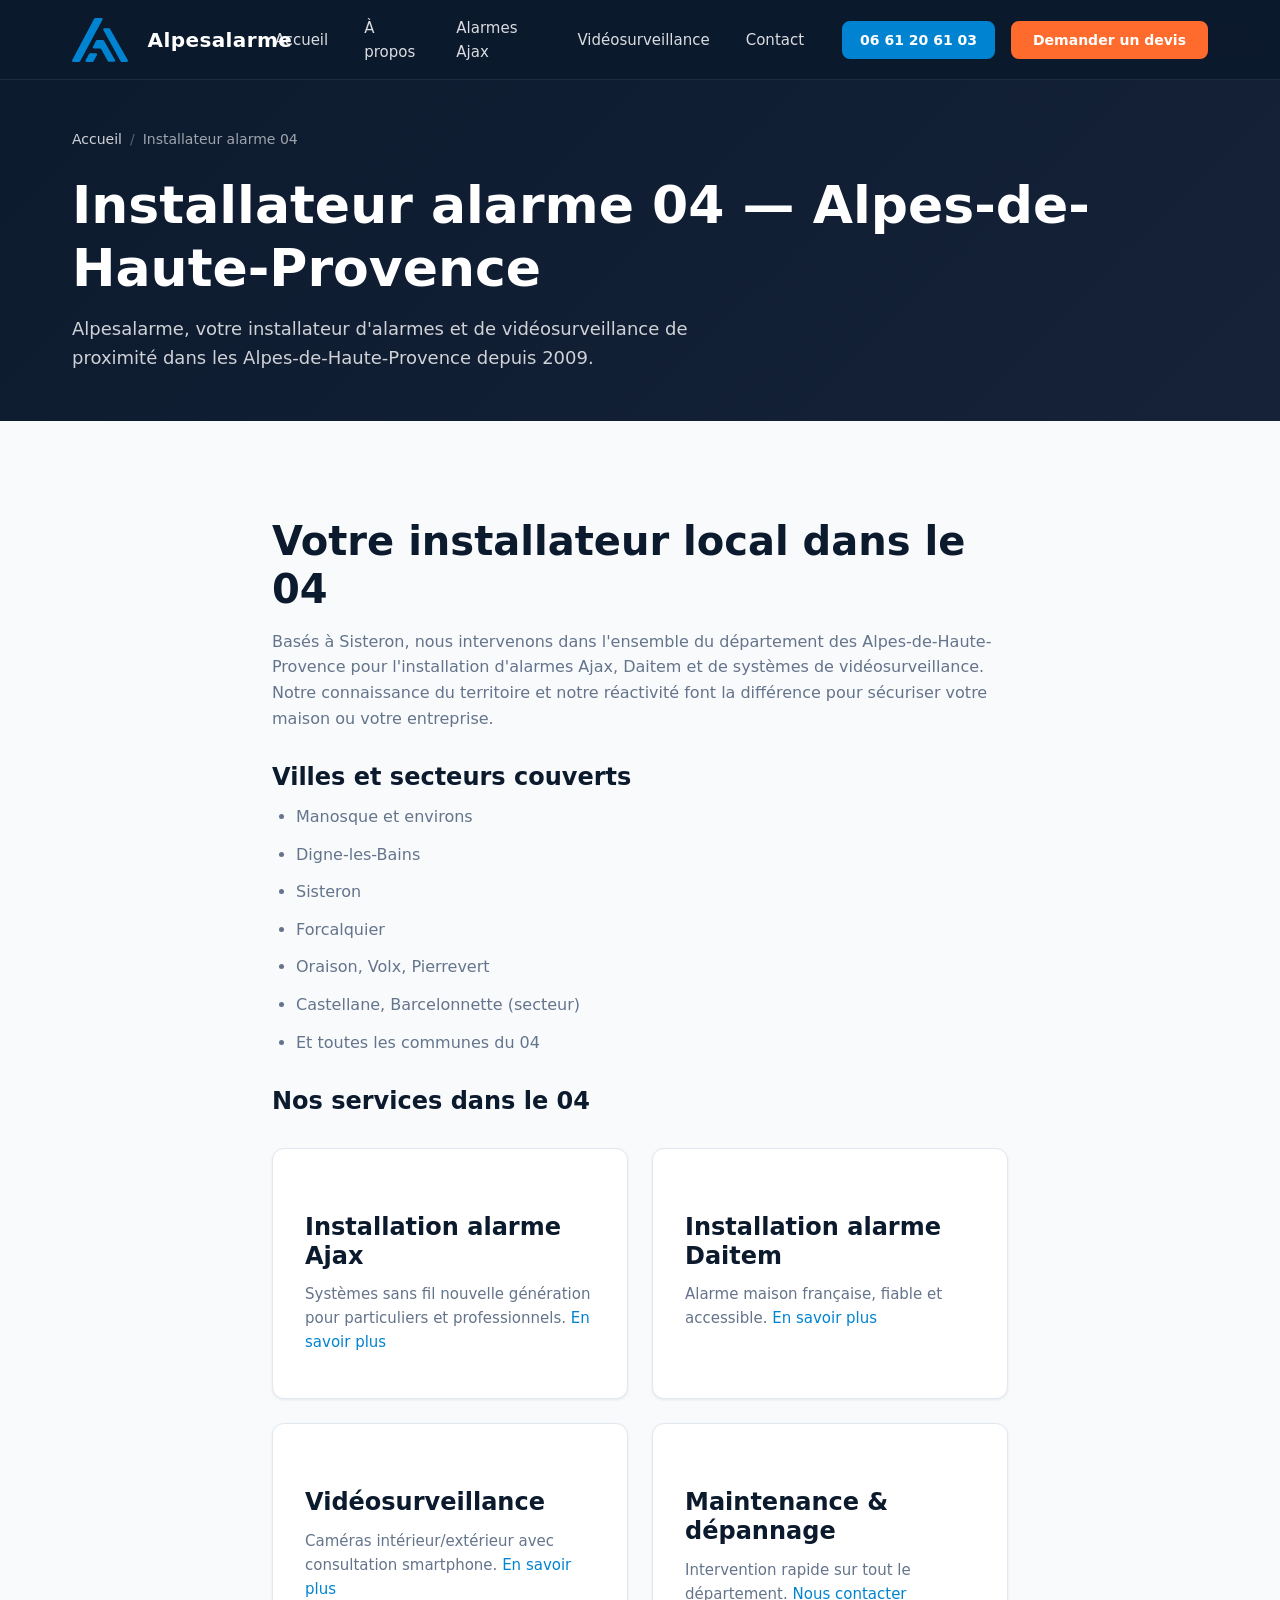
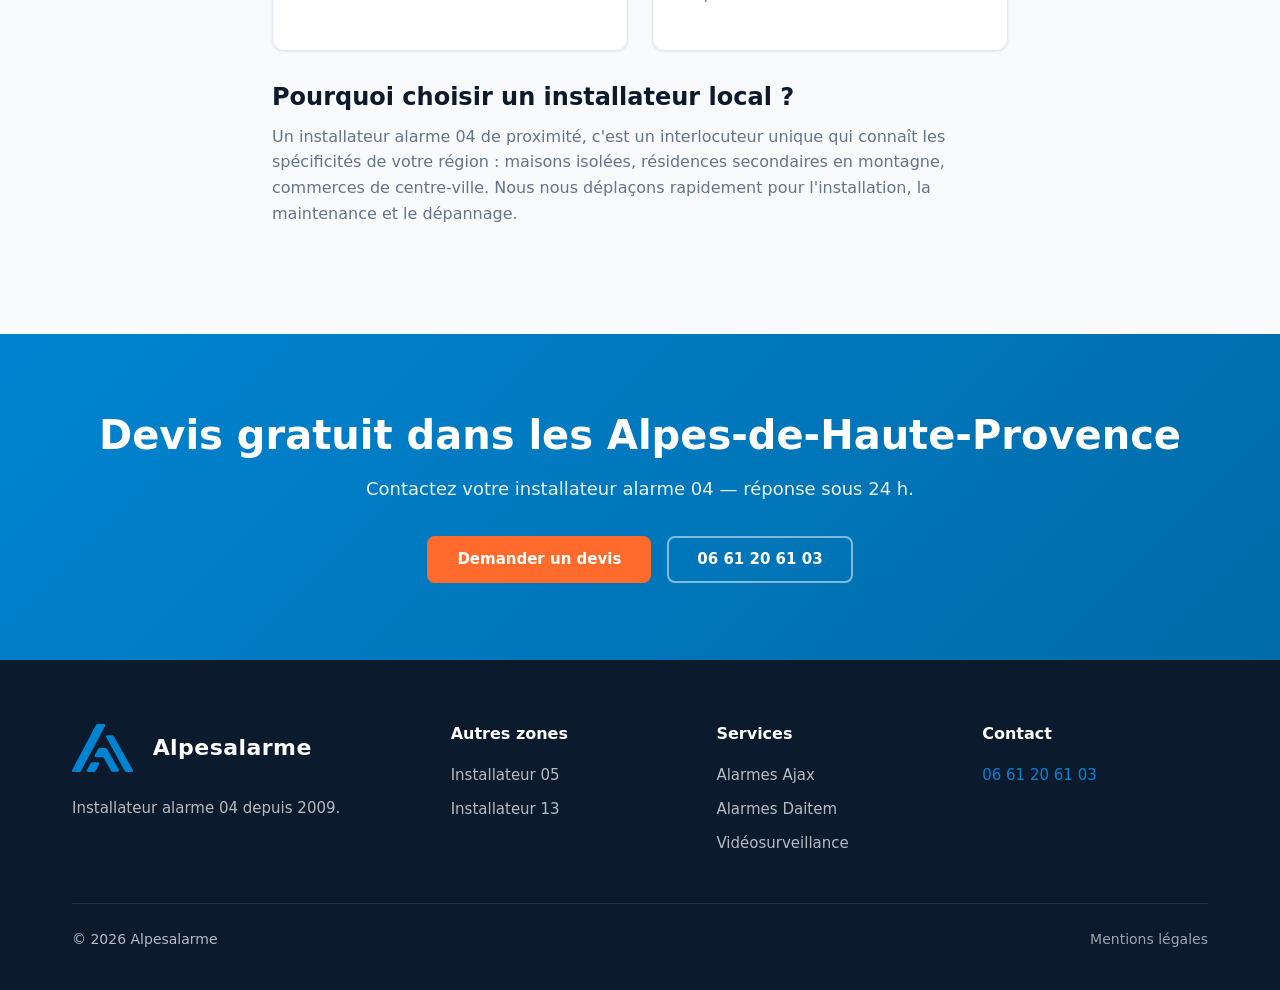
<file: installateur-alarme-04.html>
<!DOCTYPE html>
<html lang="fr">

<head>
  <meta charset="UTF-8">
  <meta name="viewport" content="width=device-width, initial-scale=1.0">
  <title>Installateur alarme 04 — Alpes-de-Haute-Provence | Alpesalarme</title>
  <meta name="description"
    content="Installateur alarme 04 dans les Alpes-de-Haute-Provence. Installation Ajax et Daitem à Manosque, Digne-les-Bains, Sisteron. Vidéosurveillance et dépannage. Devis gratuit Alpesalarme.">
  <link rel="canonical" href="https://www.alpesalarme.fr/installateur-alarme-04.html">
  <link rel="icon" href="assets/logo.svg" type="image/svg+xml">
  <meta property="og:title" content="Installateur alarme 04 — Alpes-de-Haute-Provence">
  <meta property="og:description"
    content="Installation d'alarmes Ajax et Daitem dans le 04. Alpesalarme, installateur local depuis 2009.">
  <meta property="og:url" content="https://www.alpesalarme.fr/installateur-alarme-04.html">
  <link rel="stylesheet" href="css/main.css">
  <script type="application/ld+json">
  {"@context":"https://schema.org","@type":"LocalBusiness","name":"Alpesalarme — Installateur alarme 04","telephone":"+33661206103","url":"https://www.alpesalarme.fr/installateur-alarme-04.html","areaServed":{"@type":"AdministrativeArea","name":"Alpes-de-Haute-Provence"},"address":{"@type":"PostalAddress","addressLocality":"Sisteron","postalCode":"04200","addressRegion":"Provence-Alpes-Côte d'Azur","addressCountry":"FR"}}
  </script>
</head>

<body>
  <a href="#main" class="skip-link">Aller au contenu principal</a>
  <header class="header" role="banner">
    <div class="container header__inner">
      <a href="index.html" class="header__logo" aria-label="Alpesalarme — Accueil">
        <img src="assets/logo.svg" alt="" width="56" height="44">
        <span class="header__logo-name">Alpesalarme</span>
      </a>
      <nav class="header__nav" aria-label="Navigation principale">
        <ul class="header__nav-list">
          <li><a href="index.html" class="header__nav-link">Accueil</a></li>
          <li><a href="about.html" class="header__nav-link">À propos</a></li>
          <li><a href="ajax.html" class="header__nav-link">Alarmes Ajax</a></li>
          <li><a href="videosurveillance.html" class="header__nav-link">Vidéosurveillance</a></li>
          <li><a href="contact.html" class="header__nav-link">Contact</a></li>
        </ul>
      </nav>
      <div class="header__actions">
        <div class="header__phone"><a href="tel:+33661206103" class="btn btn--phone btn--sm">06 61 20 61 03</a></div>
        <a href="contact.html" class="btn btn--primary btn--sm header__cta">Demander un devis</a>
        <button class="header__burger" aria-label="Ouvrir le menu"
          aria-expanded="false"><span></span><span></span><span></span></button>
      </div>
    </div>
  </header>
  <nav class="mobile-nav" aria-label="Navigation mobile">
    <ul class="mobile-nav__list">
      <li><a href="index.html" class="mobile-nav__link">Accueil</a></li>
      <li><a href="installateur-alarme-04.html" class="mobile-nav__link">Installateur 04</a></li>
      <li><a href="contact.html" class="mobile-nav__link">Contact</a></li>
    </ul>
    <div class="mobile-nav__cta"><a href="contact.html" class="btn btn--primary">Devis gratuit</a></div>
  </nav>

  <main id="main">
    <header class="page-hero">
      <div class="container">
        <nav class="breadcrumb" aria-label="Fil d'Ariane"><a href="index.html">Accueil</a><span
            class="breadcrumb__sep">/</span><span>Installateur alarme 04</span></nav>
        <h1>Installateur alarme 04 — Alpes-de-Haute-Provence</h1>
        <p class="page-hero__intro">Alpesalarme, votre installateur d'alarmes et de vidéosurveillance de proximité dans
          les Alpes-de-Haute-Provence depuis 2009.</p>
      </div>
    </header>

    <section>
      <div class="container content-block reveal">
        <h2>Votre installateur local dans le 04</h2>
        <p>Basés à Sisteron, nous intervenons dans l'ensemble du département des Alpes-de-Haute-Provence pour
          l'installation d'alarmes Ajax, Daitem et de systèmes de vidéosurveillance. Notre connaissance du territoire et
          notre réactivité font la différence pour sécuriser votre maison ou votre entreprise.</p>

        <h3>Villes et secteurs couverts</h3>
        <ul>
          <li>Manosque et environs</li>
          <li>Digne-les-Bains</li>
          <li>Sisteron</li>
          <li>Forcalquier</li>
          <li>Oraison, Volx, Pierrevert</li>
          <li>Castellane, Barcelonnette (secteur)</li>
          <li>Et toutes les communes du 04</li>
        </ul>

        <h3>Nos services dans le 04</h3>
        <div class="grid grid--2 mt-2">
          <article class="card">
            <h3>Installation alarme Ajax</h3>
            <p>Systèmes sans fil nouvelle génération pour particuliers et professionnels. <a href="ajax.html">En savoir
                plus</a></p>
          </article>
          <article class="card">
            <h3>Installation alarme Daitem</h3>
            <p>Alarme maison française, fiable et accessible. <a href="daitem.html">En savoir plus</a></p>
          </article>
          <article class="card">
            <h3>Vidéosurveillance</h3>
            <p>Caméras intérieur/extérieur avec consultation smartphone. <a href="videosurveillance.html">En savoir
                plus</a></p>
          </article>
          <article class="card">
            <h3>Maintenance & dépannage</h3>
            <p>Intervention rapide sur tout le département. <a href="contact.html">Nous contacter</a></p>
          </article>
        </div>

        <h3>Pourquoi choisir un installateur local ?</h3>
        <p>Un installateur alarme 04 de proximité, c'est un interlocuteur unique qui connaît les spécificités de votre
          région : maisons isolées, résidences secondaires en montagne, commerces de centre-ville. Nous nous déplaçons
          rapidement pour l'installation, la maintenance et le dépannage.</p>
      </div>
    </section>

    <section class="cta-banner">
      <div class="container">
        <h2>Devis gratuit dans les Alpes-de-Haute-Provence</h2>
        <p>Contactez votre installateur alarme 04 — réponse sous 24 h.</p>
        <div class="cta-banner__actions">
          <a href="contact.html" class="btn btn--primary">Demander un devis</a>
          <a href="tel:+33661206103" class="btn btn--secondary">06 61 20 61 03</a>
        </div>
      </div>
    </section>
  </main>

  <footer class="footer" role="contentinfo">
    <div class="container">
      <div class="footer__grid">
        <div class="footer__brand">
          <div class="footer__brand-logo">
            <img src="assets/logo.svg" alt="" width="56" height="44" loading="lazy">
            <span class="footer__brand-name">Alpesalarme</span>
          </div>
          <p>Installateur alarme 04 depuis 2009.</p>
        </div>
        <div>
          <h4>Autres zones</h4>
          <nav class="footer__links"><a href="installateur-alarme-05.html">Installateur 05</a><a
              href="installateur-alarme-13.html">Installateur 13</a></nav>
        </div>
        <div>
          <h4>Services</h4>
          <nav class="footer__links"><a href="ajax.html">Alarmes Ajax</a><a href="daitem.html">Alarmes Daitem</a><a
              href="videosurveillance.html">Vidéosurveillance</a></nav>
        </div>
        <div>
          <h4>Contact</h4>
          <div class="footer__contact-item"><a href="tel:+33661206103">06 61 20 61 03</a></div>
        </div>
      </div>
      <div class="footer__bottom">
        <p>&copy; 2026 Alpesalarme</p>
        <nav class="footer__legal"><a href="mentions-legales.html">Mentions légales</a></nav>
      </div>
    </div>
  </footer>
  <script src="js/main.js" defer></script>
</body>

</html>
</file>
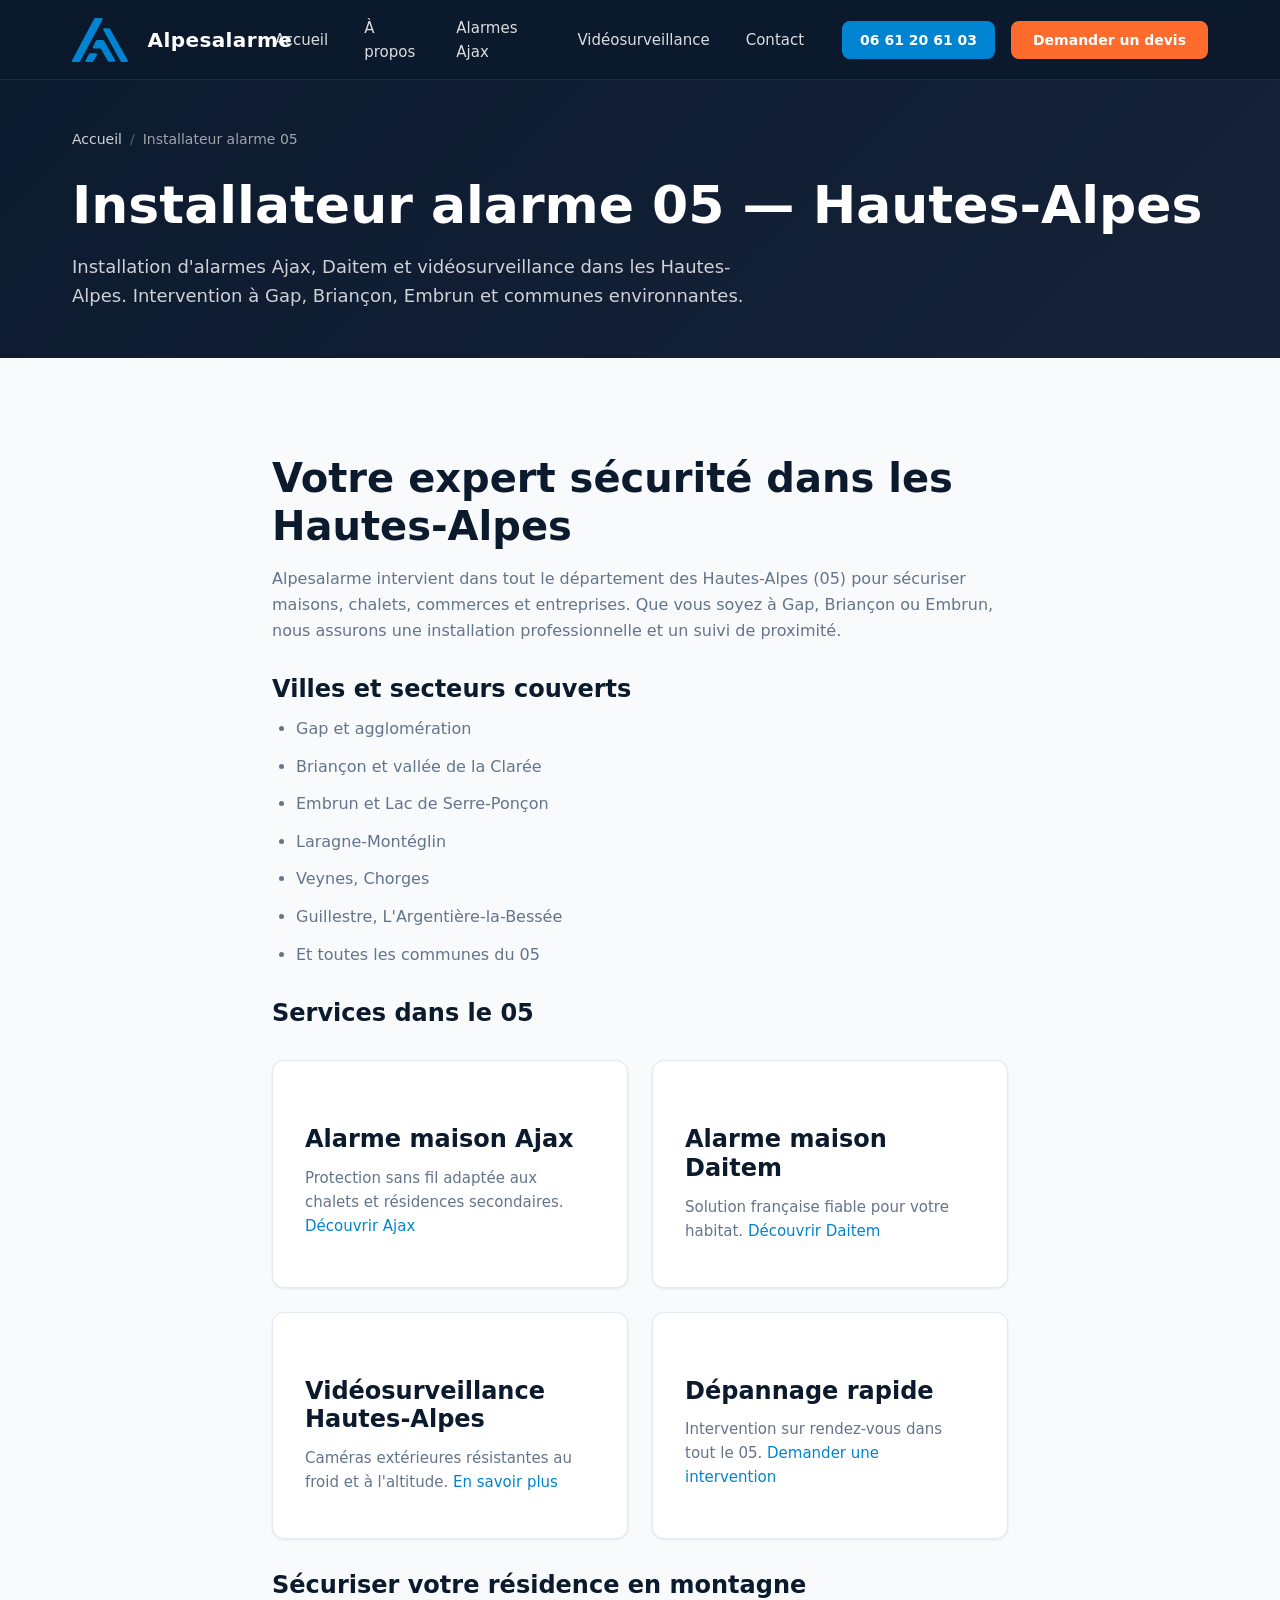
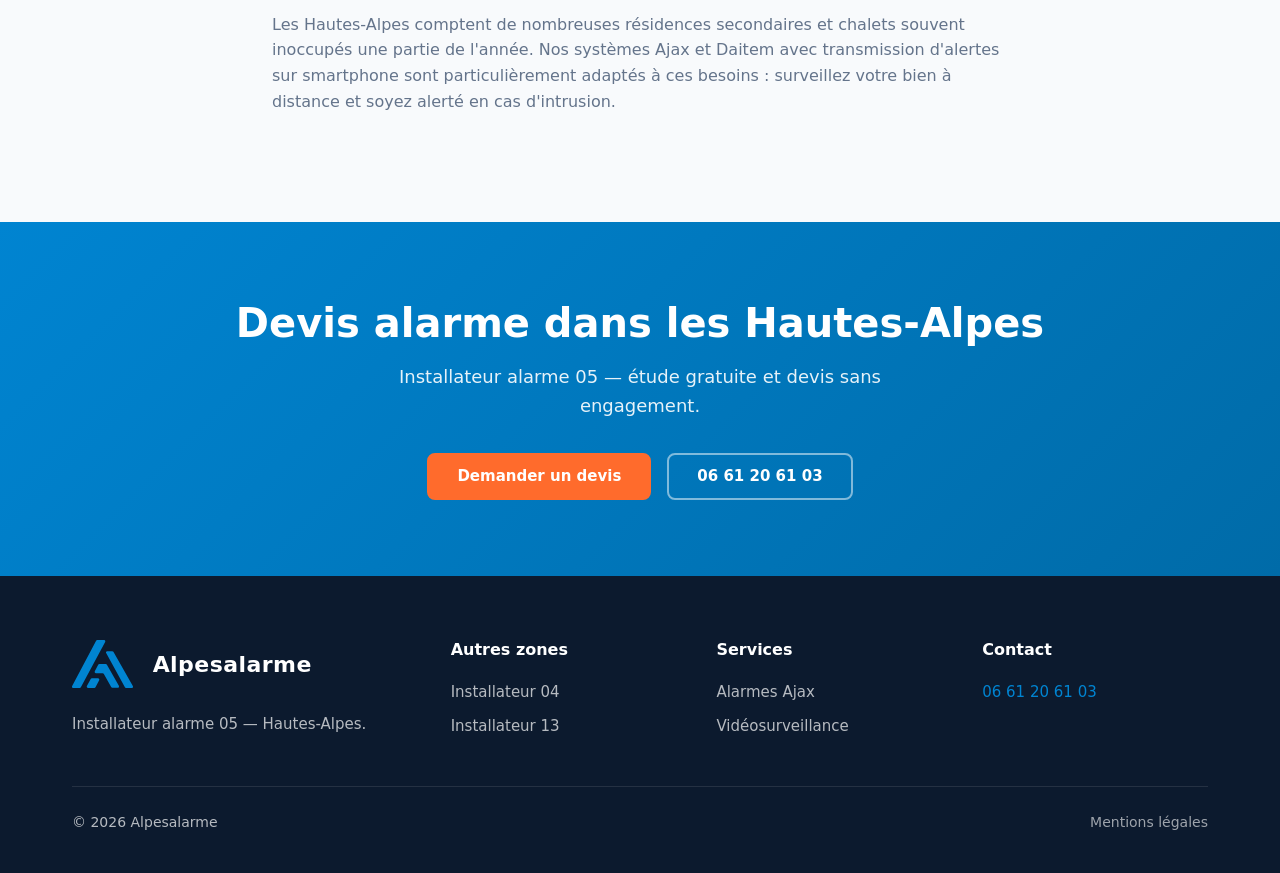
<file: installateur-alarme-05.html>
<!DOCTYPE html>
<html lang="fr">

<head>
  <meta charset="UTF-8">
  <meta name="viewport" content="width=device-width, initial-scale=1.0">
  <title>Installateur alarme 05 — Hautes-Alpes | Alpesalarme</title>
  <meta name="description"
    content="Installateur alarme 05 dans les Hautes-Alpes. Installation Ajax et Daitem à Gap, Briançon, Embrun. Vidéosurveillance Hautes-Alpes. Devis gratuit par Alpesalarme depuis 2009.">
  <link rel="canonical" href="https://www.alpesalarme.fr/installateur-alarme-05.html">
  <link rel="icon" href="assets/logo.svg" type="image/svg+xml">
  <meta property="og:title" content="Installateur alarme 05 — Hautes-Alpes">
  <meta property="og:description"
    content="Installation d'alarmes et vidéosurveillance dans les Hautes-Alpes. Alpesalarme, installateur depuis 2009.">
  <meta property="og:url" content="https://www.alpesalarme.fr/installateur-alarme-05.html">
  <link rel="stylesheet" href="css/main.css">
  <script type="application/ld+json">
  {"@context":"https://schema.org","@type":"LocalBusiness","name":"Alpesalarme — Installateur alarme 05","telephone":"+33661206103","url":"https://www.alpesalarme.fr/installateur-alarme-05.html","areaServed":{"@type":"AdministrativeArea","name":"Hautes-Alpes"},"address":{"@type":"PostalAddress","addressLocality":"Sisteron","postalCode":"04200","addressCountry":"FR"}}
  </script>
</head>

<body>
  <a href="#main" class="skip-link">Aller au contenu principal</a>
  <header class="header" role="banner">
    <div class="container header__inner">
      <a href="index.html" class="header__logo" aria-label="Alpesalarme — Accueil">
        <img src="assets/logo.svg" alt="" width="56" height="44">
        <span class="header__logo-name">Alpesalarme</span>
      </a>
      <nav class="header__nav" aria-label="Navigation principale">
        <ul class="header__nav-list">
          <li><a href="index.html" class="header__nav-link">Accueil</a></li>
          <li><a href="about.html" class="header__nav-link">À propos</a></li>
          <li><a href="ajax.html" class="header__nav-link">Alarmes Ajax</a></li>
          <li><a href="videosurveillance.html" class="header__nav-link">Vidéosurveillance</a></li>
          <li><a href="contact.html" class="header__nav-link">Contact</a></li>
        </ul>
      </nav>
      <div class="header__actions">
        <div class="header__phone"><a href="tel:+33661206103" class="btn btn--phone btn--sm">06 61 20 61 03</a></div>
        <a href="contact.html" class="btn btn--primary btn--sm header__cta">Demander un devis</a>
        <button class="header__burger" aria-label="Ouvrir le menu"
          aria-expanded="false"><span></span><span></span><span></span></button>
      </div>
    </div>
  </header>
  <nav class="mobile-nav" aria-label="Navigation mobile">
    <ul class="mobile-nav__list">
      <li><a href="index.html" class="mobile-nav__link">Accueil</a></li>
      <li><a href="installateur-alarme-05.html" class="mobile-nav__link">Installateur 05</a></li>
      <li><a href="contact.html" class="mobile-nav__link">Contact</a></li>
    </ul>
    <div class="mobile-nav__cta"><a href="contact.html" class="btn btn--primary">Devis gratuit</a></div>
  </nav>

  <main id="main">
    <header class="page-hero">
      <div class="container">
        <nav class="breadcrumb" aria-label="Fil d'Ariane"><a href="index.html">Accueil</a><span
            class="breadcrumb__sep">/</span><span>Installateur alarme 05</span></nav>
        <h1>Installateur alarme 05 — Hautes-Alpes</h1>
        <p class="page-hero__intro">Installation d'alarmes Ajax, Daitem et vidéosurveillance dans les Hautes-Alpes.
          Intervention à Gap, Briançon, Embrun et communes environnantes.</p>
      </div>
    </header>

    <section>
      <div class="container content-block reveal">
        <h2>Votre expert sécurité dans les Hautes-Alpes</h2>
        <p>Alpesalarme intervient dans tout le département des Hautes-Alpes (05) pour sécuriser maisons, chalets,
          commerces et entreprises. Que vous soyez à Gap, Briançon ou Embrun, nous assurons une installation
          professionnelle et un suivi de proximité.</p>

        <h3>Villes et secteurs couverts</h3>
        <ul>
          <li>Gap et agglomération</li>
          <li>Briançon et vallée de la Clarée</li>
          <li>Embrun et Lac de Serre-Ponçon</li>
          <li>Laragne-Montéglin</li>
          <li>Veynes, Chorges</li>
          <li>Guillestre, L'Argentière-la-Bessée</li>
          <li>Et toutes les communes du 05</li>
        </ul>

        <h3>Services dans le 05</h3>
        <div class="grid grid--2 mt-2">
          <article class="card">
            <h3>Alarme maison Ajax</h3>
            <p>Protection sans fil adaptée aux chalets et résidences secondaires. <a href="ajax.html">Découvrir Ajax</a>
            </p>
          </article>
          <article class="card">
            <h3>Alarme maison Daitem</h3>
            <p>Solution française fiable pour votre habitat. <a href="daitem.html">Découvrir Daitem</a></p>
          </article>
          <article class="card">
            <h3>Vidéosurveillance Hautes-Alpes</h3>
            <p>Caméras extérieures résistantes au froid et à l'altitude. <a href="videosurveillance.html">En savoir
                plus</a></p>
          </article>
          <article class="card">
            <h3>Dépannage rapide</h3>
            <p>Intervention sur rendez-vous dans tout le 05. <a href="contact.html">Demander une intervention</a></p>
          </article>
        </div>

        <h3>Sécuriser votre résidence en montagne</h3>
        <p>Les Hautes-Alpes comptent de nombreuses résidences secondaires et chalets souvent inoccupés une partie de
          l'année. Nos systèmes Ajax et Daitem avec transmission d'alertes sur smartphone sont particulièrement adaptés
          à ces besoins : surveillez votre bien à distance et soyez alerté en cas d'intrusion.</p>
      </div>
    </section>

    <section class="cta-banner">
      <div class="container">
        <h2>Devis alarme dans les Hautes-Alpes</h2>
        <p>Installateur alarme 05 — étude gratuite et devis sans engagement.</p>
        <div class="cta-banner__actions">
          <a href="contact.html" class="btn btn--primary">Demander un devis</a>
          <a href="tel:+33661206103" class="btn btn--secondary">06 61 20 61 03</a>
        </div>
      </div>
    </section>
  </main>

  <footer class="footer" role="contentinfo">
    <div class="container">
      <div class="footer__grid">
        <div class="footer__brand">
          <div class="footer__brand-logo">
            <img src="assets/logo.svg" alt="" width="56" height="44" loading="lazy">
            <span class="footer__brand-name">Alpesalarme</span>
          </div>
          <p>Installateur alarme 05 — Hautes-Alpes.</p>
        </div>
        <div>
          <h4>Autres zones</h4>
          <nav class="footer__links"><a href="installateur-alarme-04.html">Installateur 04</a><a
              href="installateur-alarme-13.html">Installateur 13</a></nav>
        </div>
        <div>
          <h4>Services</h4>
          <nav class="footer__links"><a href="ajax.html">Alarmes Ajax</a><a
              href="videosurveillance.html">Vidéosurveillance</a></nav>
        </div>
        <div>
          <h4>Contact</h4>
          <div class="footer__contact-item"><a href="tel:+33661206103">06 61 20 61 03</a></div>
        </div>
      </div>
      <div class="footer__bottom">
        <p>&copy; 2026 Alpesalarme</p>
        <nav class="footer__legal"><a href="mentions-legales.html">Mentions légales</a></nav>
      </div>
    </div>
  </footer>
  <script src="js/main.js" defer></script>
</body>

</html>
</file>
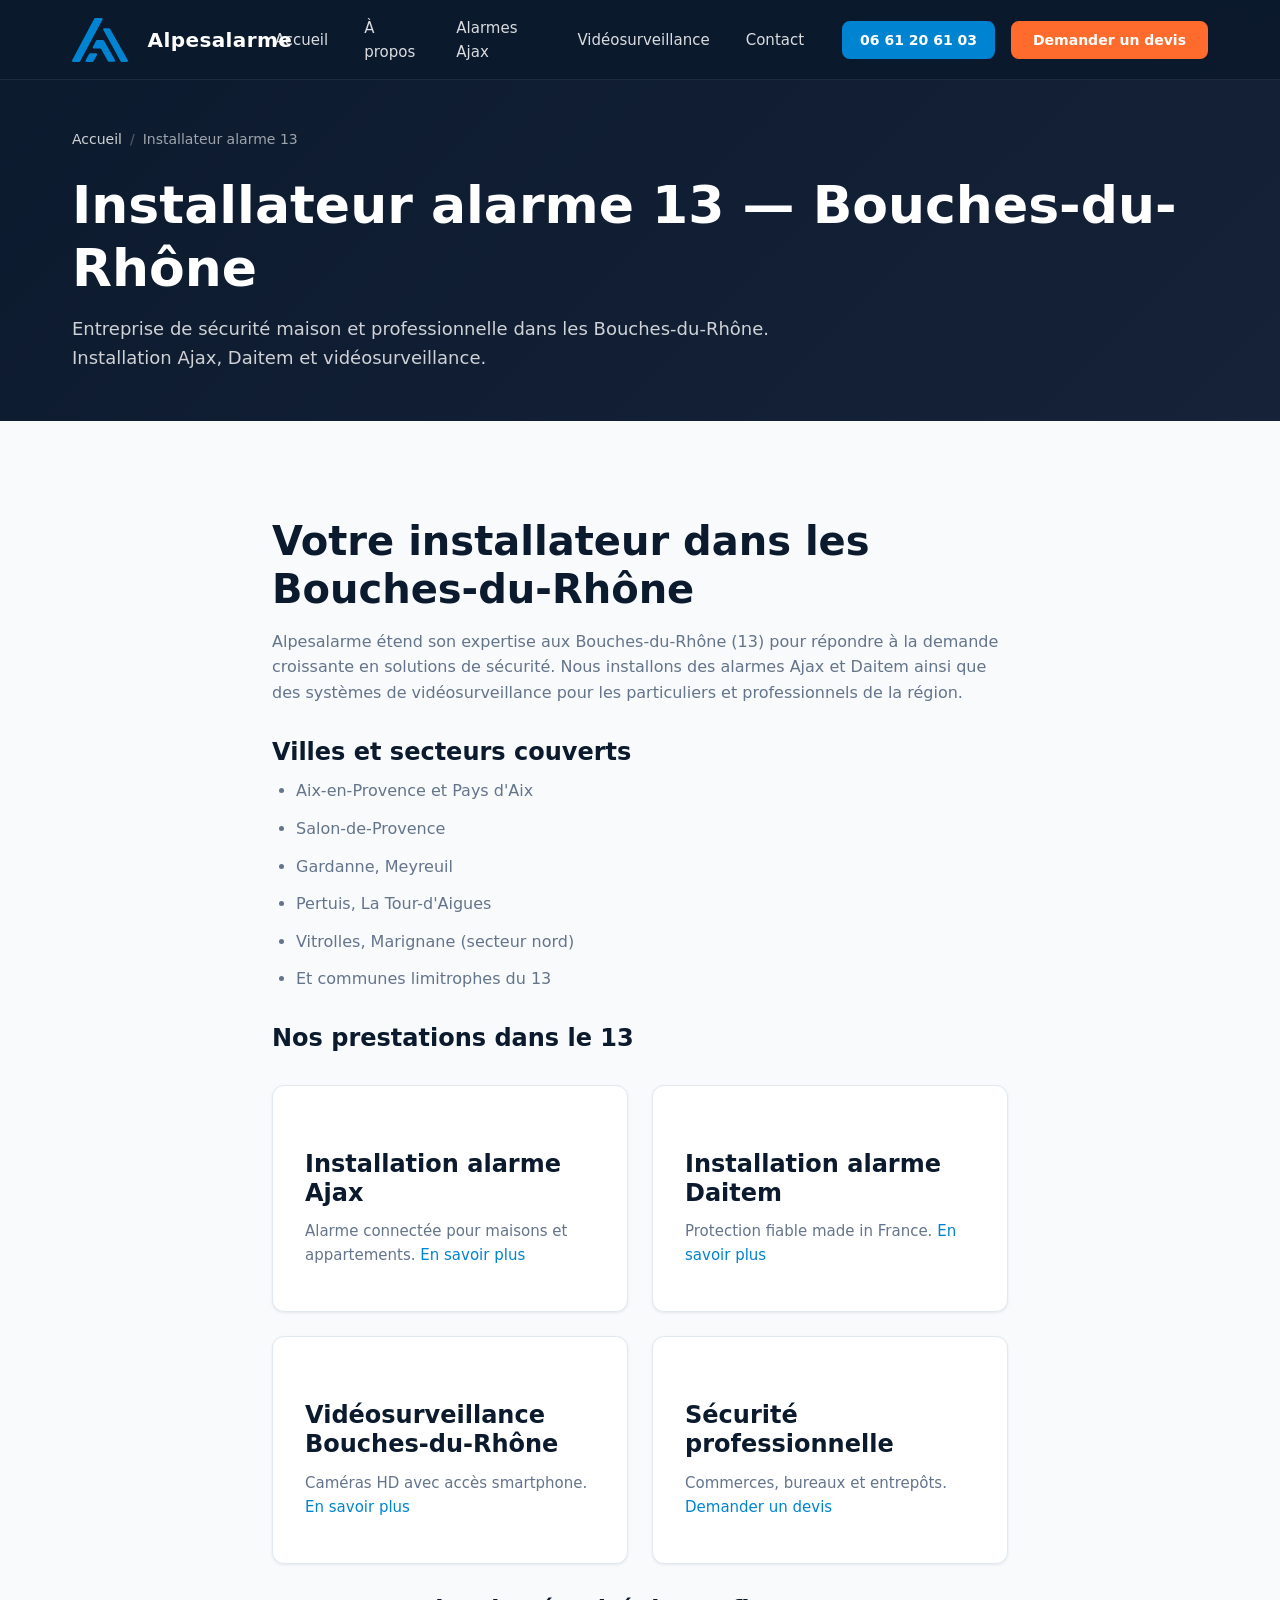
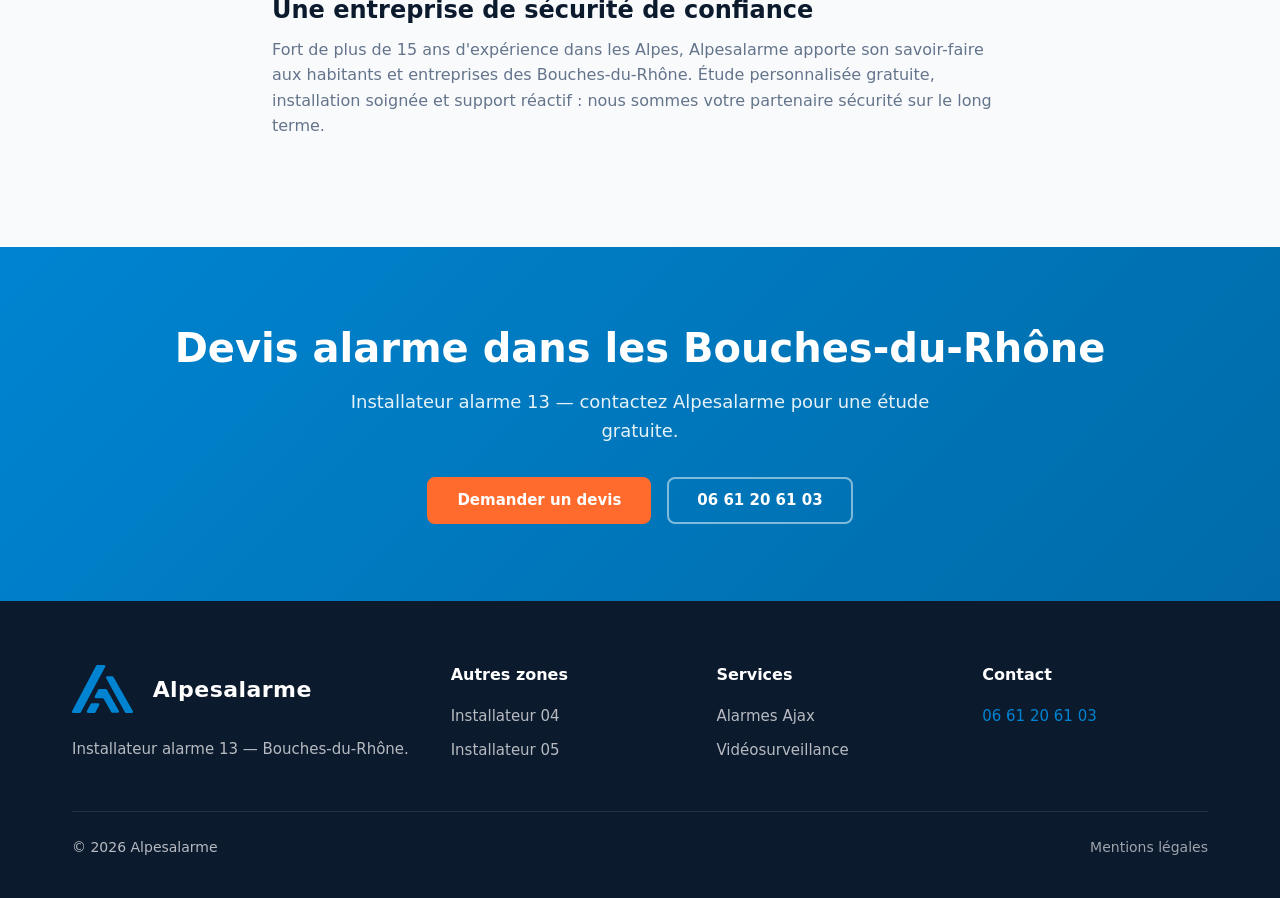
<file: installateur-alarme-13.html>
<!DOCTYPE html>
<html lang="fr">

<head>
  <meta charset="UTF-8">
  <meta name="viewport" content="width=device-width, initial-scale=1.0">
  <title>Installateur alarme 13 — Bouches-du-Rhône | Alpesalarme</title>
  <meta name="description"
    content="Installateur alarme 13 dans les Bouches-du-Rhône. Installation Ajax et Daitem à Aix-en-Provence, Salon-de-Provence. Vidéosurveillance Bouches-du-Rhône. Devis gratuit Alpesalarme.">
  <link rel="canonical" href="https://www.alpesalarme.fr/installateur-alarme-13.html">
  <link rel="icon" href="assets/logo.svg" type="image/svg+xml">
  <meta property="og:title" content="Installateur alarme 13 — Bouches-du-Rhône">
  <meta property="og:description"
    content="Installation d'alarmes et vidéosurveillance dans les Bouches-du-Rhône. Alpesalarme depuis 2009.">
  <meta property="og:url" content="https://www.alpesalarme.fr/installateur-alarme-13.html">
  <link rel="stylesheet" href="css/main.css">
  <script type="application/ld+json">
  {"@context":"https://schema.org","@type":"LocalBusiness","name":"Alpesalarme — Installateur alarme 13","telephone":"+33661206103","url":"https://www.alpesalarme.fr/installateur-alarme-13.html","areaServed":{"@type":"AdministrativeArea","name":"Bouches-du-Rhône"},"address":{"@type":"PostalAddress","addressLocality":"Sisteron","postalCode":"04200","addressCountry":"FR"}}
  </script>
</head>

<body>
  <a href="#main" class="skip-link">Aller au contenu principal</a>
  <header class="header" role="banner">
    <div class="container header__inner">
      <a href="index.html" class="header__logo" aria-label="Alpesalarme — Accueil">
        <img src="assets/logo.svg" alt="" width="56" height="44">
        <span class="header__logo-name">Alpesalarme</span>
      </a>
      <nav class="header__nav" aria-label="Navigation principale">
        <ul class="header__nav-list">
          <li><a href="index.html" class="header__nav-link">Accueil</a></li>
          <li><a href="about.html" class="header__nav-link">À propos</a></li>
          <li><a href="ajax.html" class="header__nav-link">Alarmes Ajax</a></li>
          <li><a href="videosurveillance.html" class="header__nav-link">Vidéosurveillance</a></li>
          <li><a href="contact.html" class="header__nav-link">Contact</a></li>
        </ul>
      </nav>
      <div class="header__actions">
        <div class="header__phone"><a href="tel:+33661206103" class="btn btn--phone btn--sm">06 61 20 61 03</a></div>
        <a href="contact.html" class="btn btn--primary btn--sm header__cta">Demander un devis</a>
        <button class="header__burger" aria-label="Ouvrir le menu"
          aria-expanded="false"><span></span><span></span><span></span></button>
      </div>
    </div>
  </header>
  <nav class="mobile-nav" aria-label="Navigation mobile">
    <ul class="mobile-nav__list">
      <li><a href="index.html" class="mobile-nav__link">Accueil</a></li>
      <li><a href="installateur-alarme-13.html" class="mobile-nav__link">Installateur 13</a></li>
      <li><a href="contact.html" class="mobile-nav__link">Contact</a></li>
    </ul>
    <div class="mobile-nav__cta"><a href="contact.html" class="btn btn--primary">Devis gratuit</a></div>
  </nav>

  <main id="main">
    <header class="page-hero">
      <div class="container">
        <nav class="breadcrumb" aria-label="Fil d'Ariane"><a href="index.html">Accueil</a><span
            class="breadcrumb__sep">/</span><span>Installateur alarme 13</span></nav>
        <h1>Installateur alarme 13 — Bouches-du-Rhône</h1>
        <p class="page-hero__intro">Entreprise de sécurité maison et professionnelle dans les Bouches-du-Rhône.
          Installation Ajax, Daitem et vidéosurveillance.</p>
      </div>
    </header>

    <section>
      <div class="container content-block reveal">
        <h2>Votre installateur dans les Bouches-du-Rhône</h2>
        <p>Alpesalarme étend son expertise aux Bouches-du-Rhône (13) pour répondre à la demande croissante en solutions
          de sécurité. Nous installons des alarmes Ajax et Daitem ainsi que des systèmes de vidéosurveillance pour les
          particuliers et professionnels de la région.</p>

        <h3>Villes et secteurs couverts</h3>
        <ul>
          <li>Aix-en-Provence et Pays d'Aix</li>
          <li>Salon-de-Provence</li>
          <li>Gardanne, Meyreuil</li>
          <li>Pertuis, La Tour-d'Aigues</li>
          <li>Vitrolles, Marignane (secteur nord)</li>
          <li>Et communes limitrophes du 13</li>
        </ul>

        <h3>Nos prestations dans le 13</h3>
        <div class="grid grid--2 mt-2">
          <article class="card">
            <h3>Installation alarme Ajax</h3>
            <p>Alarme connectée pour maisons et appartements. <a href="ajax.html">En savoir plus</a></p>
          </article>
          <article class="card">
            <h3>Installation alarme Daitem</h3>
            <p>Protection fiable made in France. <a href="daitem.html">En savoir plus</a></p>
          </article>
          <article class="card">
            <h3>Vidéosurveillance Bouches-du-Rhône</h3>
            <p>Caméras HD avec accès smartphone. <a href="videosurveillance.html">En savoir plus</a></p>
          </article>
          <article class="card">
            <h3>Sécurité professionnelle</h3>
            <p>Commerces, bureaux et entrepôts. <a href="contact.html">Demander un devis</a></p>
          </article>
        </div>

        <h3>Une entreprise de sécurité de confiance</h3>
        <p>Fort de plus de 15 ans d'expérience dans les Alpes, Alpesalarme apporte son savoir-faire aux habitants et
          entreprises des Bouches-du-Rhône. Étude personnalisée gratuite, installation soignée et support réactif : nous
          sommes votre partenaire sécurité sur le long terme.</p>
      </div>
    </section>

    <section class="cta-banner">
      <div class="container">
        <h2>Devis alarme dans les Bouches-du-Rhône</h2>
        <p>Installateur alarme 13 — contactez Alpesalarme pour une étude gratuite.</p>
        <div class="cta-banner__actions">
          <a href="contact.html" class="btn btn--primary">Demander un devis</a>
          <a href="tel:+33661206103" class="btn btn--secondary">06 61 20 61 03</a>
        </div>
      </div>
    </section>
  </main>

  <footer class="footer" role="contentinfo">
    <div class="container">
      <div class="footer__grid">
        <div class="footer__brand">
          <div class="footer__brand-logo">
            <img src="assets/logo.svg" alt="" width="56" height="44" loading="lazy">
            <span class="footer__brand-name">Alpesalarme</span>
          </div>
          <p>Installateur alarme 13 — Bouches-du-Rhône.</p>
        </div>
        <div>
          <h4>Autres zones</h4>
          <nav class="footer__links"><a href="installateur-alarme-04.html">Installateur 04</a><a
              href="installateur-alarme-05.html">Installateur 05</a></nav>
        </div>
        <div>
          <h4>Services</h4>
          <nav class="footer__links"><a href="ajax.html">Alarmes Ajax</a><a
              href="videosurveillance.html">Vidéosurveillance</a></nav>
        </div>
        <div>
          <h4>Contact</h4>
          <div class="footer__contact-item"><a href="tel:+33661206103">06 61 20 61 03</a></div>
        </div>
      </div>
      <div class="footer__bottom">
        <p>&copy; 2026 Alpesalarme</p>
        <nav class="footer__legal"><a href="mentions-legales.html">Mentions légales</a></nav>
      </div>
    </div>
  </footer>
  <script src="js/main.js" defer></script>
</body>

</html>
</file>
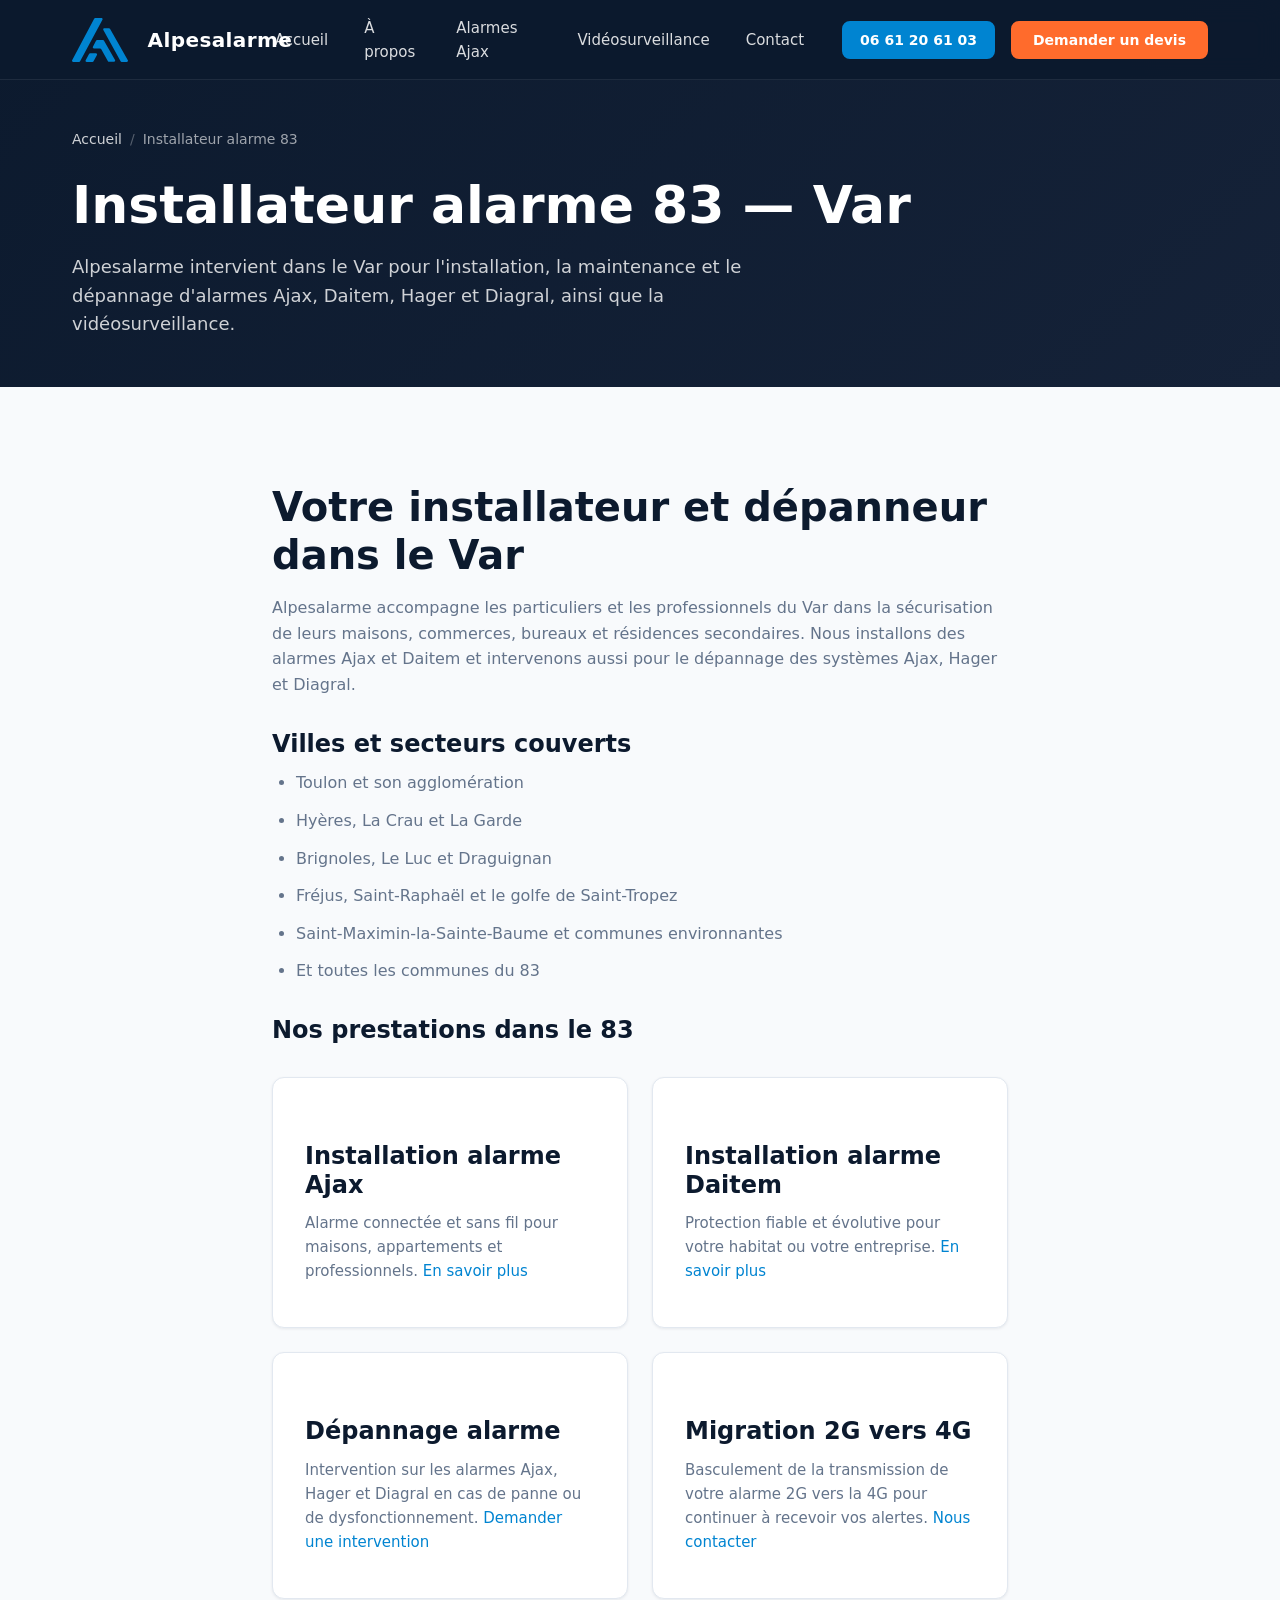
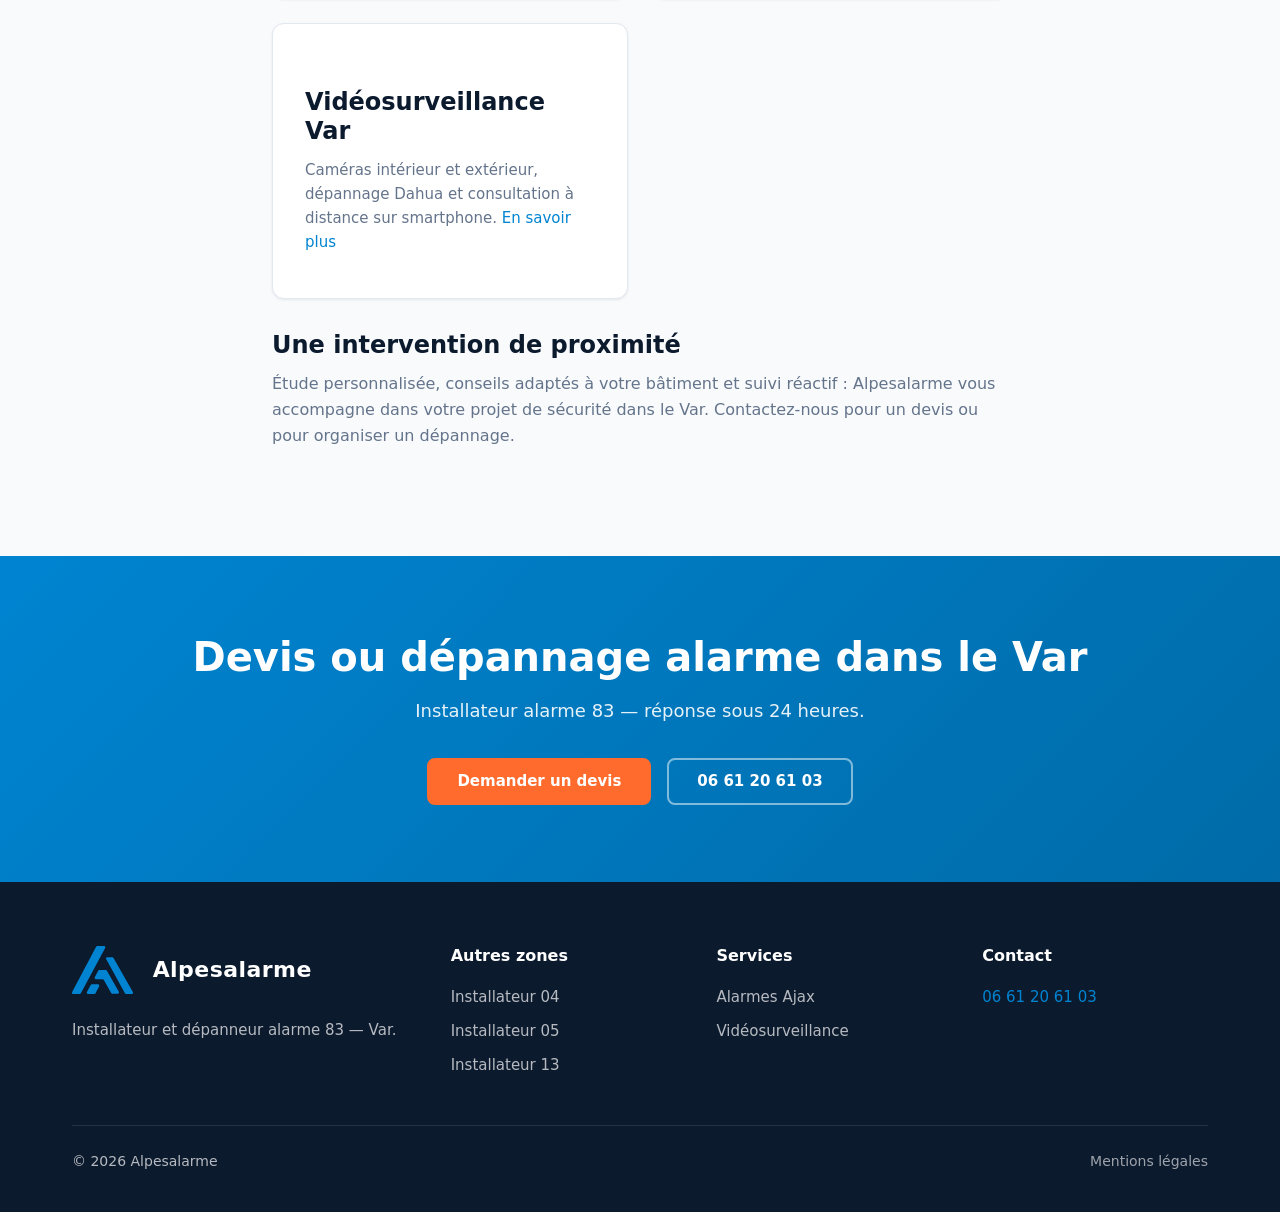
<file: installateur-alarme-83.html>
<!DOCTYPE html>
<html lang="fr">

<head>
  <meta charset="UTF-8">
  <meta name="viewport" content="width=device-width, initial-scale=1.0">
  <title>Installateur alarme 83 — Var | Alpesalarme</title>
  <meta name="description"
    content="Installateur et dépanneur alarme 83 dans le Var. Installation Ajax et Daitem, dépannage Ajax, Hager et Diagral, dépannage caméras Dahua et basculement 2G vers 4G. Devis gratuit Alpesalarme.">
  <link rel="canonical" href="https://www.alpesalarme.fr/installateur-alarme-83.html">
  <link rel="icon" href="assets/logo.svg" type="image/svg+xml">
  <meta property="og:title" content="Installateur alarme 83 — Var | Alpesalarme">
  <meta property="og:description"
    content="Installation, maintenance et dépannage d'alarmes dans le Var. Alpesalarme intervient auprès des particuliers et professionnels.">
  <meta property="og:url" content="https://www.alpesalarme.fr/installateur-alarme-83.html">
  <link rel="stylesheet" href="css/main.css">
  <script type="application/ld+json">
  {"@context":"https://schema.org","@type":"LocalBusiness","name":"Alpesalarme — Installateur alarme 83","telephone":"+33661206103","url":"https://www.alpesalarme.fr/installateur-alarme-83.html","areaServed":{"@type":"AdministrativeArea","name":"Var"},"address":{"@type":"PostalAddress","addressLocality":"Sisteron","postalCode":"04200","addressCountry":"FR"}}
  </script>
</head>

<body>
  <a href="#main" class="skip-link">Aller au contenu principal</a>
  <header class="header" role="banner">
    <div class="container header__inner">
      <a href="index.html" class="header__logo" aria-label="Alpesalarme — Accueil">
        <img src="assets/logo.svg" alt="" width="56" height="44">
        <span class="header__logo-name">Alpesalarme</span>
      </a>
      <nav class="header__nav" aria-label="Navigation principale">
        <ul class="header__nav-list">
          <li><a href="index.html" class="header__nav-link">Accueil</a></li>
          <li><a href="about.html" class="header__nav-link">À propos</a></li>
          <li><a href="ajax.html" class="header__nav-link">Alarmes Ajax</a></li>
          <li><a href="videosurveillance.html" class="header__nav-link">Vidéosurveillance</a></li>
          <li><a href="contact.html" class="header__nav-link">Contact</a></li>
        </ul>
      </nav>
      <div class="header__actions">
        <div class="header__phone"><a href="tel:+33661206103" class="btn btn--phone btn--sm">06 61 20 61 03</a></div>
        <a href="contact.html" class="btn btn--primary btn--sm header__cta">Demander un devis</a>
        <button class="header__burger" aria-label="Ouvrir le menu"
          aria-expanded="false"><span></span><span></span><span></span></button>
      </div>
    </div>
  </header>
  <nav class="mobile-nav" aria-label="Navigation mobile">
    <ul class="mobile-nav__list">
      <li><a href="index.html" class="mobile-nav__link">Accueil</a></li>
      <li><a href="installateur-alarme-83.html" class="mobile-nav__link">Installateur 83</a></li>
      <li><a href="contact.html" class="mobile-nav__link">Contact</a></li>
    </ul>
    <div class="mobile-nav__cta"><a href="contact.html" class="btn btn--primary">Devis gratuit</a></div>
  </nav>

  <main id="main">
    <header class="page-hero">
      <div class="container">
        <nav class="breadcrumb" aria-label="Fil d'Ariane"><a href="index.html">Accueil</a><span
            class="breadcrumb__sep">/</span><span>Installateur alarme 83</span></nav>
        <h1>Installateur alarme 83 — Var</h1>
        <p class="page-hero__intro">Alpesalarme intervient dans le Var pour l'installation, la maintenance et le
          dépannage d'alarmes Ajax, Daitem, Hager et Diagral, ainsi que la vidéosurveillance.</p>
      </div>
    </header>

    <section>
      <div class="container content-block reveal">
        <h2>Votre installateur et dépanneur dans le Var</h2>
        <p>Alpesalarme accompagne les particuliers et les professionnels du Var dans la sécurisation de leurs maisons,
          commerces, bureaux et résidences secondaires. Nous installons des alarmes Ajax et Daitem et intervenons aussi
          pour le dépannage des systèmes Ajax, Hager et Diagral.</p>

        <h3>Villes et secteurs couverts</h3>
        <ul>
          <li>Toulon et son agglomération</li>
          <li>Hyères, La Crau et La Garde</li>
          <li>Brignoles, Le Luc et Draguignan</li>
          <li>Fréjus, Saint-Raphaël et le golfe de Saint-Tropez</li>
          <li>Saint-Maximin-la-Sainte-Baume et communes environnantes</li>
          <li>Et toutes les communes du 83</li>
        </ul>

        <h3>Nos prestations dans le 83</h3>
        <div class="grid grid--2 mt-2">
          <article class="card">
            <h3>Installation alarme Ajax</h3>
            <p>Alarme connectée et sans fil pour maisons, appartements et professionnels. <a href="ajax.html">En savoir
                plus</a></p>
          </article>
          <article class="card">
            <h3>Installation alarme Daitem</h3>
            <p>Protection fiable et évolutive pour votre habitat ou votre entreprise. <a href="daitem.html">En savoir
                plus</a></p>
          </article>
          <article class="card">
            <h3>Dépannage alarme</h3>
            <p>Intervention sur les alarmes Ajax, Hager et Diagral en cas de panne ou de dysfonctionnement. <a
                href="contact.html">Demander une intervention</a></p>
          </article>
          <article class="card">
            <h3>Migration 2G vers 4G</h3>
            <p>Basculement de la transmission de votre alarme 2G vers la 4G pour continuer à recevoir vos alertes. <a
                href="contact.html">Nous contacter</a></p>
          </article>
          <article class="card">
            <h3>Vidéosurveillance Var</h3>
            <p>Caméras intérieur et extérieur, dépannage Dahua et consultation à distance sur smartphone. <a
                href="videosurveillance.html">En savoir plus</a></p>
          </article>
        </div>

        <h3>Une intervention de proximité</h3>
        <p>Étude personnalisée, conseils adaptés à votre bâtiment et suivi réactif : Alpesalarme vous accompagne dans
          votre projet de sécurité dans le Var. Contactez-nous pour un devis ou pour organiser un dépannage.</p>
      </div>
    </section>

    <section class="cta-banner">
      <div class="container">
        <h2>Devis ou dépannage alarme dans le Var</h2>
        <p>Installateur alarme 83 — réponse sous 24 heures.</p>
        <div class="cta-banner__actions">
          <a href="contact.html" class="btn btn--primary">Demander un devis</a>
          <a href="tel:+33661206103" class="btn btn--secondary">06 61 20 61 03</a>
        </div>
      </div>
    </section>
  </main>

  <footer class="footer" role="contentinfo">
    <div class="container">
      <div class="footer__grid">
        <div class="footer__brand">
          <div class="footer__brand-logo">
            <img src="assets/logo.svg" alt="" width="56" height="44" loading="lazy">
            <span class="footer__brand-name">Alpesalarme</span>
          </div>
          <p>Installateur et dépanneur alarme 83 — Var.</p>
        </div>
        <div>
          <h4>Autres zones</h4>
          <nav class="footer__links"><a href="installateur-alarme-04.html">Installateur 04</a><a
              href="installateur-alarme-05.html">Installateur 05</a><a
              href="installateur-alarme-13.html">Installateur 13</a></nav>
        </div>
        <div>
          <h4>Services</h4>
          <nav class="footer__links"><a href="ajax.html">Alarmes Ajax</a><a
              href="videosurveillance.html">Vidéosurveillance</a></nav>
        </div>
        <div>
          <h4>Contact</h4>
          <div class="footer__contact-item"><a href="tel:+33661206103">06 61 20 61 03</a></div>
        </div>
      </div>
      <div class="footer__bottom">
        <p>&copy; 2026 Alpesalarme</p>
        <nav class="footer__legal"><a href="mentions-legales.html">Mentions légales</a></nav>
      </div>
    </div>
  </footer>
  <script src="js/main.js" defer></script>
</body>

</html>
</file>
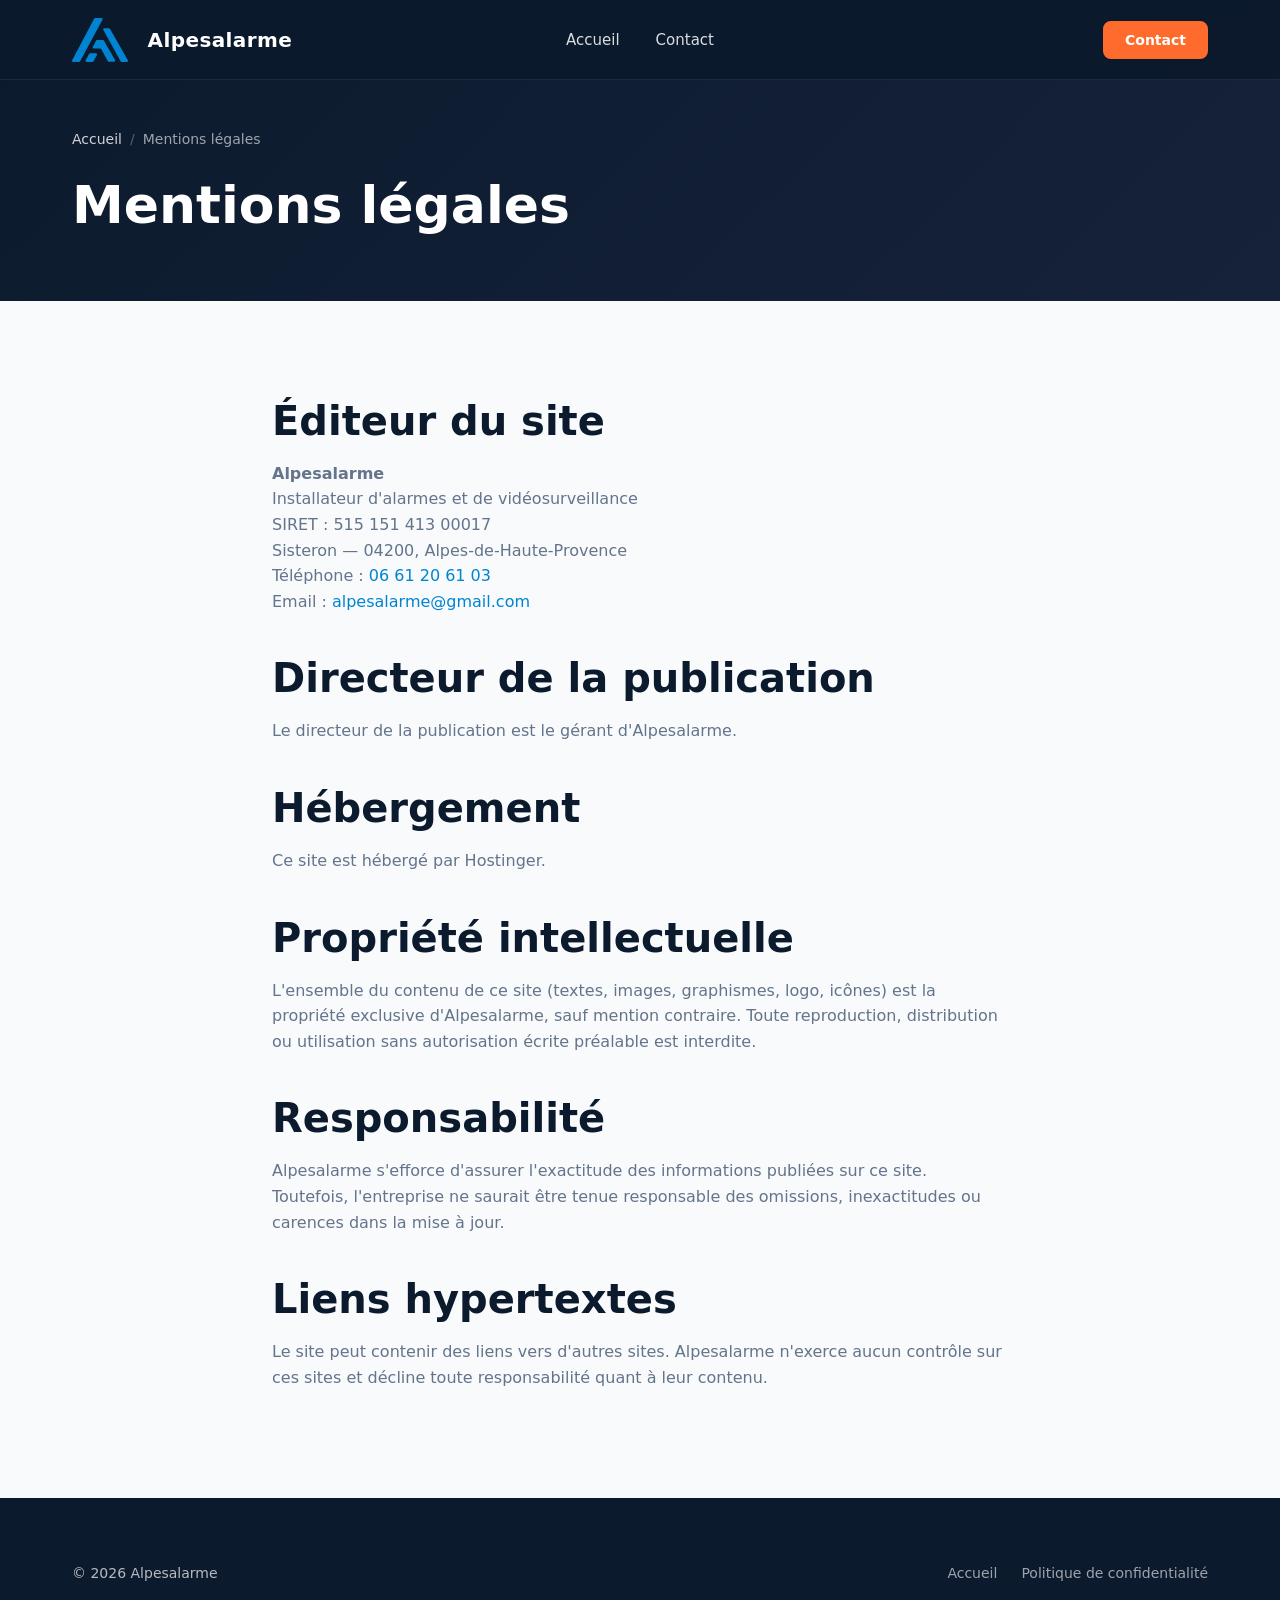
<file: mentions-legales.html>
<!DOCTYPE html>
<html lang="fr">

<head>
  <meta charset="UTF-8">
  <meta name="viewport" content="width=device-width, initial-scale=1.0">
  <title>Mentions légales | Alpesalarme</title>
  <meta name="description"
    content="Mentions légales du site Alpesalarme, installateur d'alarmes et vidéosurveillance dans les Alpes-de-Haute-Provence, Hautes-Alpes et Bouches-du-Rhône.">
  <link rel="canonical" href="https://www.alpesalarme.fr/mentions-legales.html">
  <link rel="icon" href="assets/logo.svg" type="image/svg+xml">
  <meta name="robots" content="noindex, follow">
  <link rel="stylesheet" href="css/main.css">
</head>

<body>
  <a href="#main" class="skip-link">Aller au contenu principal</a>
  <header class="header" role="banner">
    <div class="container header__inner">
      <a href="index.html" class="header__logo" aria-label="Alpesalarme — Accueil">
        <img src="assets/logo.svg" alt="" width="56" height="44">
        <span class="header__logo-name">Alpesalarme</span>
      </a>
      <nav class="header__nav" aria-label="Navigation principale">
        <ul class="header__nav-list">
          <li><a href="index.html" class="header__nav-link">Accueil</a></li>
          <li><a href="contact.html" class="header__nav-link">Contact</a></li>
        </ul>
      </nav>
      <div class="header__actions">
        <a href="contact.html" class="btn btn--primary btn--sm header__cta">Contact</a>
        <button class="header__burger" aria-label="Ouvrir le menu"
          aria-expanded="false"><span></span><span></span><span></span></button>
      </div>
    </div>
  </header>
  <nav class="mobile-nav" aria-label="Navigation mobile">
    <ul class="mobile-nav__list">
      <li><a href="index.html" class="mobile-nav__link">Accueil</a></li>
    </ul>
  </nav>

  <main id="main">
    <header class="page-hero">
      <div class="container">
        <nav class="breadcrumb" aria-label="Fil d'Ariane"><a href="index.html">Accueil</a><span
            class="breadcrumb__sep">/</span><span>Mentions légales</span></nav>
        <h1>Mentions légales</h1>
      </div>
    </header>
    <section>
      <div class="container content-block">
        <h2>Éditeur du site</h2>
        <p><strong>Alpesalarme</strong><br>Installateur d'alarmes et de vidéosurveillance<br>SIRET : 515 151 413 00017<br>Sisteron — 04200,
          Alpes-de-Haute-Provence<br>Téléphone : <a href="tel:+33661206103">06 61 20 61 03</a><br>Email : <a
            href="mailto:alpesalarme@gmail.com">alpesalarme@gmail.com</a></p>

        <h2>Directeur de la publication</h2>
        <p>Le directeur de la publication est le gérant d'Alpesalarme.</p>

        <h2>Hébergement</h2>
        <p>Ce site est hébergé par Hostinger.

        <h2>Propriété intellectuelle</h2>
        <p>L'ensemble du contenu de ce site (textes, images, graphismes, logo, icônes) est la propriété exclusive
          d'Alpesalarme, sauf mention contraire. Toute reproduction, distribution ou utilisation sans autorisation
          écrite préalable est interdite.</p>

        <h2>Responsabilité</h2>
        <p>Alpesalarme s'efforce d'assurer l'exactitude des informations publiées sur ce site. Toutefois, l'entreprise
          ne saurait être tenue responsable des omissions, inexactitudes ou carences dans la mise à jour.</p>

        <h2>Liens hypertextes</h2>
        <p>Le site peut contenir des liens vers d'autres sites. Alpesalarme n'exerce aucun contrôle sur ces sites et
          décline toute responsabilité quant à leur contenu.</p>
      </div>
    </section>
  </main>

  <footer class="footer" role="contentinfo">
    <div class="container">
      <div class="footer__bottom" style="border:none;padding-top:0">
        <p>&copy; 2026 Alpesalarme</p>
        <nav class="footer__legal"><a href="index.html">Accueil</a><a href="politique-confidentialite.html">Politique de
            confidentialité</a></nav>
      </div>
    </div>
  </footer>
  <script src="js/main.js" defer></script>
</body>

</html>
</file>
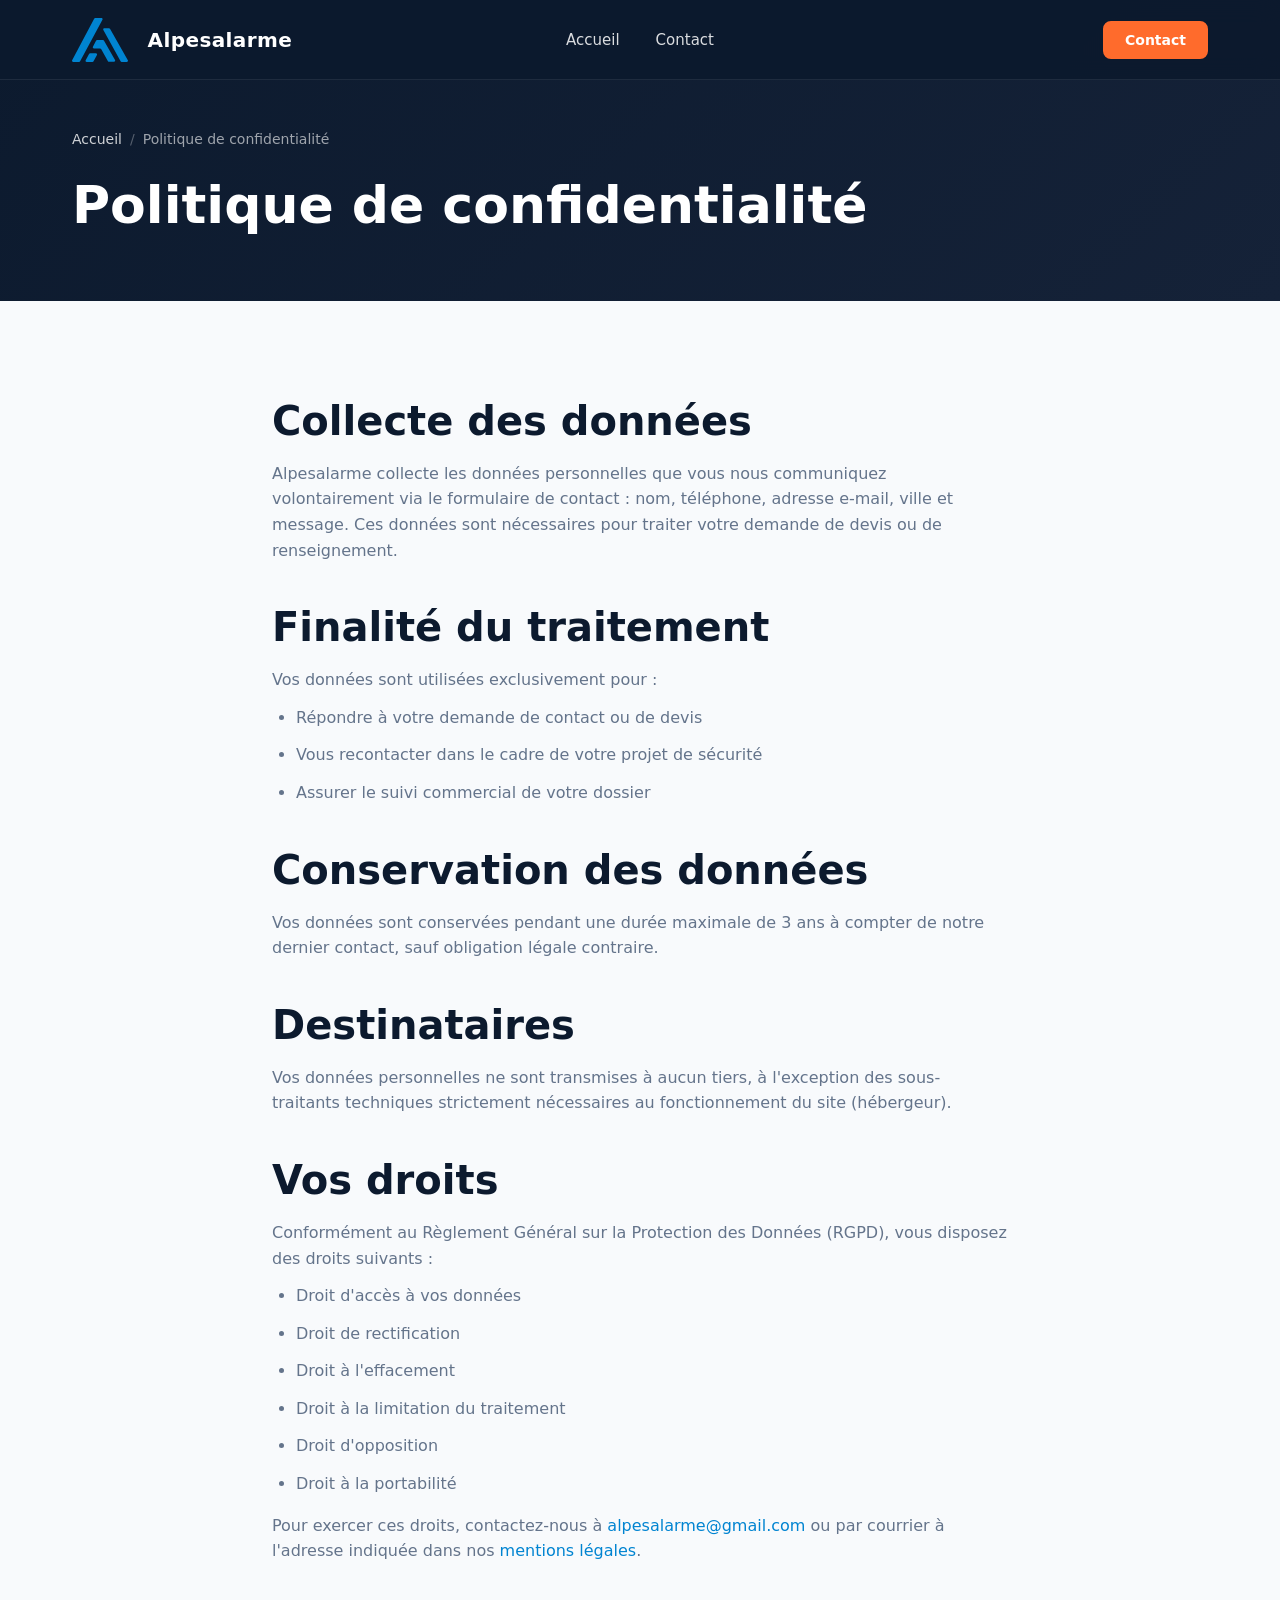
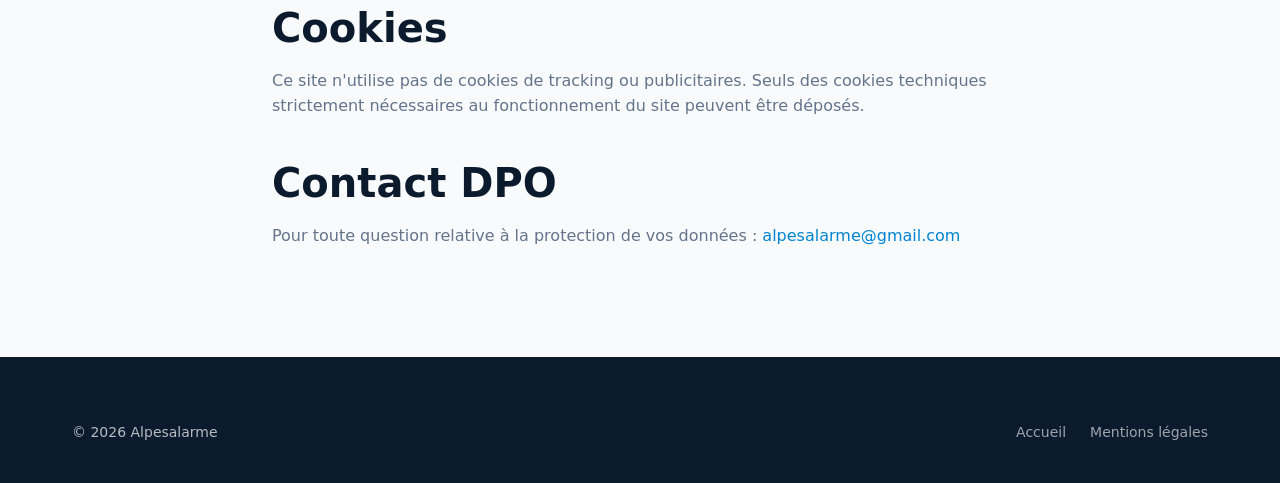
<file: politique-confidentialite.html>
<!DOCTYPE html>
<html lang="fr">

<head>
  <meta charset="UTF-8">
  <meta name="viewport" content="width=device-width, initial-scale=1.0">
  <title>Politique de confidentialité | Alpesalarme</title>
  <meta name="description"
    content="Politique de confidentialité et protection des données personnelles du site Alpesalarme, conforme au RGPD.">
  <link rel="canonical" href="https://www.alpesalarme.fr/politique-confidentialite.html">
  <link rel="icon" href="assets/logo.svg" type="image/svg+xml">
  <meta name="robots" content="noindex, follow">
  <link rel="stylesheet" href="css/main.css">
</head>

<body>
  <a href="#main" class="skip-link">Aller au contenu principal</a>
  <header class="header" role="banner">
    <div class="container header__inner">
      <a href="index.html" class="header__logo" aria-label="Alpesalarme — Accueil">
        <img src="assets/logo.svg" alt="" width="56" height="44">
        <span class="header__logo-name">Alpesalarme</span>
      </a>
      <nav class="header__nav" aria-label="Navigation principale">
        <ul class="header__nav-list">
          <li><a href="index.html" class="header__nav-link">Accueil</a></li>
          <li><a href="contact.html" class="header__nav-link">Contact</a></li>
        </ul>
      </nav>
      <div class="header__actions">
        <a href="contact.html" class="btn btn--primary btn--sm header__cta">Contact</a>
        <button class="header__burger" aria-label="Ouvrir le menu"
          aria-expanded="false"><span></span><span></span><span></span></button>
      </div>
    </div>
  </header>
  <nav class="mobile-nav" aria-label="Navigation mobile">
    <ul class="mobile-nav__list">
      <li><a href="index.html" class="mobile-nav__link">Accueil</a></li>
    </ul>
  </nav>

  <main id="main">
    <header class="page-hero">
      <div class="container">
        <nav class="breadcrumb" aria-label="Fil d'Ariane"><a href="index.html">Accueil</a><span
            class="breadcrumb__sep">/</span><span>Politique de confidentialité</span></nav>
        <h1>Politique de confidentialité</h1>
      </div>
    </header>
    <section>
      <div class="container content-block">
        <h2>Collecte des données</h2>
        <p>Alpesalarme collecte les données personnelles que vous nous communiquez volontairement via le formulaire de
          contact : nom, téléphone, adresse e-mail, ville et message. Ces données sont nécessaires pour traiter votre
          demande de devis ou de renseignement.</p>

        <h2>Finalité du traitement</h2>
        <p>Vos données sont utilisées exclusivement pour :</p>
        <ul>
          <li>Répondre à votre demande de contact ou de devis</li>
          <li>Vous recontacter dans le cadre de votre projet de sécurité</li>
          <li>Assurer le suivi commercial de votre dossier</li>
        </ul>

        <h2>Conservation des données</h2>
        <p>Vos données sont conservées pendant une durée maximale de 3 ans à compter de notre dernier contact, sauf
          obligation légale contraire.</p>

        <h2>Destinataires</h2>
        <p>Vos données personnelles ne sont transmises à aucun tiers, à l'exception des sous-traitants techniques
          strictement nécessaires au fonctionnement du site (hébergeur).</p>

        <h2>Vos droits</h2>
        <p>Conformément au Règlement Général sur la Protection des Données (RGPD), vous disposez des droits suivants :
        </p>
        <ul>
          <li>Droit d'accès à vos données</li>
          <li>Droit de rectification</li>
          <li>Droit à l'effacement</li>
          <li>Droit à la limitation du traitement</li>
          <li>Droit d'opposition</li>
          <li>Droit à la portabilité</li>
        </ul>
        <p>Pour exercer ces droits, contactez-nous à <a href="mailto:alpesalarme@gmail.com">alpesalarme@gmail.com</a> ou
          par courrier à l'adresse indiquée dans nos <a href="mentions-legales.html">mentions légales</a>.</p>

        <h2>Cookies</h2>
        <p>Ce site n'utilise pas de cookies de tracking ou publicitaires. Seuls des cookies techniques strictement
          nécessaires au fonctionnement du site peuvent être déposés.</p>

        <h2>Contact DPO</h2>
        <p>Pour toute question relative à la protection de vos données : <a
            href="mailto:alpesalarme@gmail.com">alpesalarme@gmail.com</a></p>
      </div>
    </section>
  </main>

  <footer class="footer" role="contentinfo">
    <div class="container">
      <div class="footer__bottom" style="border:none;padding-top:0">
        <p>&copy; 2026 Alpesalarme</p>
        <nav class="footer__legal"><a href="index.html">Accueil</a><a href="mentions-legales.html">Mentions légales</a>
        </nav>
      </div>
    </div>
  </footer>
  <script src="js/main.js" defer></script>
</body>

</html>
</file>
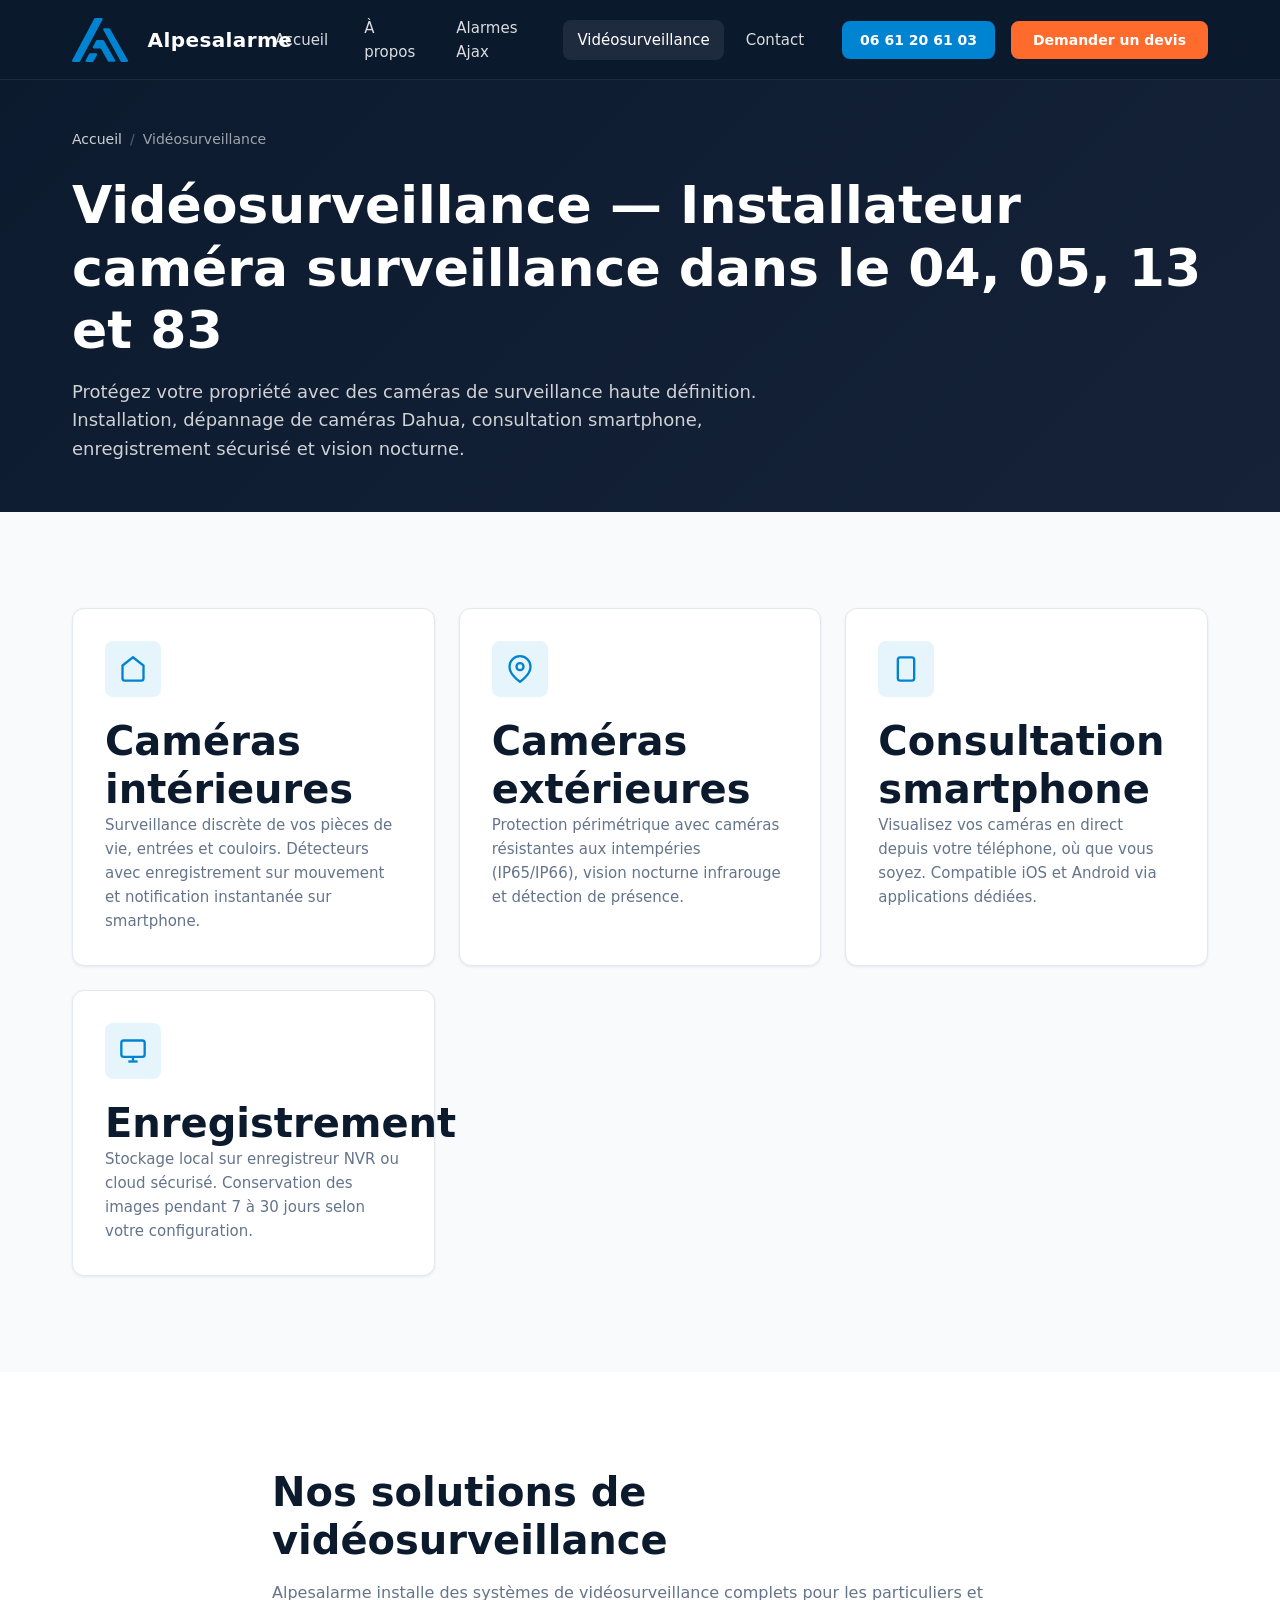
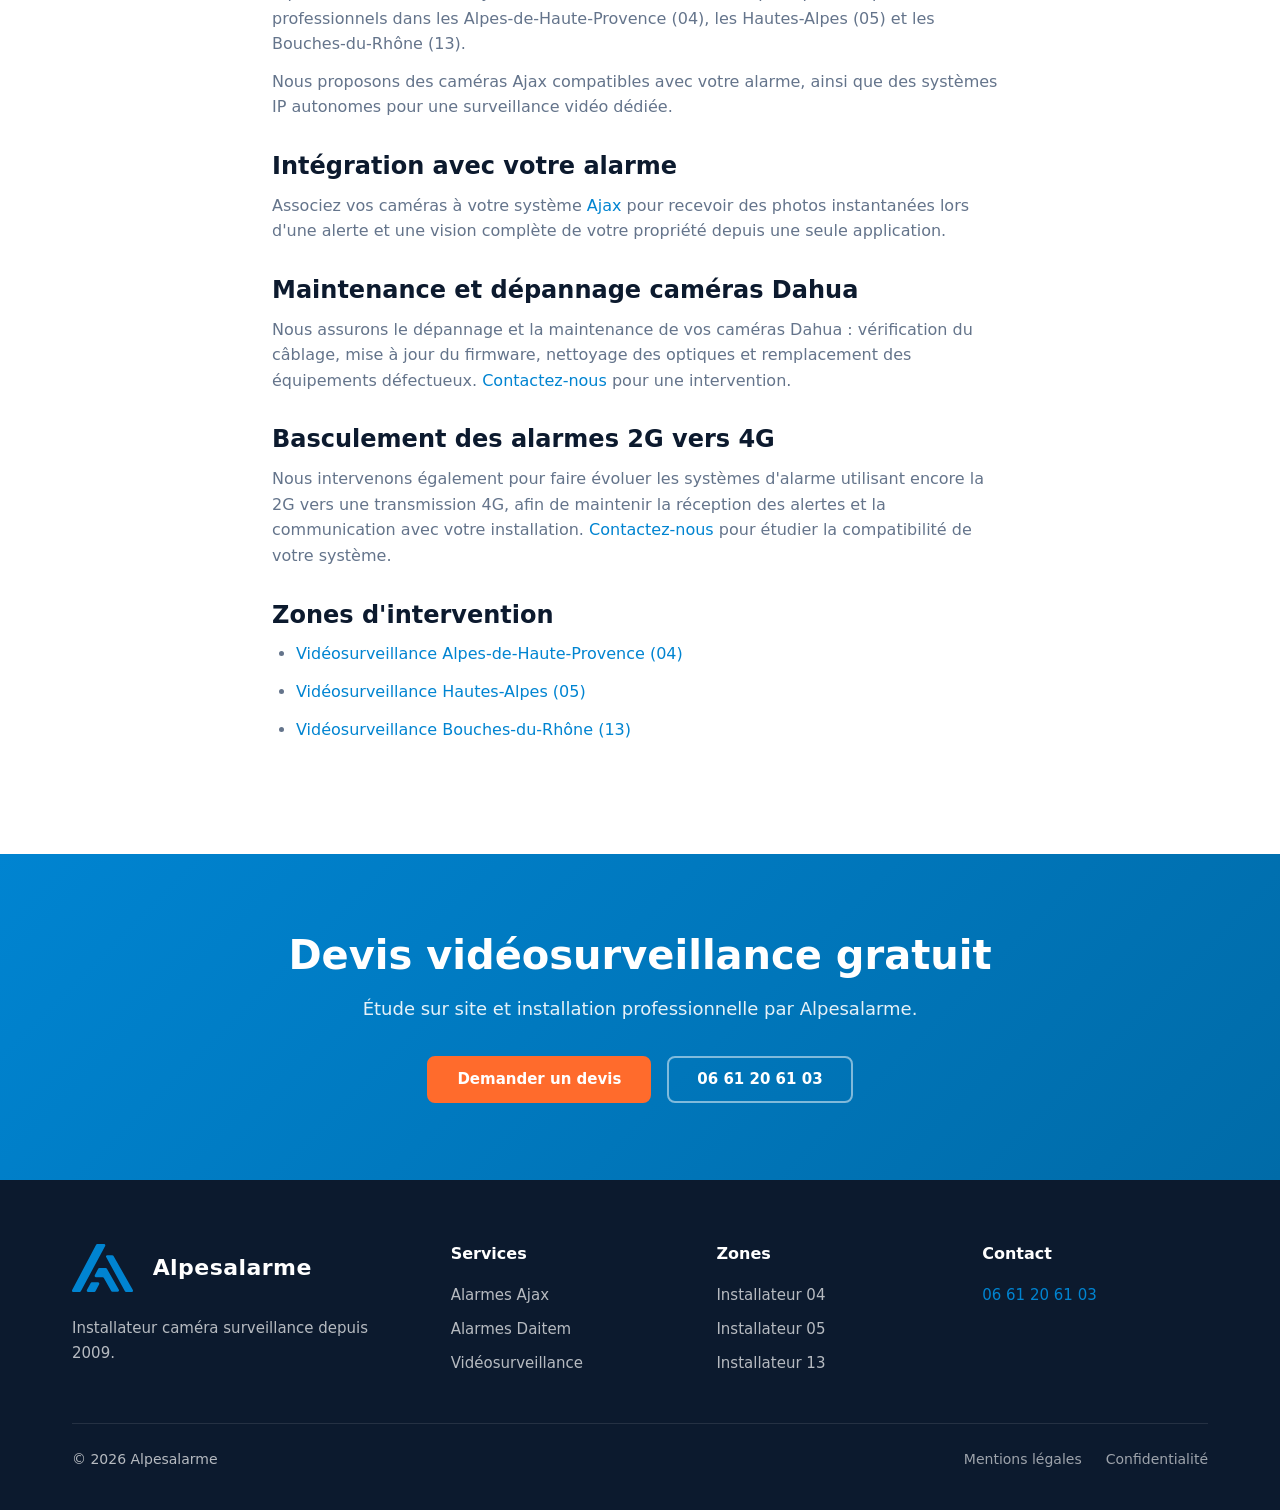
<file: videosurveillance.html>
<!DOCTYPE html>
<html lang="fr">

<head>
  <meta charset="UTF-8">
  <meta name="viewport" content="width=device-width, initial-scale=1.0">
  <title>Vidéosurveillance 04, 05, 13, 83 — Installateur caméra surveillance | Alpesalarme</title>
  <meta name="description"
    content="Installateur et dépanneur caméra surveillance dans les Alpes-de-Haute-Provence, Hautes-Alpes, Bouches-du-Rhône et le Var. Dépannage caméras Dahua, basculement 2G vers 4G, installation, consultation smartphone et enregistrement. Devis gratuit.">
  <link rel="canonical" href="https://www.alpesalarme.fr/videosurveillance.html">
  <link rel="icon" href="assets/logo.svg" type="image/svg+xml">
  <meta property="og:title" content="Vidéosurveillance | Alpesalarme">
  <meta property="og:description"
    content="Installation et dépannage de caméras de surveillance Dahua avec consultation smartphone dans le 04, 05, 13 et 83.">
  <meta property="og:url" content="https://www.alpesalarme.fr/videosurveillance.html">
  <link rel="stylesheet" href="css/main.css">
  <script type="application/ld+json">
  {"@context":"https://schema.org","@type":"Service","name":"Installation et dépannage vidéosurveillance","provider":{"@type":"LocalBusiness","name":"Alpesalarme","telephone":"+33661206103"},"areaServed":["Alpes-de-Haute-Provence","Hautes-Alpes","Bouches-du-Rhône","Var"],"description":"Installation de systèmes de vidéosurveillance et dépannage de caméras Dahua pour particuliers et professionnels"}
  </script>
</head>

<body>
  <a href="#main" class="skip-link">Aller au contenu principal</a>
  <header class="header" role="banner">
    <div class="container header__inner">
      <a href="index.html" class="header__logo" aria-label="Alpesalarme — Accueil">
        <img src="assets/logo.svg" alt="" width="56" height="44">
        <span class="header__logo-name">Alpesalarme</span>
      </a>
      <nav class="header__nav" aria-label="Navigation principale">
        <ul class="header__nav-list">
          <li><a href="index.html" class="header__nav-link">Accueil</a></li>
          <li><a href="about.html" class="header__nav-link">À propos</a></li>
          <li><a href="ajax.html" class="header__nav-link">Alarmes Ajax</a></li>
          <li><a href="videosurveillance.html" class="header__nav-link header__nav-link--active">Vidéosurveillance</a>
          </li>
          <li><a href="contact.html" class="header__nav-link">Contact</a></li>
        </ul>
      </nav>
      <div class="header__actions">
        <div class="header__phone"><a href="tel:+33661206103" class="btn btn--phone btn--sm">06 61 20 61 03</a></div>
        <a href="contact.html" class="btn btn--primary btn--sm header__cta">Demander un devis</a>
        <button class="header__burger" aria-label="Ouvrir le menu"
          aria-expanded="false"><span></span><span></span><span></span></button>
      </div>
    </div>
  </header>
  <nav class="mobile-nav" aria-label="Navigation mobile">
    <ul class="mobile-nav__list">
      <li><a href="index.html" class="mobile-nav__link">Accueil</a></li>
      <li><a href="videosurveillance.html" class="mobile-nav__link">Vidéosurveillance</a></li>
      <li><a href="contact.html" class="mobile-nav__link">Contact</a></li>
    </ul>
    <div class="mobile-nav__cta"><a href="contact.html" class="btn btn--primary">Devis gratuit</a></div>
  </nav>

  <main id="main">
    <header class="page-hero">
      <div class="container">
        <nav class="breadcrumb" aria-label="Fil d'Ariane"><a href="index.html">Accueil</a><span
            class="breadcrumb__sep">/</span><span>Vidéosurveillance</span></nav>
        <h1>Vidéosurveillance — Installateur caméra surveillance dans le 04, 05, 13 et 83</h1>
        <p class="page-hero__intro">Protégez votre propriété avec des caméras de surveillance haute définition.
          Installation, dépannage de caméras Dahua, consultation smartphone, enregistrement sécurisé et vision nocturne.</p>
      </div>
    </header>

    <section>
      <div class="container">
        <div class="grid grid--2 reveal">
          <article class="card">
            <div class="card__icon" aria-hidden="true"><svg xmlns="http://www.w3.org/2000/svg" viewBox="0 0 24 24"
                fill="none" stroke="currentColor" stroke-width="2">
                <path d="M3 9l9-7 9 7v11a2 2 0 0 1-2 2H5a2 2 0 0 1-2-2z" />
              </svg></div>
            <h2>Caméras intérieures</h2>
            <p>Surveillance discrète de vos pièces de vie, entrées et couloirs. Détecteurs avec enregistrement sur
              mouvement et notification instantanée sur smartphone.</p>
          </article>
          <article class="card">
            <div class="card__icon" aria-hidden="true"><svg xmlns="http://www.w3.org/2000/svg" viewBox="0 0 24 24"
                fill="none" stroke="currentColor" stroke-width="2">
                <path d="M21 10c0 7-9 13-9 13s-9-6-9-13a9 9 0 0 1 18 0z" />
                <circle cx="12" cy="10" r="3" />
              </svg></div>
            <h2>Caméras extérieures</h2>
            <p>Protection périmétrique avec caméras résistantes aux intempéries (IP65/IP66), vision nocturne infrarouge
              et détection de présence.</p>
          </article>
          <article class="card">
            <div class="card__icon" aria-hidden="true"><svg xmlns="http://www.w3.org/2000/svg" viewBox="0 0 24 24"
                fill="none" stroke="currentColor" stroke-width="2">
                <rect x="5" y="2" width="14" height="20" rx="2" />
                <line x1="12" y1="18" x2="12.01" y2="18" />
              </svg></div>
            <h2>Consultation smartphone</h2>
            <p>Visualisez vos caméras en direct depuis votre téléphone, où que vous soyez. Compatible iOS et Android via
              applications dédiées.</p>
          </article>
          <article class="card">
            <div class="card__icon" aria-hidden="true"><svg xmlns="http://www.w3.org/2000/svg" viewBox="0 0 24 24"
                fill="none" stroke="currentColor" stroke-width="2">
                <rect x="2" y="3" width="20" height="14" rx="2" />
                <line x1="8" y1="21" x2="16" y2="21" />
                <line x1="12" y1="17" x2="12" y2="21" />
              </svg></div>
            <h2>Enregistrement</h2>
            <p>Stockage local sur enregistreur NVR ou cloud sécurisé. Conservation des images pendant 7 à 30 jours selon
              votre configuration.</p>
          </article>
        </div>
      </div>
    </section>

    <section>
      <div class="container content-block reveal">
        <h2>Nos solutions de vidéosurveillance</h2>
        <p>Alpesalarme installe des systèmes de vidéosurveillance complets pour les particuliers et professionnels dans
          les Alpes-de-Haute-Provence (04), les Hautes-Alpes (05) et les Bouches-du-Rhône (13).</p>
        <p>Nous proposons des caméras Ajax compatibles avec votre alarme, ainsi que des systèmes IP autonomes pour une
          surveillance vidéo dédiée.</p>

        <h3>Intégration avec votre alarme</h3>
        <p>Associez vos caméras à votre système <a href="ajax.html">Ajax</a> pour recevoir des photos instantanées lors
          d'une alerte et une vision complète de votre propriété depuis une seule application.</p>

        <h3>Maintenance et dépannage caméras Dahua</h3>
        <p>Nous assurons le dépannage et la maintenance de vos caméras Dahua : vérification du câblage, mise à jour du
          firmware, nettoyage des optiques et remplacement des équipements défectueux. <a href="contact.html">Contactez-nous</a>
          pour une intervention.</p>

        <h3>Basculement des alarmes 2G vers 4G</h3>
        <p>Nous intervenons également pour faire évoluer les systèmes d'alarme utilisant encore la 2G vers une
          transmission 4G, afin de maintenir la réception des alertes et la communication avec votre installation.
          <a href="contact.html">Contactez-nous</a> pour étudier la compatibilité de votre système.</p>

        <h3>Zones d'intervention</h3>
        <ul>
          <li><a href="installateur-alarme-04.html">Vidéosurveillance Alpes-de-Haute-Provence (04)</a></li>
          <li><a href="installateur-alarme-05.html">Vidéosurveillance Hautes-Alpes (05)</a></li>
          <li><a href="installateur-alarme-13.html">Vidéosurveillance Bouches-du-Rhône (13)</a></li>
        </ul>
      </div>
    </section>

    <section class="cta-banner">
      <div class="container">
        <h2>Devis vidéosurveillance gratuit</h2>
        <p>Étude sur site et installation professionnelle par Alpesalarme.</p>
        <div class="cta-banner__actions">
          <a href="contact.html" class="btn btn--primary">Demander un devis</a>
          <a href="tel:+33661206103" class="btn btn--secondary">06 61 20 61 03</a>
        </div>
      </div>
    </section>
  </main>

  <footer class="footer" role="contentinfo">
    <div class="container">
      <div class="footer__grid">
        <div class="footer__brand">
          <div class="footer__brand-logo">
            <img src="assets/logo.svg" alt="" width="56" height="44" loading="lazy">
            <span class="footer__brand-name">Alpesalarme</span>
          </div>
          <p>Installateur caméra surveillance depuis 2009.</p>
        </div>
        <div>
          <h4>Services</h4>
          <nav class="footer__links"><a href="ajax.html">Alarmes Ajax</a><a href="daitem.html">Alarmes Daitem</a><a
              href="videosurveillance.html">Vidéosurveillance</a></nav>
        </div>
        <div>
          <h4>Zones</h4>
          <nav class="footer__links"><a href="installateur-alarme-04.html">Installateur 04</a><a
              href="installateur-alarme-05.html">Installateur 05</a><a href="installateur-alarme-13.html">Installateur
              13</a></nav>
        </div>
        <div>
          <h4>Contact</h4>
          <div class="footer__contact-item"><a href="tel:+33661206103">06 61 20 61 03</a></div>
        </div>
      </div>
      <div class="footer__bottom">
        <p>&copy; 2026 Alpesalarme</p>
        <nav class="footer__legal"><a href="mentions-legales.html">Mentions légales</a><a
            href="politique-confidentialite.html">Confidentialité</a></nav>
      </div>
    </div>
  </footer>
  <script src="js/main.js" defer></script>
</body>

</html>
</file>
<file: css/main.css>
/* ==========================================================================
   Alpesalarme — Styles principaux
   ========================================================================== */

:root {
  --color-primary: #0084d1;
  --color-primary-dark: #006ba8;
  --color-primary-light: #e6f4fc;
  --color-accent: #ff6b2c;
  --color-accent-dark: #e55a1f;
  --color-dark: #0c1a2e;
  --color-dark-secondary: #152238;
  --color-dark-tertiary: #1e3050;
  --color-white: #ffffff;
  --color-gray-50: #f8fafc;
  --color-gray-100: #f1f5f9;
  --color-gray-200: #e2e8f0;
  --color-gray-400: #94a3b8;
  --color-gray-600: #64748b;
  --color-gray-800: #1e293b;
  --color-success: #10b981;
  --font-sans: system-ui, -apple-system, "Segoe UI", Roboto, "Helvetica Neue", Arial, sans-serif;
  --shadow-sm: 0 1px 3px rgba(12, 26, 46, 0.08);
  --shadow-md: 0 4px 20px rgba(12, 26, 46, 0.1);
  --shadow-lg: 0 12px 40px rgba(12, 26, 46, 0.15);
  --radius-sm: 8px;
  --radius-md: 12px;
  --radius-lg: 20px;
  --header-height: 80px;
  --transition: 0.3s cubic-bezier(0.4, 0, 0.2, 1);
  --container-max: 1200px;
  --container-narrow: 900px;
}

*,
*::before,
*::after {
  box-sizing: border-box;
  margin: 0;
  padding: 0;
}

html {
  scroll-behavior: smooth;
  -webkit-text-size-adjust: 100%;
}

body {
  font-family: var(--font-sans);
  font-size: 1rem;
  line-height: 1.6;
  color: var(--color-gray-800);
  background: var(--color-white);
  overflow-x: hidden;
}

img {
  max-width: 100%;
  height: auto;
  display: block;
}

a {
  color: var(--color-primary);
  text-decoration: none;
  transition: color var(--transition);
}

a:hover {
  color: var(--color-primary-dark);
}

ul {
  list-style: none;
}

/* Accessibilité */
.skip-link {
  position: absolute;
  top: -100%;
  left: 1rem;
  z-index: 9999;
  padding: 0.75rem 1.25rem;
  background: var(--color-accent);
  color: var(--color-white);
  border-radius: var(--radius-sm);
  font-weight: 600;
}

.skip-link:focus {
  top: 1rem;
}

:focus-visible {
  outline: 2px solid var(--color-primary);
  outline-offset: 2px;
}

/* Typographie */
h1,
h2,
h3,
h4 {
  color: var(--color-dark);
  line-height: 1.2;
  font-weight: 700;
}

h1 {
  font-size: clamp(2rem, 5vw, 3.25rem);
}

h2 {
  font-size: clamp(1.75rem, 3.5vw, 2.5rem);
}

h3 {
  font-size: clamp(1.25rem, 2.5vw, 1.5rem);
}

p {
  margin-bottom: 1rem;
}

p:last-child {
  margin-bottom: 0;
}

.section-label {
  display: inline-block;
  font-size: 0.8125rem;
  font-weight: 600;
  text-transform: uppercase;
  letter-spacing: 0.1em;
  color: var(--color-primary);
  margin-bottom: 0.75rem;
}

.section-title {
  margin-bottom: 1rem;
}

.section-intro {
  font-size: 1.125rem;
  color: var(--color-gray-600);
  max-width: 640px;
}

.text-center {
  text-align: center;
}

.text-center .section-intro {
  margin-inline: auto;
}

/* Layout */
.container {
  width: 100%;
  max-width: var(--container-max);
  margin-inline: auto;
  padding-inline: clamp(1.25rem, 4vw, 2rem);
}

.container--narrow {
  max-width: var(--container-narrow);
}

section {
  padding-block: clamp(4rem, 8vw, 6rem);
}

section:nth-child(even):not(.cta-banner) {
  background: var(--color-gray-50);
}

/* Boutons */
.btn {
  display: inline-flex;
  align-items: center;
  justify-content: center;
  gap: 0.5rem;
  padding: 0.875rem 1.75rem;
  font-family: inherit;
  font-size: 0.9375rem;
  font-weight: 600;
  line-height: 1;
  border: 2px solid transparent;
  border-radius: var(--radius-sm);
  cursor: pointer;
  transition: all var(--transition);
  white-space: nowrap;
  text-decoration: none;
}

.btn--primary {
  background: var(--color-accent);
  color: var(--color-white);
  border-color: var(--color-accent);
}

.btn--primary:hover {
  background: var(--color-accent-dark);
  border-color: var(--color-accent-dark);
  color: var(--color-white);
  transform: translateY(-2px);
  box-shadow: var(--shadow-md);
}

.btn--secondary {
  background: transparent;
  color: var(--color-white);
  border-color: rgba(255, 255, 255, 0.5);
}

.btn--secondary:hover {
  background: rgba(255, 255, 255, 0.1);
  border-color: var(--color-white);
  color: var(--color-white);
}

.btn--outline {
  background: transparent;
  color: var(--color-primary);
  border-color: var(--color-primary);
}

.btn--outline:hover {
  background: var(--color-primary);
  color: var(--color-white);
  transform: translateY(-2px);
}

.btn--dark {
  background: var(--color-dark);
  color: var(--color-white);
  border-color: var(--color-dark);
}

.btn--dark:hover {
  background: var(--color-dark-secondary);
  color: var(--color-white);
}

.btn--phone {
  background: var(--color-primary);
  color: var(--color-white);
  border-color: var(--color-primary);
}

.btn--phone:hover {
  background: var(--color-primary-dark);
  border-color: var(--color-primary-dark);
  color: var(--color-white);
}

.btn--sm {
  padding: 0.625rem 1.25rem;
  font-size: 0.875rem;
}

.btn svg {
  width: 1.125rem;
  height: 1.125rem;
  flex-shrink: 0;
}

/* Header */
.header {
  position: fixed;
  top: 0;
  left: 0;
  right: 0;
  z-index: 1000;
  height: var(--header-height);
  background: rgba(12, 26, 46, 0.95);
  backdrop-filter: blur(12px);
  -webkit-backdrop-filter: blur(12px);
  border-bottom: 1px solid rgba(255, 255, 255, 0.08);
  transition: box-shadow var(--transition);
}

.header--scrolled {
  box-shadow: var(--shadow-md);
}

.header__inner {
  display: flex;
  align-items: center;
  justify-content: space-between;
  height: 100%;
  gap: 1rem;
}

.header__logo {
  display: flex;
  align-items: center;
  gap: 1.25rem;
  flex-shrink: 0;
  color: var(--color-white);
  text-decoration: none;
}

.header__logo:hover {
  color: var(--color-white);
  opacity: 0.9;
}

.header__logo img {
  height: 44px;
  width: auto;
  flex-shrink: 0;
}

.header__logo-name {
  font-size: 1.25rem;
  font-weight: 700;
  letter-spacing: 0.02em;
  white-space: nowrap;
}

.header__nav {
  display: none;
}

.header__nav-list {
  display: flex;
  align-items: center;
  gap: 0.5rem;
  flex-wrap: nowrap;
}

.header__nav-link {
  display: block;
  padding: 0.5rem 0.875rem;
  color: rgba(255, 255, 255, 0.85);
  font-size: 0.9375rem;
  font-weight: 500;
  border-radius: var(--radius-sm);
  transition: all var(--transition);
}

.header__nav-link:hover,
.header__nav-link--active {
  color: var(--color-white);
  background: rgba(255, 255, 255, 0.08);
}

.header__actions {
  display: flex;
  align-items: center;
  gap: 1rem;
  flex-shrink: 0;
}

.header__phone {
  display: none;
}

.header__phone .btn {
  padding: 0.625rem 1rem;
}

.header__burger {
  display: flex;
  flex-direction: column;
  justify-content: center;
  gap: 5px;
  width: 44px;
  height: 44px;
  background: none;
  border: none;
  cursor: pointer;
  padding: 10px;
}

.header__burger span {
  display: block;
  width: 100%;
  height: 2px;
  background: var(--color-white);
  border-radius: 2px;
  transition: all var(--transition);
}

.header__burger--open span:nth-child(1) {
  transform: translateY(7px) rotate(45deg);
}

.header__burger--open span:nth-child(2) {
  opacity: 0;
}

.header__burger--open span:nth-child(3) {
  transform: translateY(-7px) rotate(-45deg);
}

/* Mobile nav */
.mobile-nav {
  position: fixed;
  top: var(--header-height);
  left: 0;
  right: 0;
  bottom: 0;
  z-index: 999;
  background: var(--color-dark);
  padding: 2rem;
  transform: translateX(100%);
  transition: transform var(--transition);
  overflow-y: auto;
}

.mobile-nav--open {
  transform: translateX(0);
}

.mobile-nav__list {
  display: flex;
  flex-direction: column;
  justify-content: center;
  align-items: center;
  gap: 0.25rem;
}

.mobile-nav__link {
  display: block;
  padding: 1rem;
  color: var(--color-white);
  font-size: 1.125rem;
  font-weight: 500;
  border-radius: var(--radius-sm);
  border-bottom: 1px solid rgba(255, 255, 255, 0.06);
}

.mobile-nav__link:hover {
  background: rgba(255, 255, 255, 0.06);
  color: var(--color-white);
}

.mobile-nav__cta {
  margin-top: 2rem;
  display: flex;
  flex-direction: column;
  gap: 0.75rem;
}

.mobile-nav__cta .btn {
  width: 100%;
  justify-content: center;
}

/* Hero */
.hero {
  position: relative;
  min-height: 100vh;
  min-height: 100dvh;
  display: flex;
  align-items: center;
  padding-top: var(--header-height);
  background: linear-gradient(135deg, var(--color-dark) 0%, var(--color-dark-secondary) 50%, var(--color-dark-tertiary) 100%);
  overflow: hidden;
}

.hero::before {
  content: "";
  position: absolute;
  inset: 0;
  background:
    radial-gradient(ellipse at 70% 50%, rgba(0, 132, 209, 0.15) 0%, transparent 60%),
    radial-gradient(ellipse at 20% 80%, rgba(255, 107, 44, 0.08) 0%, transparent 50%);
  pointer-events: none;
}

.hero__grid {
  display: grid;
  grid-template-columns: 1fr;
  gap: 3rem;
  align-items: center;
  position: relative;
  z-index: 1;
  padding-block: 4rem;
}

.hero__content {
  color: var(--color-white);
}

.hero__badge {
  display: inline-flex;
  align-items: center;
  gap: 0.5rem;
  padding: 0.5rem 1rem;
  background: rgba(0, 132, 209, 0.2);
  border: 1px solid rgba(0, 132, 209, 0.3);
  border-radius: 100px;
  font-size: 0.875rem;
  font-weight: 500;
  color: var(--color-primary-light);
  margin-bottom: 1.5rem;
}

.hero__badge::before {
  content: "";
  width: 8px;
  height: 8px;
  background: var(--color-success);
  border-radius: 50%;
  animation: pulse 2s infinite;
}

@keyframes pulse {

  0%,
  100% {
    opacity: 1;
  }

  50% {
    opacity: 0.5;
  }
}

.hero h1 {
  color: var(--color-white);
  margin-bottom: 1.25rem;
}

.hero__subtitle {
  font-size: clamp(1.0625rem, 2vw, 1.25rem);
  color: rgba(255, 255, 255, 0.8);
  margin-bottom: 2rem;
  max-width: 540px;
}

.hero__cta {
  display: flex;
  flex-wrap: wrap;
  gap: 1rem;
  margin-bottom: 2.5rem;
}

.hero__trust {
  display: flex;
  flex-wrap: wrap;
  gap: 1.5rem;
}

.hero__trust-item {
  display: flex;
  align-items: center;
  gap: 0.5rem;
  font-size: 0.875rem;
  color: rgba(255, 255, 255, 0.7);
}

.hero__trust-item svg {
  width: 1.25rem;
  height: 1.25rem;
  color: var(--color-primary);
}

.hero__visual {
  position: relative;
}

.hero__image-wrapper {
  position: relative;
  border-radius: var(--radius-lg);
  overflow: hidden;
  box-shadow: var(--shadow-lg);
  aspect-ratio: 4/3;
  background: var(--color-dark-tertiary);
}

.hero__image-wrapper img {
  width: 100%;
  height: 100%;
  object-fit: cover;
}

.hero__image-overlay {
  position: absolute;
  inset: 0;
  background: linear-gradient(to top, rgba(12, 26, 46, 0.6) 0%, transparent 50%);
}

.hero__floating-card {
  position: absolute;
  bottom: 1.5rem;
  left: 1.5rem;
  right: 1.5rem;
  padding: 1rem 1.25rem;
  background: rgba(255, 255, 255, 0.95);
  backdrop-filter: blur(8px);
  border-radius: var(--radius-md);
  display: flex;
  align-items: center;
  gap: 1rem;
  box-shadow: var(--shadow-md);
}

.hero__floating-card svg {
  width: 2.5rem;
  height: 2.5rem;
  color: var(--color-primary);
  flex-shrink: 0;
}

.hero__floating-card strong {
  display: block;
  color: var(--color-dark);
  font-size: 0.9375rem;
}

.hero__floating-card span {
  font-size: 0.8125rem;
  color: var(--color-gray-600);
}

/* Page hero (sous-pages) */
.page-hero {
  padding-top: calc(var(--header-height) + 3rem);
  padding-bottom: 3rem;
  background: linear-gradient(135deg, var(--color-dark) 0%, var(--color-dark-secondary) 100%);
  color: var(--color-white);
}

.page-hero h1 {
  color: var(--color-white);
  margin-bottom: 1rem;
}

.page-hero__intro {
  font-size: 1.125rem;
  color: rgba(255, 255, 255, 0.8);
  max-width: 700px;
}

.breadcrumb {
  display: flex;
  flex-wrap: wrap;
  gap: 0.5rem;
  font-size: 0.875rem;
  margin-bottom: 1.5rem;
  color: rgba(255, 255, 255, 0.6);
}

.breadcrumb a {
  color: rgba(255, 255, 255, 0.8);
}

.breadcrumb a:hover {
  color: var(--color-white);
}

.breadcrumb__sep {
  opacity: 0.5;
}

/* Grilles & cartes */
.grid {
  display: grid;
  gap: 1.5rem;
}

.grid--2 {
  grid-template-columns: repeat(auto-fit, minmax(280px, 1fr));
}

.grid--3 {
  grid-template-columns: repeat(auto-fit, minmax(260px, 1fr));
}

.grid--4 {
  grid-template-columns: repeat(auto-fit, minmax(220px, 1fr));
}

.card {
  background: var(--color-white);
  border-radius: var(--radius-md);
  padding: 2rem;
  box-shadow: var(--shadow-sm);
  border: 1px solid var(--color-gray-200);
  transition: all var(--transition);
}

.card:hover {
  transform: translateY(-4px);
  box-shadow: var(--shadow-md);
  border-color: transparent;
}

.card__icon {
  width: 3.5rem;
  height: 3.5rem;
  display: flex;
  align-items: center;
  justify-content: center;
  background: var(--color-primary-light);
  border-radius: var(--radius-sm);
  margin-bottom: 1.25rem;
  color: var(--color-primary);
}

.card__icon svg {
  width: 1.75rem;
  height: 1.75rem;
}

.card h3 {
  margin-bottom: 0.75rem;
}

.card p {
  color: var(--color-gray-600);
  font-size: 0.9375rem;
}

.card__link {
  display: inline-flex;
  align-items: center;
  gap: 0.375rem;
  margin-top: 1rem;
  font-size: 0.875rem;
  font-weight: 600;
}

.card__link svg {
  width: 1rem;
  height: 1rem;
}

/* Galerie matériel */
.ajax-gallery {
  margin-top: 3rem;
}

.ajax-gallery__item {
  overflow: hidden;
  background: var(--color-white);
  border: 1px solid var(--color-gray-200);
  border-radius: var(--radius-md);
  box-shadow: var(--shadow-sm);
}

.ajax-gallery__item img {
  width: 100%;
  aspect-ratio: 1200 / 630;
  object-fit: cover;
}

.ajax-gallery__item figcaption {
  display: grid;
  gap: 0.375rem;
  padding: 1.25rem;
}

.ajax-gallery__item figcaption strong {
  color: var(--color-dark);
}

.ajax-gallery__item figcaption span {
  color: var(--color-gray-600);
  font-size: 0.9375rem;
}

.ajax-gallery__source {
  margin-top: 1rem;
  color: var(--color-gray-600);
  font-size: 0.8125rem;
  transition: transform var(--transition);
}

.card:hover .card__link svg {
  transform: translateX(4px);
}

/* Expertise */
.expertise-grid {
  display: grid;
  grid-template-columns: repeat(auto-fit, minmax(240px, 1fr));
  gap: 2rem;
  margin-top: 3rem;
}

.expertise-item {
  text-align: center;
  padding: 2rem 1.5rem;
}

.expertise-item__icon {
  width: 4rem;
  height: 4rem;
  margin: 0 auto 1.25rem;
  display: flex;
  align-items: center;
  justify-content: center;
  background: linear-gradient(135deg, var(--color-primary) 0%, var(--color-primary-dark) 100%);
  border-radius: 50%;
  color: var(--color-white);
}

.expertise-item__icon svg {
  width: 1.75rem;
  height: 1.75rem;
}

.expertise-item h3 {
  margin-bottom: 0.5rem;
  font-size: 1.125rem;
}

.expertise-item p {
  color: var(--color-gray-600);
  font-size: 0.9375rem;
}

/* Marques */
.brands {
  display: grid;
  grid-template-columns: 1fr;
  gap: 2rem;
  margin-top: 3rem;
}

.brand-card {
  display: grid;
  grid-template-columns: 1fr;
  gap: 2rem;
  padding: 2.5rem;
  background: var(--color-white);
  border-radius: var(--radius-lg);
  box-shadow: var(--shadow-sm);
  border: 1px solid var(--color-gray-200);
  align-items: center;
}

.brand-card__header {
  display: flex;
  align-items: center;
  gap: 1rem;
  margin-bottom: 1rem;
}

.brand-card__logo {
  width: 3.5rem;
  height: 3.5rem;
  display: flex;
  align-items: center;
  justify-content: center;
  background: var(--color-primary-light);
  border-radius: var(--radius-sm);
  font-weight: 800;
  font-size: 1.25rem;
  color: var(--color-primary);
}

.brand-card__features {
  display: grid;
  gap: 0.75rem;
  margin: 1.5rem 0;
}

.brand-card__feature {
  display: flex;
  align-items: flex-start;
  gap: 0.75rem;
  font-size: 0.9375rem;
}

.brand-card__feature svg {
  width: 1.25rem;
  height: 1.25rem;
  color: var(--color-success);
  flex-shrink: 0;
  margin-top: 0.125rem;
}

/* Pourquoi nous */
.why-grid {
  display: grid;
  grid-template-columns: repeat(auto-fit, minmax(200px, 1fr));
  gap: 1.5rem;
  margin-top: 3rem;
}

.why-item {
  padding: 1.5rem;
  background: var(--color-white);
  border-radius: var(--radius-md);
  border-left: 4px solid var(--color-primary);
  box-shadow: var(--shadow-sm);
}

.why-item h3 {
  font-size: 1rem;
  margin-bottom: 0.5rem;
}

.why-item p {
  font-size: 0.875rem;
  color: var(--color-gray-600);
}

/* Zone d'intervention */
.zone {
  display: grid;
  grid-template-columns: 1fr;
  gap: 3rem;
  align-items: center;
  margin-top: 3rem;
}

.zone__map {
  position: relative;
  aspect-ratio: 4/3;
  background: linear-gradient(135deg, var(--color-dark-secondary) 0%, var(--color-dark-tertiary) 100%);
  border-radius: var(--radius-lg);
  overflow: hidden;
  display: flex;
  align-items: center;
  justify-content: center;
}

.zone__map svg {
  width: 80%;
  height: auto;
  opacity: 0.9;
}

.zone__departments {
  display: grid;
  gap: 1rem;
}

.zone__dept {
  display: flex;
  align-items: center;
  gap: 1rem;
  padding: 1.25rem 1.5rem;
  background: var(--color-white);
  border-radius: var(--radius-md);
  border: 1px solid var(--color-gray-200);
  transition: all var(--transition);
  text-decoration: none;
  color: inherit;
}

.zone__map img {
  width: 80%;
  height: auto;
}

.zone__dept:hover {
  border-color: var(--color-primary);
  box-shadow: var(--shadow-sm);
}

.zone__dept-code {
  width: 3rem;
  height: 3rem;
  display: flex;
  align-items: center;
  justify-content: center;
  background: var(--color-primary);
  color: var(--color-white);
  font-weight: 700;
  font-size: 1.125rem;
  border-radius: var(--radius-sm);
  flex-shrink: 0;
}

.zone__dept h3 {
  font-size: 1rem;
  margin-bottom: 0.125rem;
}

.zone__dept p {
  font-size: 0.875rem;
  color: var(--color-gray-600);
  margin: 0;
}

/* Témoignages */
.testimonials {
  display: grid;
  grid-template-columns: repeat(auto-fit, minmax(300px, 1fr));
  gap: 1.5rem;
  margin-top: 3rem;
}

.testimonial {
  padding: 2rem;
  background: var(--color-white);
  border-radius: var(--radius-md);
  box-shadow: var(--shadow-sm);
  border: 1px solid var(--color-gray-200);
}

.testimonial__stars {
  display: flex;
  gap: 0.25rem;
  margin-bottom: 1rem;
  color: #fbbf24;
}

.testimonial__stars svg {
  width: 1.125rem;
  height: 1.125rem;
  fill: currentColor;
}

.testimonial__text {
  font-size: 0.9375rem;
  color: var(--color-gray-600);
  font-style: italic;
  margin-bottom: 1.25rem;
  line-height: 1.7;
}

.testimonial__author {
  display: flex;
  align-items: center;
  gap: 0.75rem;
}

.testimonial__avatar {
  width: 2.5rem;
  height: 2.5rem;
  border-radius: 50%;
  background: var(--color-primary-light);
  display: flex;
  align-items: center;
  justify-content: center;
  font-weight: 700;
  color: var(--color-primary);
  font-size: 0.875rem;
}

.testimonial__name {
  font-weight: 600;
  font-size: 0.9375rem;
  color: var(--color-dark);
}

.testimonial__location {
  font-size: 0.8125rem;
  color: var(--color-gray-600);
}

/* FAQ */
.faq {
  max-width: 800px;
  margin: 3rem auto 0;
}

.faq__item {
  border-bottom: 1px solid var(--color-gray-200);
}

.faq__question {
  width: 100%;
  display: flex;
  align-items: center;
  justify-content: space-between;
  gap: 1rem;
  padding: 1.25rem 0;
  background: none;
  border: none;
  font-family: inherit;
  font-size: 1.0625rem;
  font-weight: 600;
  color: var(--color-dark);
  text-align: left;
  cursor: pointer;
  transition: color var(--transition);
}

.faq__question:hover {
  color: var(--color-primary);
}

.faq__icon {
  width: 1.5rem;
  height: 1.5rem;
  flex-shrink: 0;
  transition: transform var(--transition);
  color: var(--color-primary);
}

.faq__item--open .faq__icon {
  transform: rotate(45deg);
}

.faq__answer {
  max-height: 0;
  overflow: hidden;
  transition: max-height 0.4s ease, padding 0.4s ease;
}

.faq__item--open .faq__answer {
  max-height: 500px;
  padding-bottom: 1.25rem;
}

.faq__answer p {
  color: var(--color-gray-600);
  font-size: 0.9375rem;
  line-height: 1.7;
}

/* À propos */
.about-grid {
  display: grid;
  grid-template-columns: 1fr;
  gap: 3rem;
  align-items: center;
}

.about__image {
  position: relative;
  border-radius: var(--radius-lg);
  overflow: hidden;
  box-shadow: var(--shadow-lg);
}

.about__image img {
  width: 100%;
  aspect-ratio: 3/4;
  object-fit: cover;
}

.about__badge {
  position: absolute;
  bottom: 1.5rem;
  left: 1.5rem;
  padding: 1rem 1.5rem;
  background: var(--color-accent);
  color: var(--color-white);
  border-radius: var(--radius-md);
  font-weight: 700;
  box-shadow: var(--shadow-md);
}

.about__content h2 {
  margin-bottom: 1.5rem;
}

.about__content p {
  color: var(--color-gray-600);
  margin-bottom: 1rem;
}

.about__stats {
  display: grid;
  grid-template-columns: repeat(3, 1fr);
  gap: 1.5rem;
  margin-top: 2rem;
  padding-top: 2rem;
  border-top: 1px solid var(--color-gray-200);
}

.about__stat strong {
  display: block;
  font-size: 2rem;
  color: var(--color-primary);
  line-height: 1;
  margin-bottom: 0.25rem;
}

.about__stat span {
  font-size: 0.875rem;
  color: var(--color-gray-600);
}

/* Contact */
.contact-grid {
  display: grid;
  grid-template-columns: 1fr;
  gap: 3rem;
  margin-top: 3rem;
}

.contact__info {
  display: grid;
  gap: 1.5rem;
}

.contact__item {
  display: flex;
  gap: 1rem;
  padding: 1.5rem;
  background: var(--color-white);
  border-radius: var(--radius-md);
  border: 1px solid var(--color-gray-200);
}

.contact__item-icon {
  width: 3rem;
  height: 3rem;
  display: flex;
  align-items: center;
  justify-content: center;
  background: var(--color-primary-light);
  border-radius: var(--radius-sm);
  color: var(--color-primary);
  flex-shrink: 0;
}

.contact__item-icon svg {
  width: 1.5rem;
  height: 1.5rem;
}

.contact__item h3 {
  font-size: 1rem;
  margin-bottom: 0.25rem;
}

.contact__item p,
.contact__item a {
  font-size: 0.9375rem;
  color: var(--color-gray-600);
}

.contact__item a {
  font-weight: 600;
  color: var(--color-primary);
}

/* Formulaire */
.form {
  background: var(--color-white);
  padding: 2.5rem;
  border-radius: var(--radius-lg);
  box-shadow: var(--shadow-md);
  border: 1px solid var(--color-gray-200);
}

.form__group {
  margin-bottom: 1.25rem;
}

.form__label {
  display: block;
  font-size: 0.875rem;
  font-weight: 600;
  color: var(--color-dark);
  margin-bottom: 0.5rem;
}

.form__input,
.form__textarea,
.form__select {
  width: 100%;
  padding: 0.875rem 1rem;
  font-family: inherit;
  font-size: 1rem;
  color: var(--color-gray-800);
  background: var(--color-gray-50);
  border: 1px solid var(--color-gray-200);
  border-radius: var(--radius-sm);
  transition: all var(--transition);
}

.form__input:focus,
.form__textarea:focus,
.form__select:focus {
  outline: none;
  border-color: var(--color-primary);
  background: var(--color-white);
  box-shadow: 0 0 0 3px rgba(0, 132, 209, 0.15);
}

.form__input--error {
  border-color: #ef4444;
}

.form__error {
  font-size: 0.8125rem;
  color: #ef4444;
  margin-top: 0.375rem;
}

.form__textarea {
  min-height: 140px;
  resize: vertical;
}

.form__row {
  display: grid;
  grid-template-columns: 1fr;
  gap: 1.25rem;
}

.form__success {
  padding: 1rem 1.25rem;
  background: #ecfdf5;
  border: 1px solid #a7f3d0;
  border-radius: var(--radius-sm);
  color: #065f46;
  font-size: 0.9375rem;
  margin-bottom: 1.25rem;
  display: none;
}

.form__success--visible {
  display: block;
}

/* CTA bandeau */
section.cta-banner {
  background: linear-gradient(135deg, var(--color-primary) 0%, var(--color-primary-dark) 100%);
  color: var(--color-white);
  text-align: center;
  padding-block: clamp(3rem, 6vw, 5rem);
}

.cta-banner h2 {
  color: var(--color-white);
  margin-bottom: 1rem;
}

.cta-banner p {
  color: rgba(255, 255, 255, 0.9);
  font-size: 1.125rem;
  max-width: 600px;
  margin: 0 auto 2rem;
}

.cta-banner__actions {
  display: flex;
  flex-wrap: wrap;
  gap: 1rem;
  justify-content: center;
}

/* Contenu page */
.content-block {
  max-width: 800px;
}

.content-block h2 {
  margin-top: 2.5rem;
  margin-bottom: 1rem;
}

.content-block h2:first-child {
  margin-top: 0;
}

.content-block h3 {
  margin-top: 2rem;
  margin-bottom: 0.75rem;
}

.content-block p,
.content-block li {
  color: var(--color-gray-600);
  margin-bottom: 0.75rem;
}

.content-block ul {
  list-style: disc;
  padding-left: 1.5rem;
  margin-bottom: 1rem;
}

.feature-list {
  display: grid;
  gap: 1rem;
  margin: 2rem 0;
}

.feature-list__item {
  display: flex;
  gap: 1rem;
  padding: 1.25rem;
  background: var(--color-gray-50);
  border-radius: var(--radius-md);
}

.feature-list__item svg {
  width: 1.5rem;
  height: 1.5rem;
  color: var(--color-primary);
  flex-shrink: 0;
  margin-top: 0.125rem;
}

.use-cases {
  display: grid;
  grid-template-columns: repeat(auto-fit, minmax(250px, 1fr));
  gap: 1.5rem;
  margin: 2rem 0;
}

.use-case {
  padding: 1.5rem;
  background: var(--color-white);
  border-radius: var(--radius-md);
  border: 1px solid var(--color-gray-200);
}

.use-case h3 {
  font-size: 1.0625rem;
  margin-bottom: 0.5rem;
}

.use-case p {
  font-size: 0.875rem;
  color: var(--color-gray-600);
}

/* Footer */
.footer {
  background: var(--color-dark);
  color: rgba(255, 255, 255, 0.7);
  padding-top: 4rem;
}

.footer__grid {
  display: grid;
  grid-template-columns: 1fr;
  gap: 2.5rem;
  padding-bottom: 3rem;
  border-bottom: 1px solid rgba(255, 255, 255, 0.1);
}

.footer__brand-logo {
  display: flex;
  align-items: center;
  gap: 1.25rem;
  margin-bottom: 1.5rem;
}

.footer__brand-logo img {
  height: 48px;
  width: auto;
  flex-shrink: 0;
}

.footer__brand-name {
  font-size: 1.375rem;
  font-weight: 700;
  color: var(--color-white);
  letter-spacing: 0.02em;
}

.footer__brand p {
  font-size: 0.9375rem;
  line-height: 1.7;
  margin-top: 0.25rem;
}

.footer h4 {
  color: var(--color-white);
  font-size: 1rem;
  margin-bottom: 1.25rem;
}

.footer__links {
  display: grid;
  gap: 0.625rem;
}

.footer__links a {
  color: rgba(255, 255, 255, 0.7);
  font-size: 0.9375rem;
  transition: color var(--transition);
}

.footer__links a:hover {
  color: var(--color-white);
}

.footer__contact-item {
  display: flex;
  gap: 0.75rem;
  margin-bottom: 0.875rem;
  font-size: 0.9375rem;
}

.footer__contact-item svg {
  width: 1.25rem;
  height: 1.25rem;
  color: var(--color-primary);
  flex-shrink: 0;
  margin-top: 0.125rem;
}

.footer__bottom {
  display: flex;
  flex-direction: column;
  gap: 1rem;
  padding-block: 1.5rem;
  font-size: 0.875rem;
  text-align: center;
}

.footer__legal {
  display: flex;
  flex-wrap: wrap;
  gap: 1.5rem;
  justify-content: center;
}

.footer__legal a {
  color: rgba(255, 255, 255, 0.6);
}

.footer__legal a:hover {
  color: var(--color-white);
}

/* Animations scroll */
.reveal {
  opacity: 0;
  transform: translateY(24px);
  transition: opacity 0.6s ease, transform 0.6s ease;
}

.reveal--visible {
  opacity: 1;
  transform: translateY(0);
}

/* Utilitaires */
.sr-only {
  position: absolute;
  width: 1px;
  height: 1px;
  padding: 0;
  margin: -1px;
  overflow: hidden;
  clip: rect(0, 0, 0, 0);
  white-space: nowrap;
  border: 0;
}

.mt-2 {
  margin-top: 2rem;
}

.mb-3 {
  margin-bottom: 3rem;
}

/* Responsive */
@media (min-width: 640px) {
  .form__row {
    grid-template-columns: 1fr 1fr;
  }

  .header__phone--mobile {
    display: none;
  }
}

@media (min-width: 768px) {
  .hero__grid {
    grid-template-columns: 1fr 1fr;
  }

  .brands {
    grid-template-columns: 1fr 1fr;
  }

  .brand-card {
    grid-template-columns: 1fr;
  }

  .zone {
    grid-template-columns: 1fr 1fr;
  }

  .about-grid {
    grid-template-columns: 1fr 1.2fr;
  }

  .contact-grid {
    grid-template-columns: 1fr 1.2fr;
  }

  .footer__grid {
    grid-template-columns: 1.5fr 1fr 1fr 1fr;
  }

  .footer__bottom {
    flex-direction: row;
    justify-content: space-between;
    text-align: left;
  }
}

@media (min-width: 1200px) {
  .header__inner {
    display: grid;
    grid-template-columns: 1fr auto 1fr;
    align-items: center;
    gap: 1.5rem;
  }

  .header__logo {
    justify-self: start;
  }

  .header__nav {
    display: block;
    justify-self: center;
  }

  .header__actions {
    justify-self: end;
  }

  .header__burger {
    display: none;
  }

  .header__phone {
    display: block;
  }

  .header__cta {
    display: inline-flex;
  }
}

@media (max-width: 1023px) {
  .header__cta {
    display: none;
  }
}

@media (prefers-reduced-motion: reduce) {
  html {
    scroll-behavior: auto;
  }

  *,
  *::before,
  *::after {
    animation-duration: 0.01ms !important;
    transition-duration: 0.01ms !important;
  }

  .reveal {
    opacity: 1;
    transform: none;
  }
}
</file>
